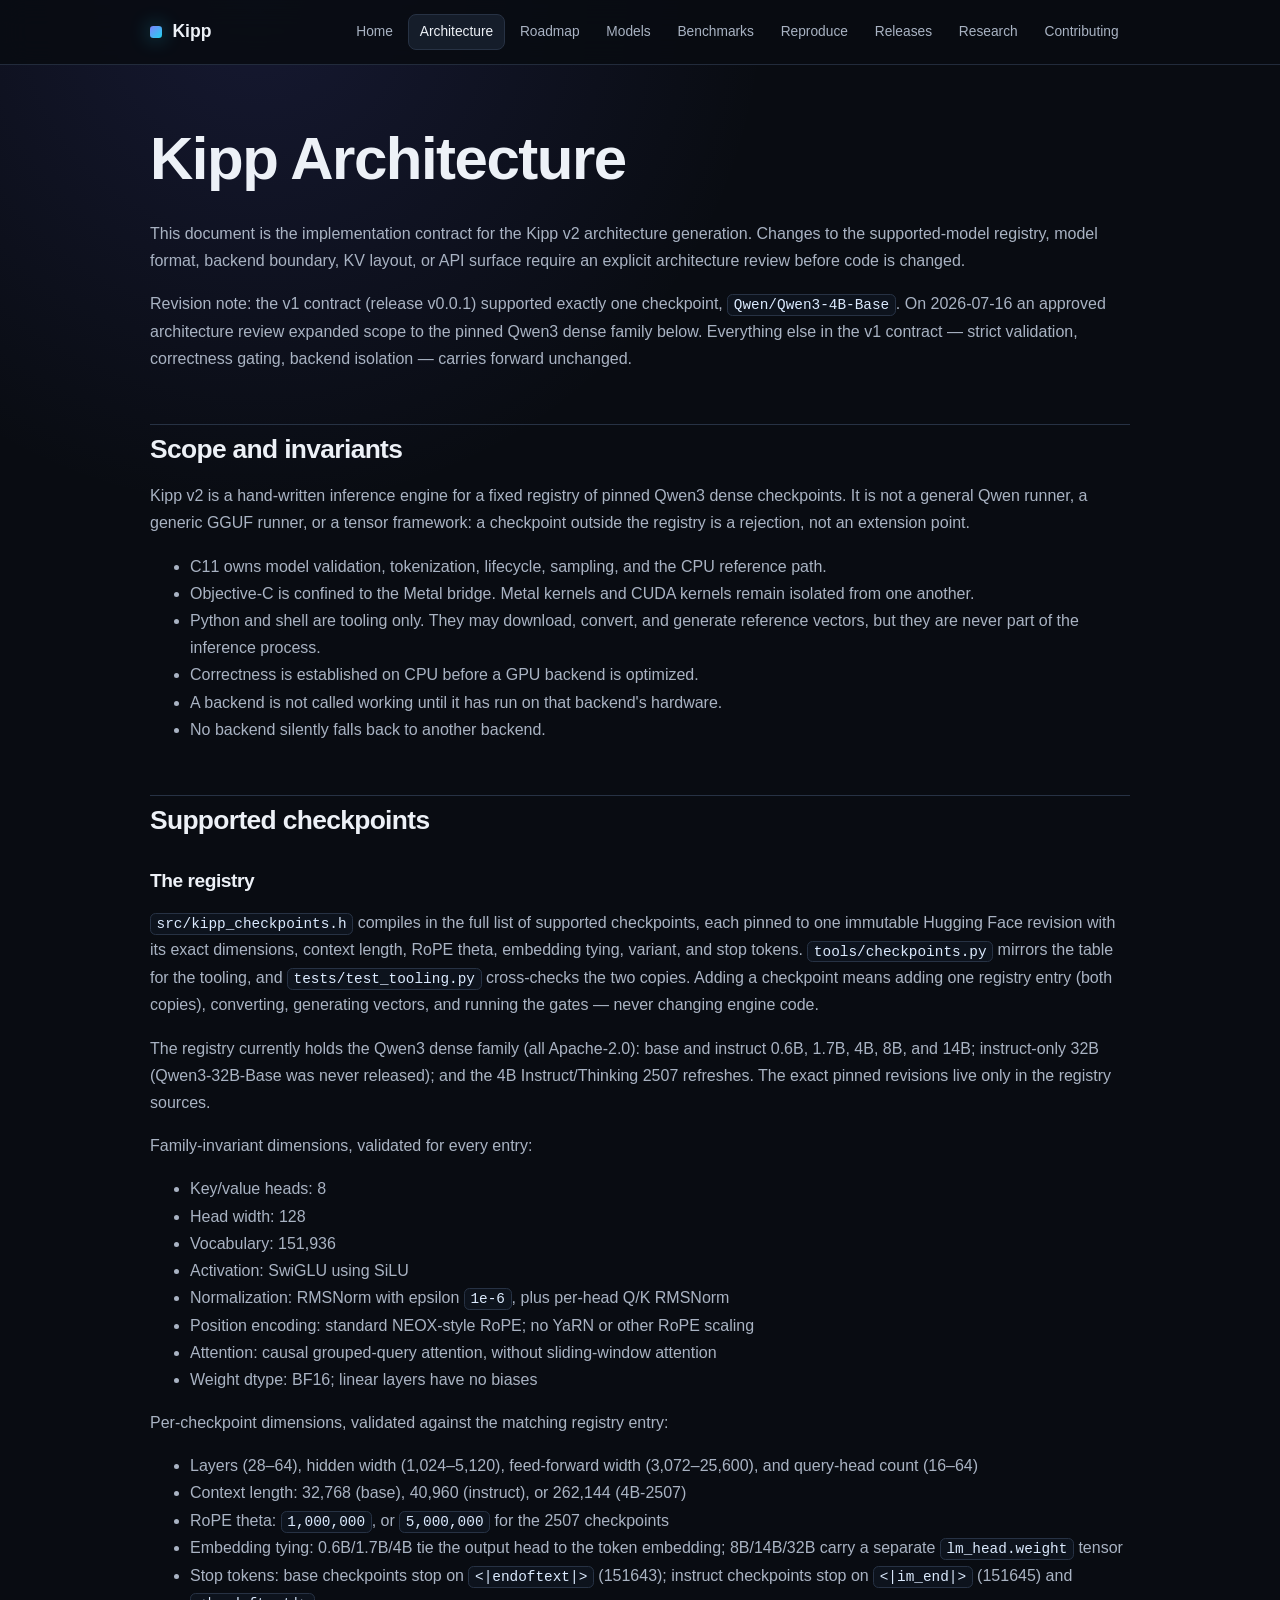
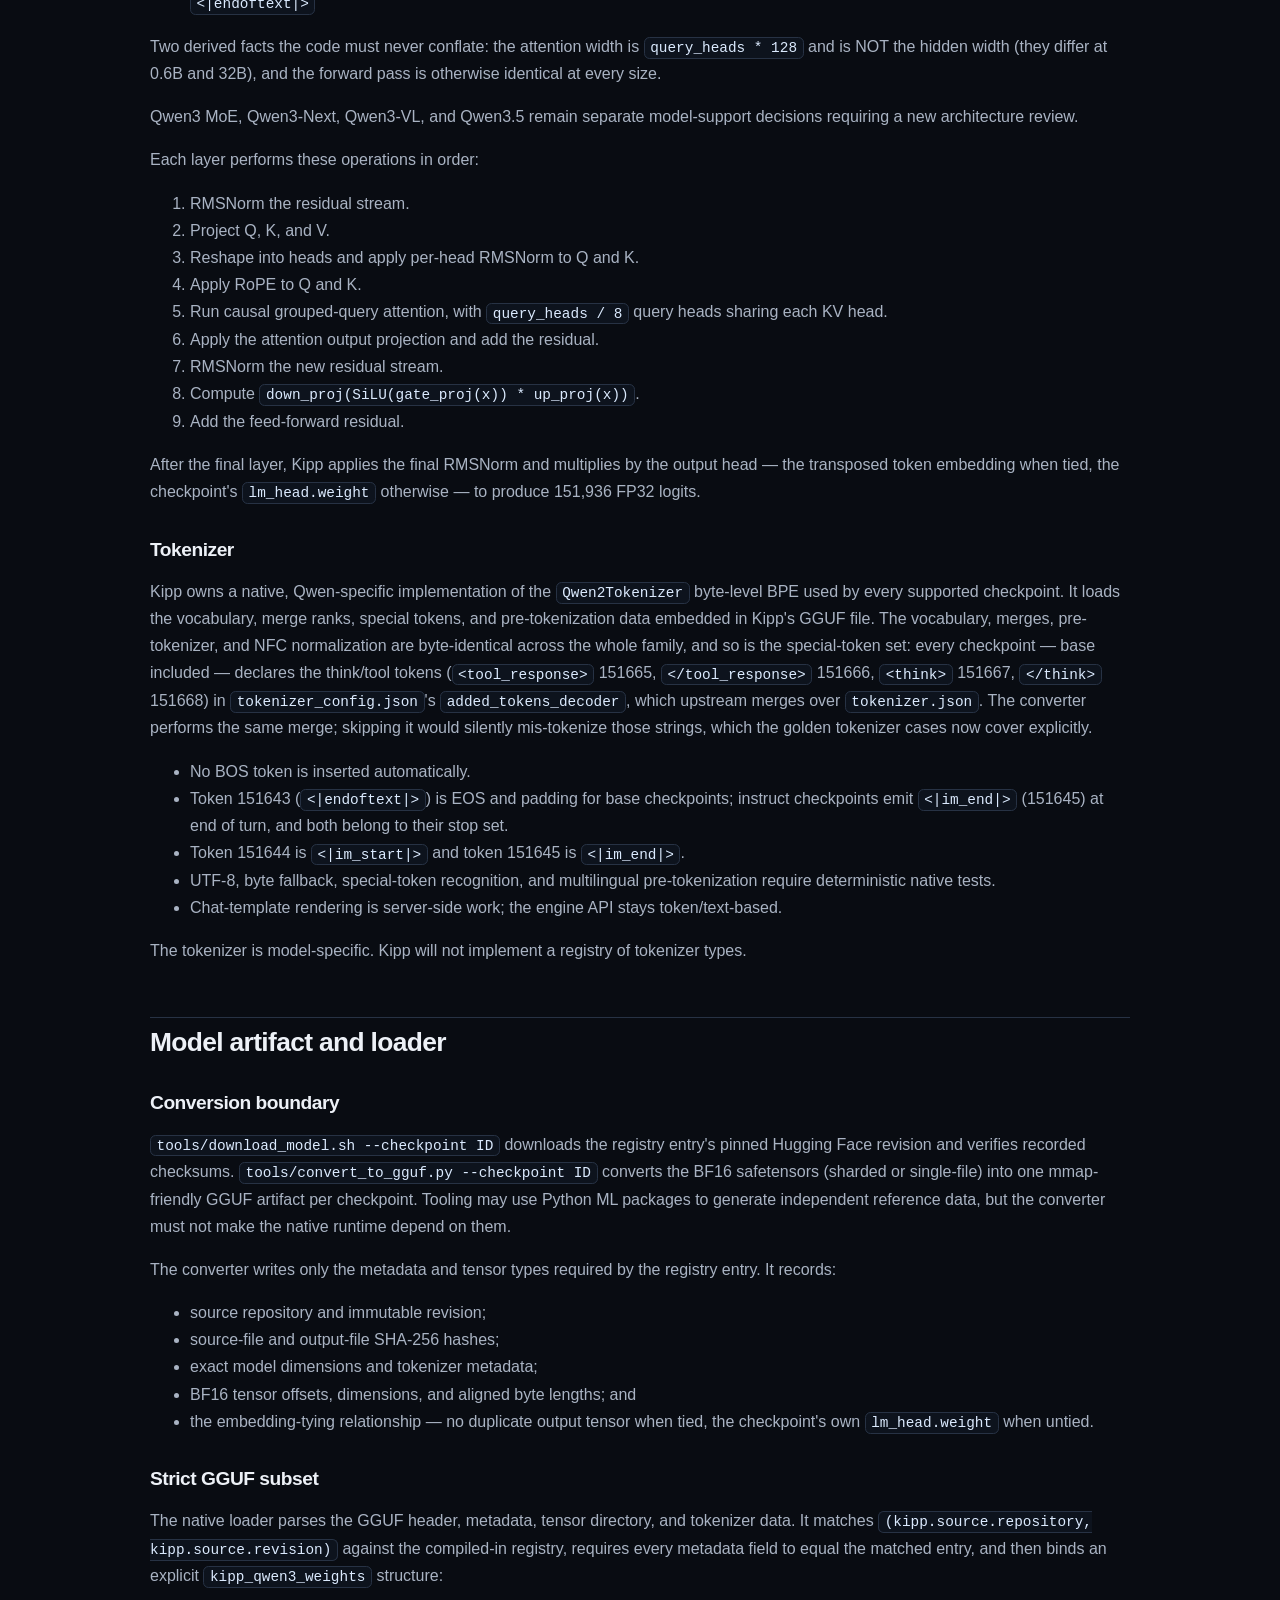
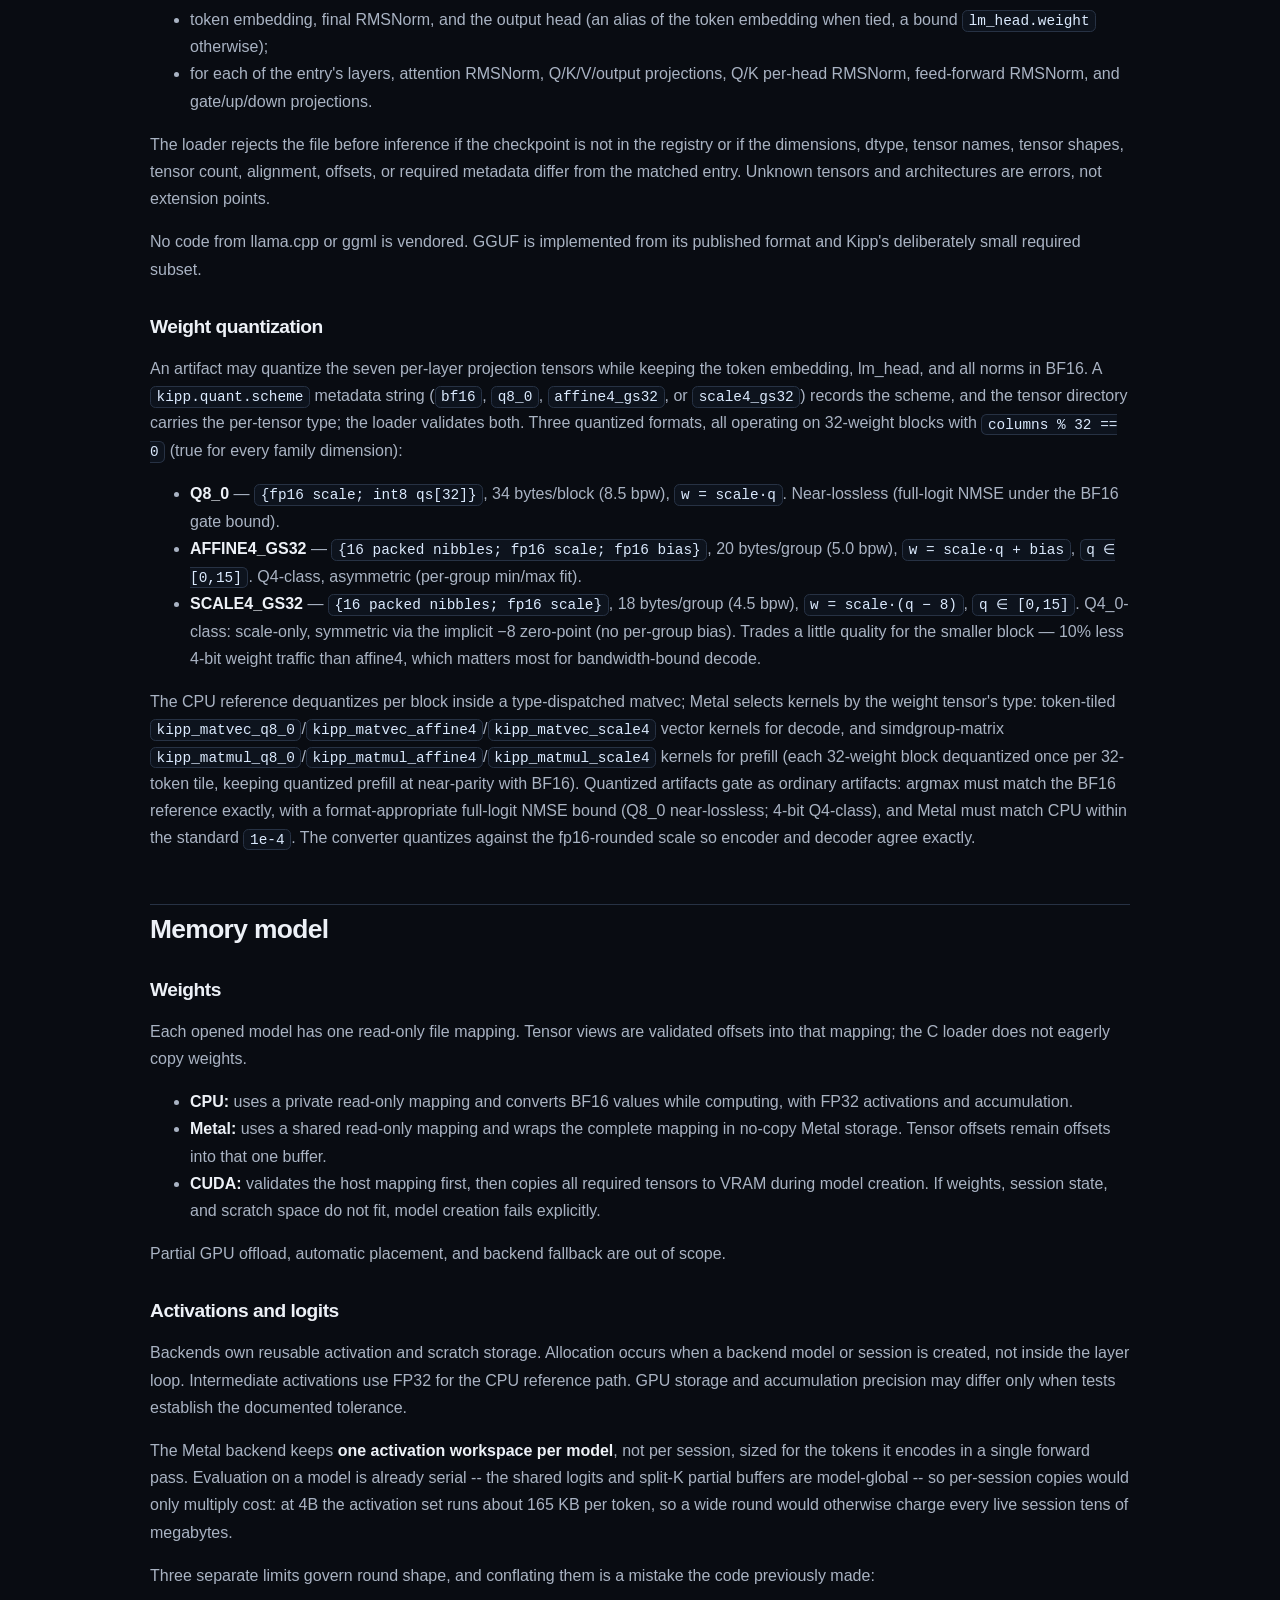
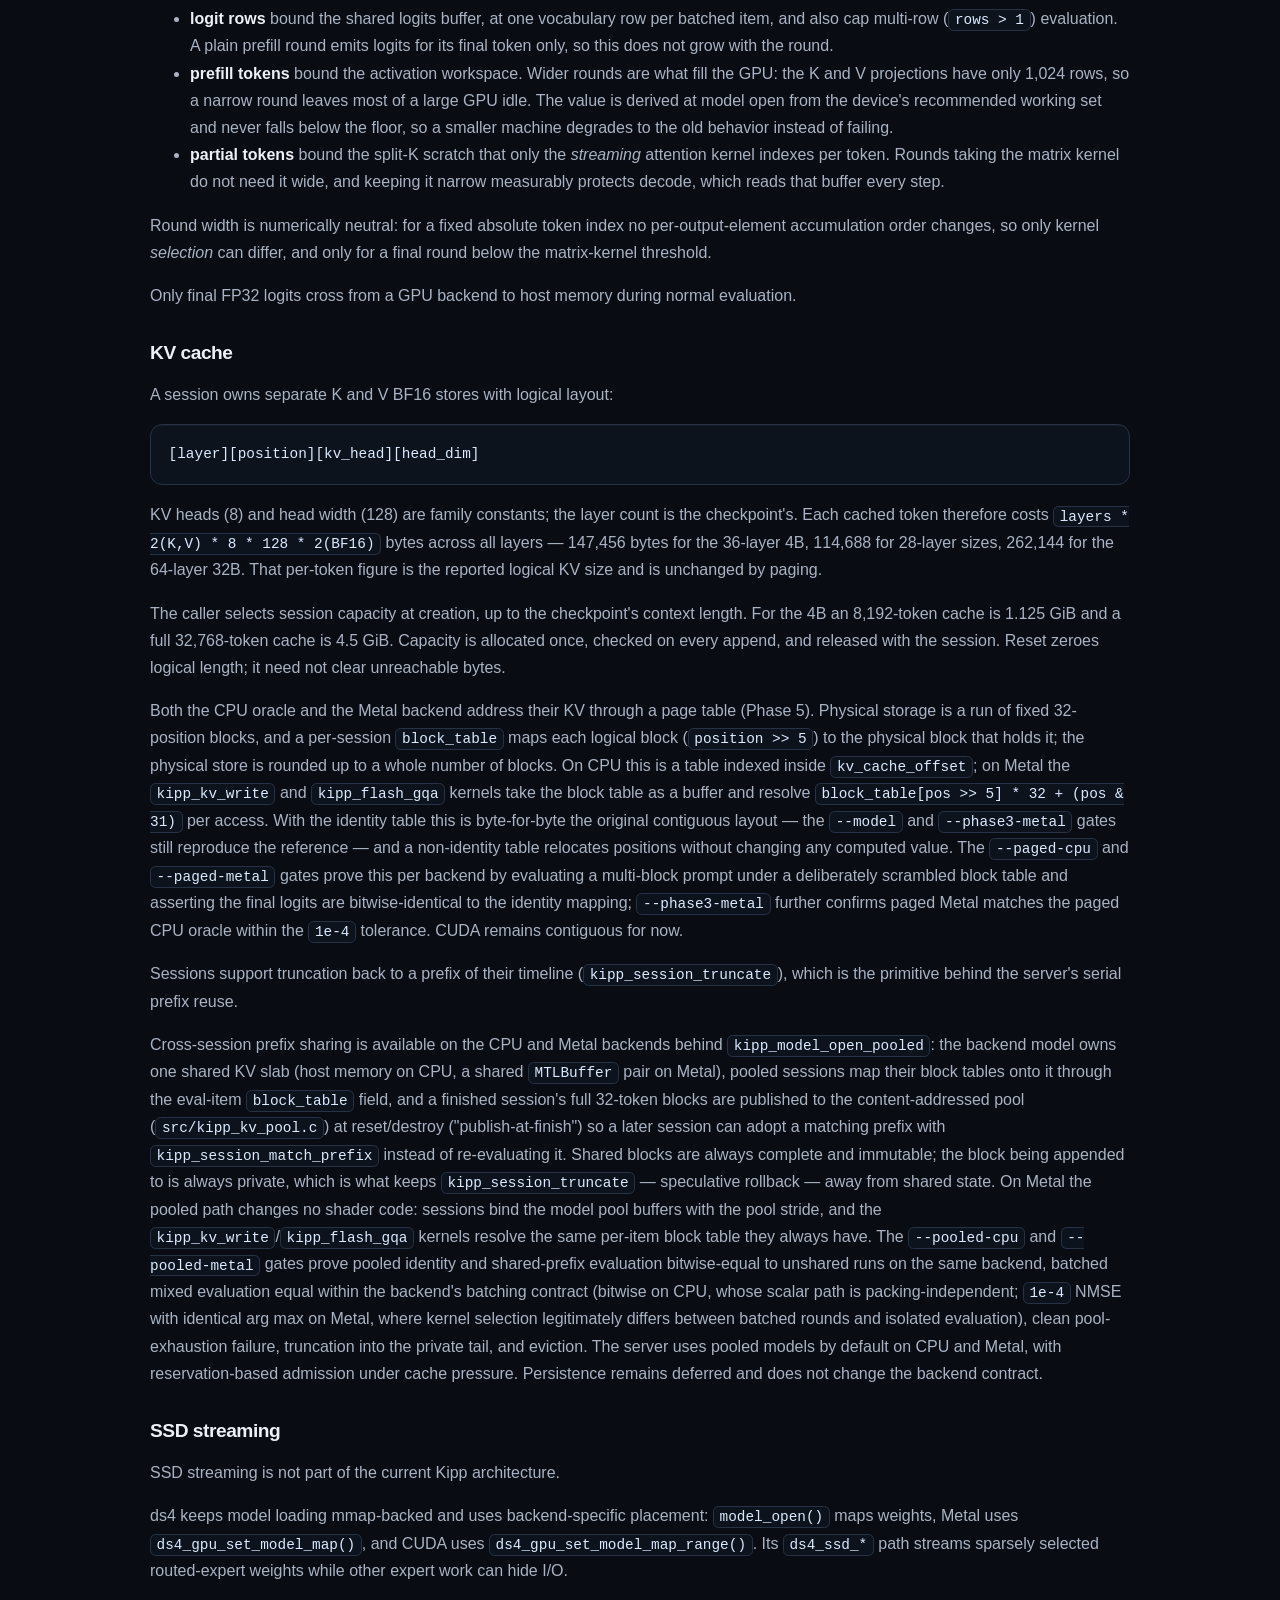
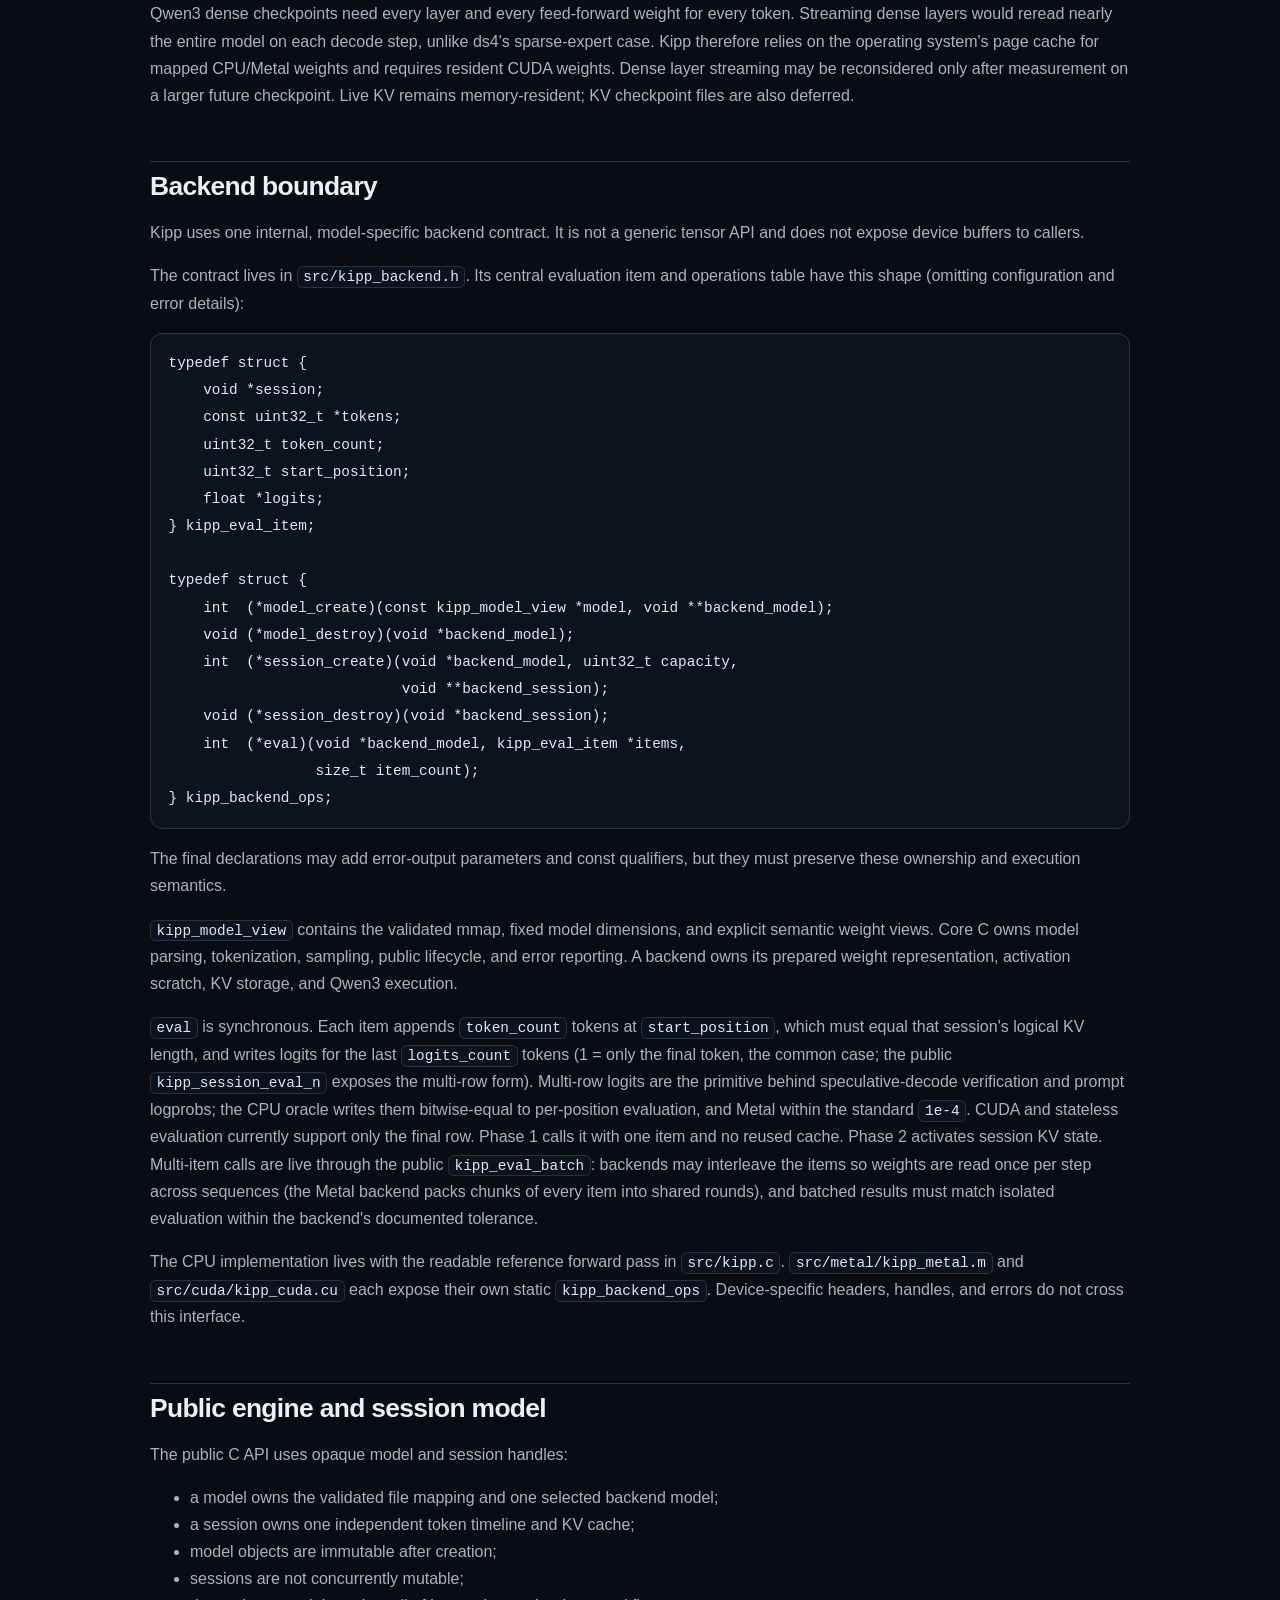
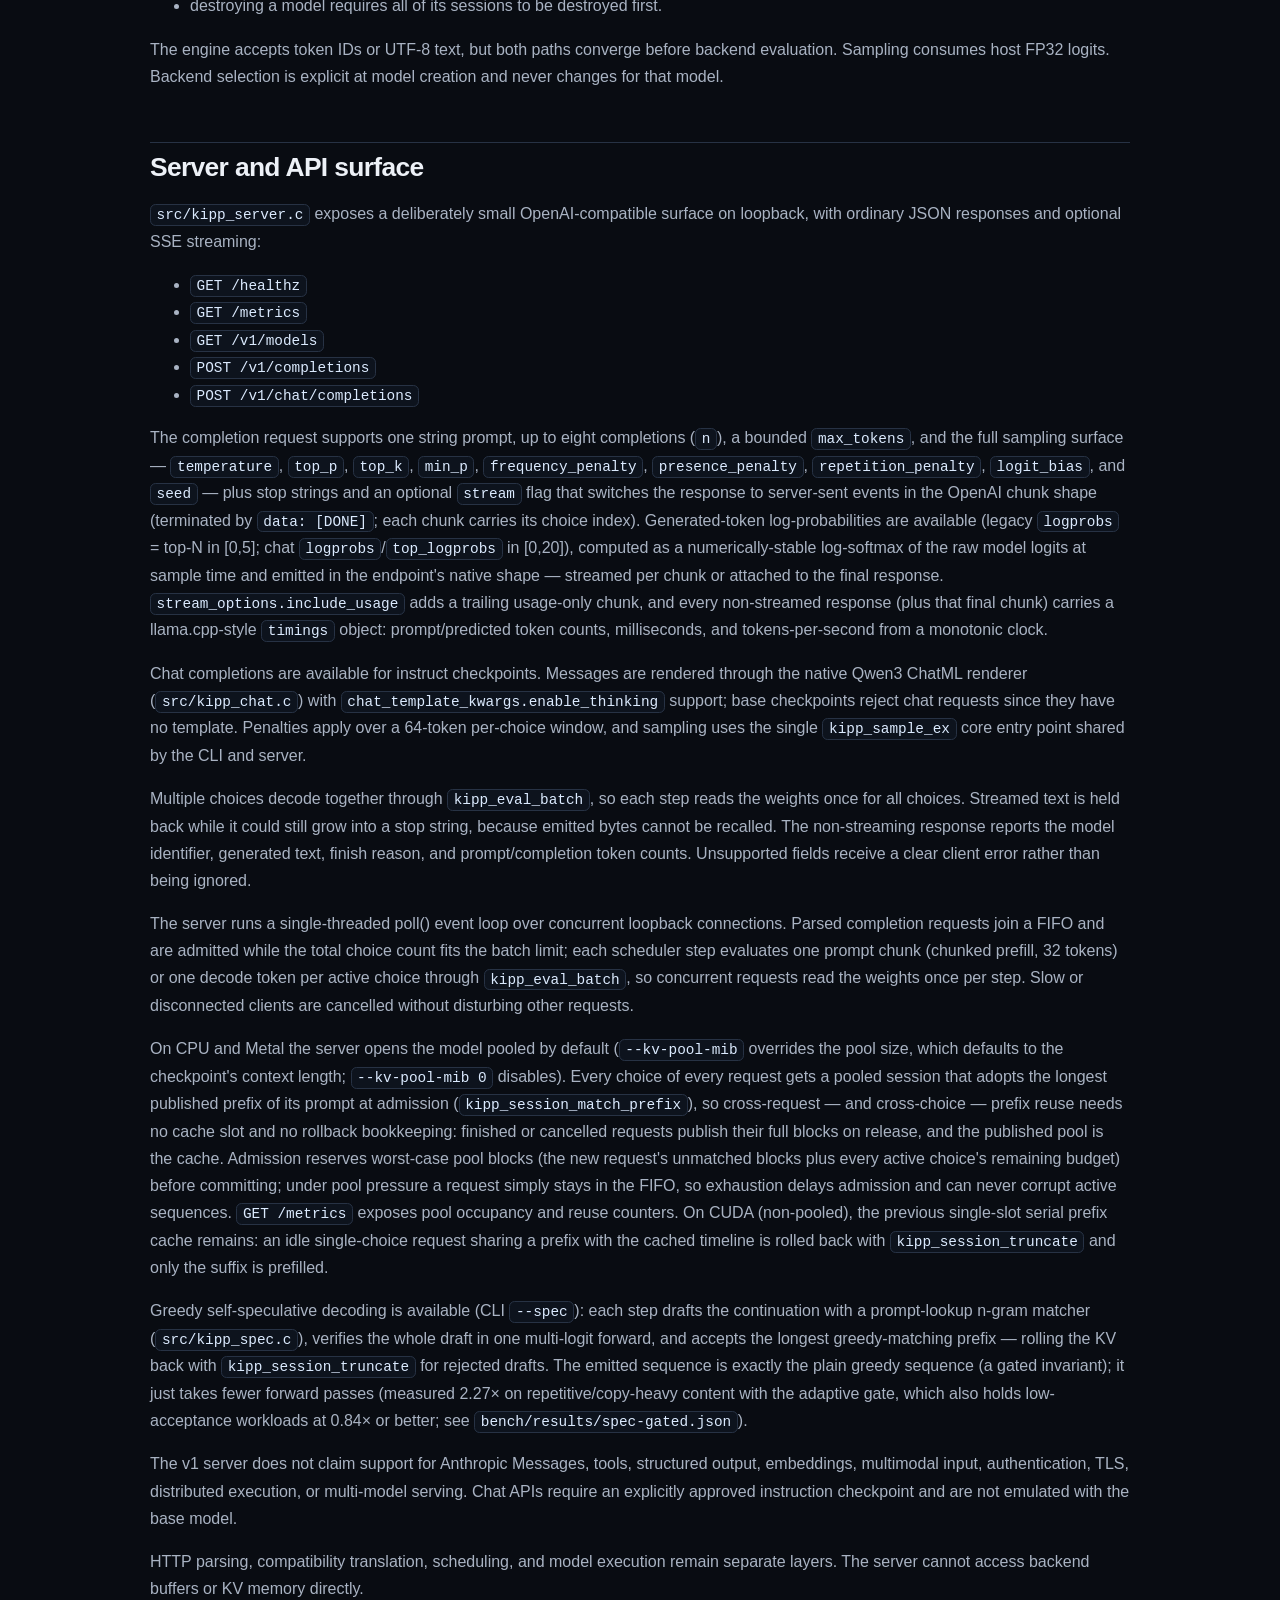
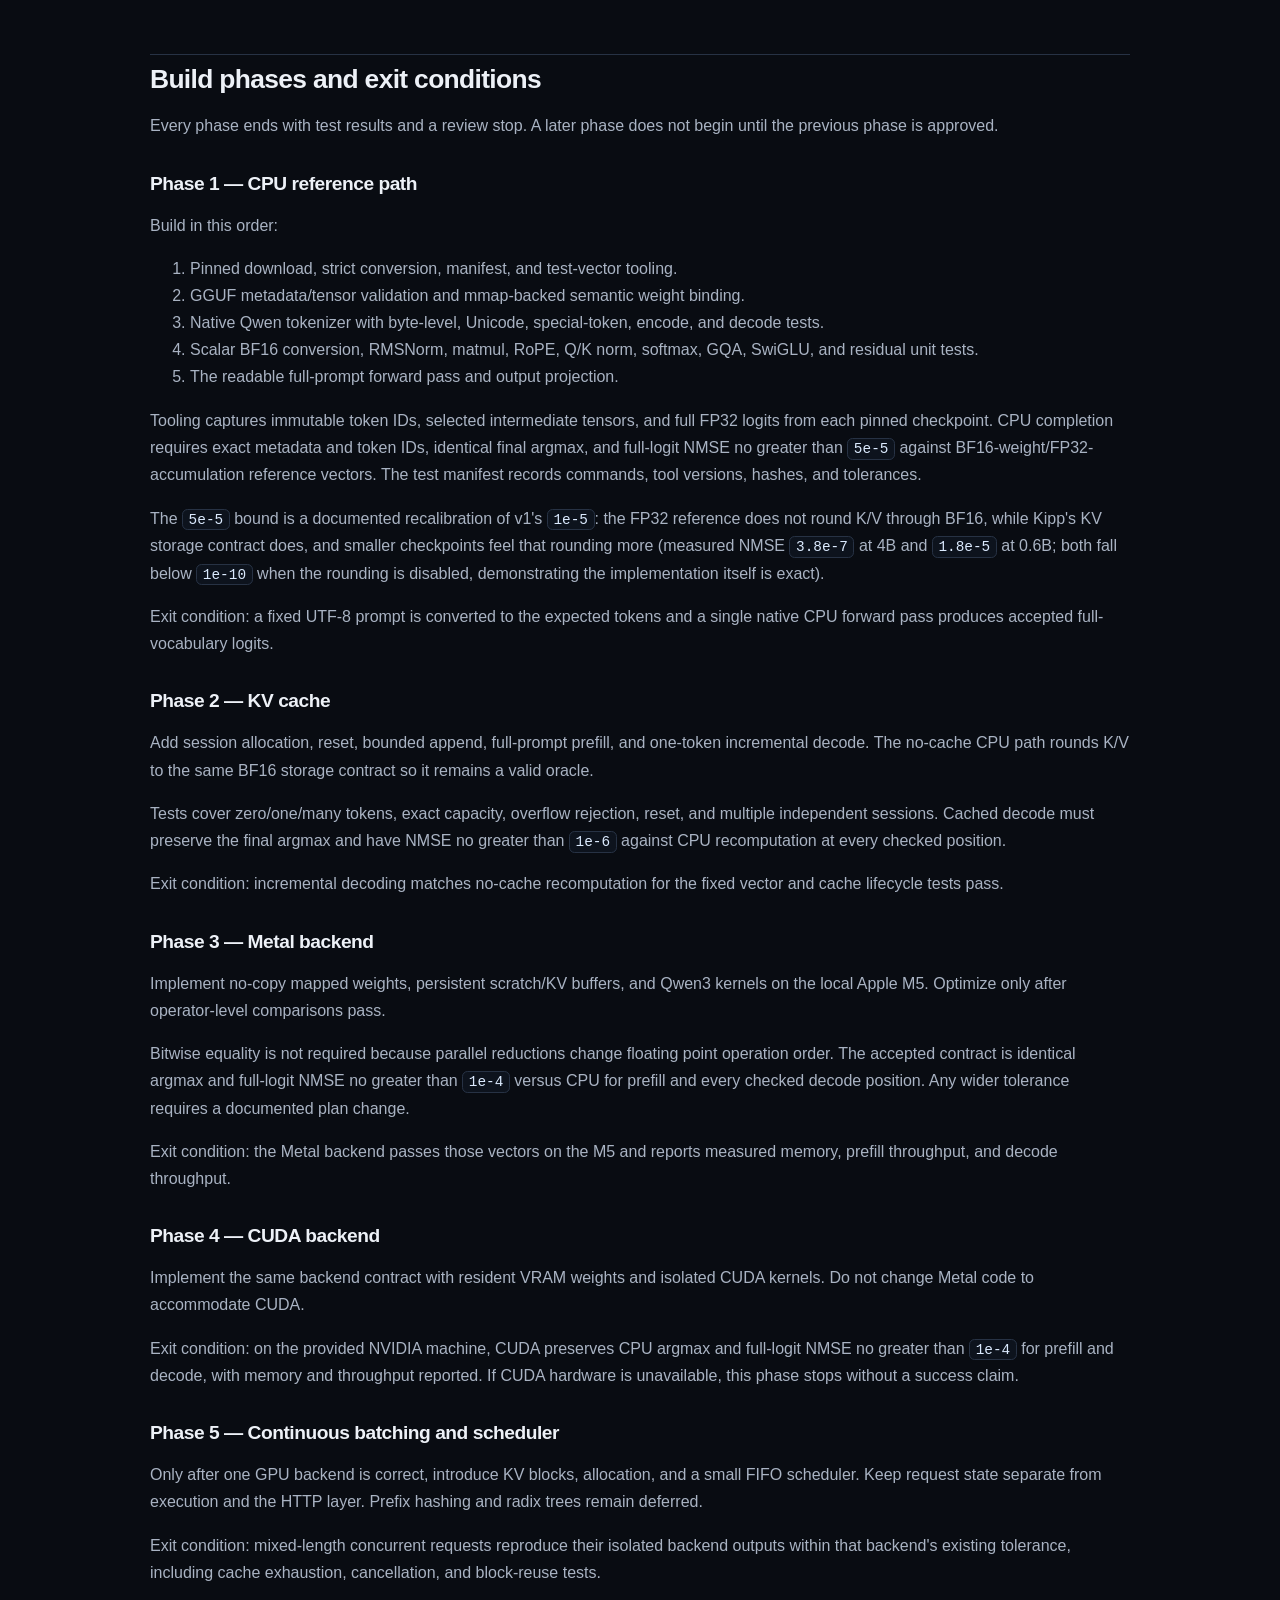
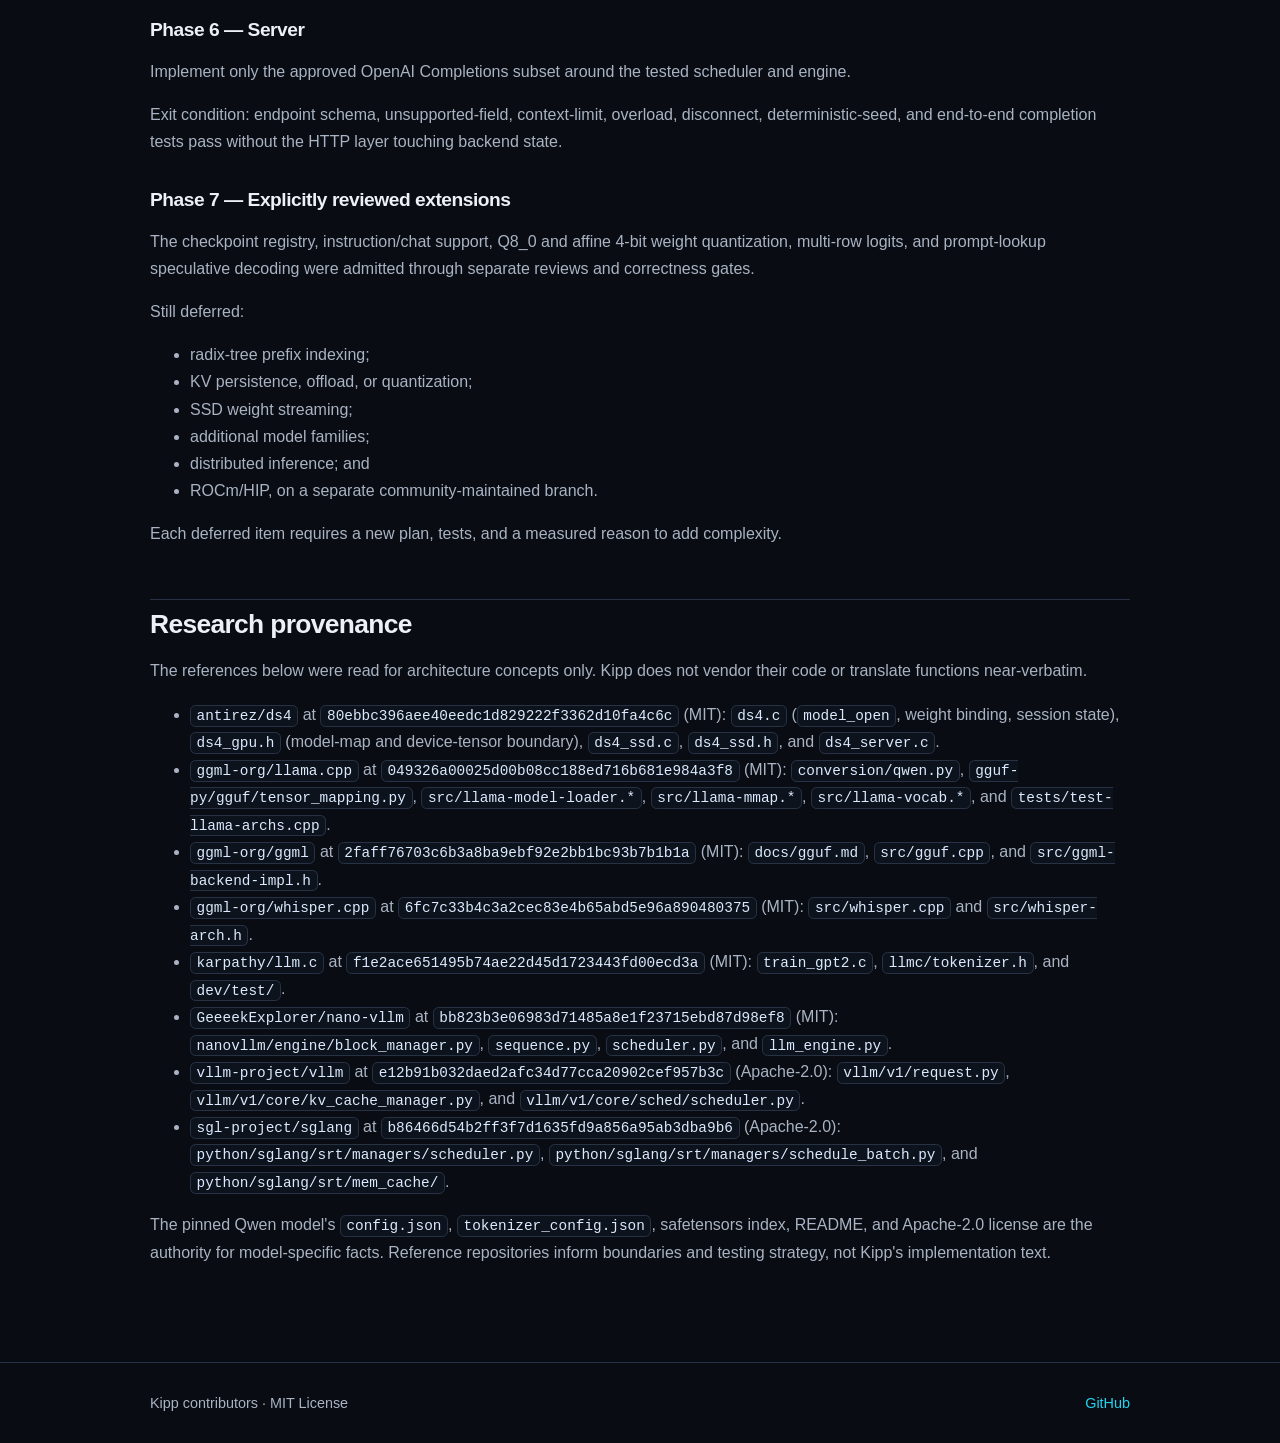
<file: docs/architecture.html>
<!doctype html>
<html lang="en">
<head>
  <meta charset="utf-8">
  <meta name="viewport" content="width=device-width, initial-scale=1">
  <title>Architecture — Kipp</title>
  <meta name="description" content="Model, memory, backend, serving, and correctness contracts.">
  <link rel="stylesheet" href="assets/site.css">
</head>
<body>
  <header class="site-header">
    <div class="wrap header-content">
      <a class="brand" href="index.html">
        <span class="brand-mark"></span>
        Kipp
      </a>
      <nav aria-label="Primary"><a href="index.html">Home</a>
        <a href="architecture.html" aria-current="page">Architecture</a>
        <a href="roadmap.html">Roadmap</a>
        <a href="model-support.html">Models</a>
        <a href="benchmarks.html">Benchmarks</a>
        <a href="reproducing.html">Reproduce</a>
        <a href="releasing.html">Releases</a>
        <a href="research/inspiration-notes.html">Research</a>
        <a href="contributing.html">Contributing</a></nav>
    </div>
  </header>
  <main class="wrap content">
<h1>Kipp Architecture</h1>
<p>This document is the implementation contract for the Kipp v2 architecture
generation. Changes to the supported-model registry, model format, backend
boundary, KV layout, or API surface require an explicit architecture review
before code is changed.</p>
<p>Revision note: the v1 contract (release v0.0.1) supported exactly one
checkpoint, <code>Qwen/Qwen3-4B-Base</code>. On 2026-07-16 an approved architecture
review expanded scope to the pinned Qwen3 dense family below. Everything
else in the v1 contract — strict validation, correctness gating, backend
isolation — carries forward unchanged.</p>
<h2>Scope and invariants</h2>
<p>Kipp v2 is a hand-written inference engine for a fixed registry of pinned
Qwen3 dense checkpoints. It is not a general Qwen runner, a generic GGUF
runner, or a tensor framework: a checkpoint outside the registry is a
rejection, not an extension point.</p>
<ul>
<li>C11 owns model validation, tokenization, lifecycle, sampling, and the CPU
reference path.</li>
<li>Objective-C is confined to the Metal bridge. Metal kernels and CUDA kernels
remain isolated from one another.</li>
<li>Python and shell are tooling only. They may download, convert, and generate
reference vectors, but they are never part of the inference process.</li>
<li>Correctness is established on CPU before a GPU backend is optimized.</li>
<li>A backend is not called working until it has run on that backend's hardware.</li>
<li>No backend silently falls back to another backend.</li>
</ul>
<h2>Supported checkpoints</h2>
<h3>The registry</h3>
<p><code>src/kipp_checkpoints.h</code> compiles in the full list of supported checkpoints,
each pinned to one immutable Hugging Face revision with its exact
dimensions, context length, RoPE theta, embedding tying, variant, and stop
tokens. <code>tools/checkpoints.py</code> mirrors the table for the tooling, and
<code>tests/test_tooling.py</code> cross-checks the two copies. Adding a checkpoint
means adding one registry entry (both copies), converting, generating
vectors, and running the gates — never changing engine code.</p>
<p>The registry currently holds the Qwen3 dense family (all Apache-2.0):
base and instruct 0.6B, 1.7B, 4B, 8B, and 14B; instruct-only 32B
(Qwen3-32B-Base was never released); and the 4B Instruct/Thinking 2507
refreshes. The exact pinned revisions live only in the registry sources.</p>
<p>Family-invariant dimensions, validated for every entry:</p>
<ul>
<li>Key/value heads: 8</li>
<li>Head width: 128</li>
<li>Vocabulary: 151,936</li>
<li>Activation: SwiGLU using SiLU</li>
<li>Normalization: RMSNorm with epsilon <code>1e-6</code>, plus per-head Q/K RMSNorm</li>
<li>Position encoding: standard NEOX-style RoPE; no YaRN or other RoPE scaling</li>
<li>Attention: causal grouped-query attention, without sliding-window attention</li>
<li>Weight dtype: BF16; linear layers have no biases</li>
</ul>
<p>Per-checkpoint dimensions, validated against the matching registry entry:</p>
<ul>
<li>Layers (28–64), hidden width (1,024–5,120), feed-forward width
(3,072–25,600), and query-head count (16–64)</li>
<li>Context length: 32,768 (base), 40,960 (instruct), or 262,144 (4B-2507)</li>
<li>RoPE theta: <code>1,000,000</code>, or <code>5,000,000</code> for the 2507 checkpoints</li>
<li>Embedding tying: 0.6B/1.7B/4B tie the output head to the token embedding;
8B/14B/32B carry a separate <code>lm_head.weight</code> tensor</li>
<li>Stop tokens: base checkpoints stop on <code>&lt;|endoftext|&gt;</code> (151643); instruct
checkpoints stop on <code>&lt;|im_end|&gt;</code> (151645) and <code>&lt;|endoftext|&gt;</code></li>
</ul>
<p>Two derived facts the code must never conflate: the attention width is
<code>query_heads * 128</code> and is NOT the hidden width (they differ at 0.6B and
32B), and the forward pass is otherwise identical at every size.</p>
<p>Qwen3 MoE, Qwen3-Next, Qwen3-VL, and Qwen3.5 remain separate model-support
decisions requiring a new architecture review.</p>
<p>Each layer performs these operations in order:</p>
<ol>
<li>RMSNorm the residual stream.</li>
<li>Project Q, K, and V.</li>
<li>Reshape into heads and apply per-head RMSNorm to Q and K.</li>
<li>Apply RoPE to Q and K.</li>
<li>Run causal grouped-query attention, with <code>query_heads / 8</code> query heads
sharing each KV head.</li>
<li>Apply the attention output projection and add the residual.</li>
<li>RMSNorm the new residual stream.</li>
<li>Compute <code>down_proj(SiLU(gate_proj(x)) * up_proj(x))</code>.</li>
<li>Add the feed-forward residual.</li>
</ol>
<p>After the final layer, Kipp applies the final RMSNorm and multiplies by the
output head — the transposed token embedding when tied, the checkpoint's
<code>lm_head.weight</code> otherwise — to produce 151,936 FP32 logits.</p>
<h3>Tokenizer</h3>
<p>Kipp owns a native, Qwen-specific implementation of the
<code>Qwen2Tokenizer</code> byte-level BPE used by every supported checkpoint. It loads
the vocabulary, merge ranks, special tokens, and pre-tokenization data
embedded in Kipp's GGUF file. The vocabulary, merges, pre-tokenizer, and
NFC normalization are byte-identical across the whole family, and so is the
special-token set: every checkpoint — base included — declares the
think/tool tokens (<code>&lt;tool_response&gt;</code> 151665, <code>&lt;/tool_response&gt;</code> 151666,
<code>&lt;think&gt;</code> 151667, <code>&lt;/think&gt;</code> 151668) in <code>tokenizer_config.json</code>'s
<code>added_tokens_decoder</code>, which upstream merges over <code>tokenizer.json</code>. The
converter performs the same merge; skipping it would silently mis-tokenize
those strings, which the golden tokenizer cases now cover explicitly.</p>
<ul>
<li>No BOS token is inserted automatically.</li>
<li>Token 151643 (<code>&lt;|endoftext|&gt;</code>) is EOS and padding for base checkpoints;
instruct checkpoints emit <code>&lt;|im_end|&gt;</code> (151645) at end of turn, and both
belong to their stop set.</li>
<li>Token 151644 is <code>&lt;|im_start|&gt;</code> and token 151645 is <code>&lt;|im_end|&gt;</code>.</li>
<li>UTF-8, byte fallback, special-token recognition, and multilingual
pre-tokenization require deterministic native tests.</li>
<li>Chat-template rendering is server-side work; the engine API stays
token/text-based.</li>
</ul>
<p>The tokenizer is model-specific. Kipp will not implement a registry of
tokenizer types.</p>
<h2>Model artifact and loader</h2>
<h3>Conversion boundary</h3>
<p><code>tools/download_model.sh --checkpoint ID</code> downloads the registry entry's
pinned Hugging Face revision and verifies recorded checksums.
<code>tools/convert_to_gguf.py --checkpoint ID</code> converts the BF16 safetensors
(sharded or single-file) into one mmap-friendly GGUF artifact per
checkpoint. Tooling may use Python ML packages to generate independent
reference data, but the converter must not make the native runtime depend on
them.</p>
<p>The converter writes only the metadata and tensor types required by the
registry entry. It records:</p>
<ul>
<li>source repository and immutable revision;</li>
<li>source-file and output-file SHA-256 hashes;</li>
<li>exact model dimensions and tokenizer metadata;</li>
<li>BF16 tensor offsets, dimensions, and aligned byte lengths; and</li>
<li>the embedding-tying relationship — no duplicate output tensor when tied,
the checkpoint's own <code>lm_head.weight</code> when untied.</li>
</ul>
<h3>Strict GGUF subset</h3>
<p>The native loader parses the GGUF header, metadata, tensor directory, and
tokenizer data. It matches <code>(kipp.source.repository, kipp.source.revision)</code>
against the compiled-in registry, requires every metadata field to equal the
matched entry, and then binds an explicit <code>kipp_qwen3_weights</code> structure:</p>
<ul>
<li>token embedding, final RMSNorm, and the output head (an alias of the
token embedding when tied, a bound <code>lm_head.weight</code> otherwise);</li>
<li>for each of the entry's layers, attention RMSNorm, Q/K/V/output
projections, Q/K per-head RMSNorm, feed-forward RMSNorm, and gate/up/down
projections.</li>
</ul>
<p>The loader rejects the file before inference if the checkpoint is not in the
registry or if the dimensions, dtype, tensor names, tensor shapes, tensor
count, alignment, offsets, or required metadata differ from the matched
entry. Unknown tensors and architectures are errors, not extension points.</p>
<p>No code from llama.cpp or ggml is vendored. GGUF is implemented from its
published format and Kipp's deliberately small required subset.</p>
<h3>Weight quantization</h3>
<p>An artifact may quantize the seven per-layer projection tensors while
keeping the token embedding, lm_head, and all norms in BF16. A
<code>kipp.quant.scheme</code> metadata string (<code>bf16</code>, <code>q8_0</code>, <code>affine4_gs32</code>, or
<code>scale4_gs32</code>) records the scheme, and the tensor directory carries the
per-tensor type; the loader validates both. Three quantized formats, all
operating on 32-weight blocks with <code>columns % 32 == 0</code> (true for every family
dimension):</p>
<ul>
<li><strong>Q8_0</strong> — <code>{fp16 scale; int8 qs[32]}</code>, 34 bytes/block (8.5 bpw),
<code>w = scale·q</code>. Near-lossless (full-logit NMSE under the BF16 gate bound).</li>
<li><strong>AFFINE4_GS32</strong> — <code>{16 packed nibbles; fp16 scale; fp16 bias}</code>, 20
bytes/group (5.0 bpw), <code>w = scale·q + bias</code>, <code>q ∈ [0,15]</code>. Q4-class,
asymmetric (per-group min/max fit).</li>
<li><strong>SCALE4_GS32</strong> — <code>{16 packed nibbles; fp16 scale}</code>, 18 bytes/group
(4.5 bpw), <code>w = scale·(q − 8)</code>, <code>q ∈ [0,15]</code>. Q4_0-class: scale-only,
symmetric via the implicit −8 zero-point (no per-group bias). Trades a
little quality for the smaller block — 10% less 4-bit weight traffic than
affine4, which matters most for bandwidth-bound decode.</li>
</ul>
<p>The CPU reference dequantizes per block inside a type-dispatched matvec;
Metal selects kernels by the weight tensor's type: token-tiled
<code>kipp_matvec_q8_0</code>/<code>kipp_matvec_affine4</code>/<code>kipp_matvec_scale4</code> vector kernels
for decode, and simdgroup-matrix
<code>kipp_matmul_q8_0</code>/<code>kipp_matmul_affine4</code>/<code>kipp_matmul_scale4</code> kernels for
prefill (each 32-weight block dequantized once per 32-token tile, keeping
quantized prefill at near-parity with BF16). Quantized artifacts
gate as ordinary artifacts: argmax must match the BF16 reference exactly,
with a format-appropriate full-logit NMSE bound (Q8_0 near-lossless; 4-bit
Q4-class), and Metal must match CPU within the standard <code>1e-4</code>. The
converter quantizes against the fp16-rounded scale so encoder and decoder
agree exactly.</p>
<h2>Memory model</h2>
<h3>Weights</h3>
<p>Each opened model has one read-only file mapping. Tensor views are validated
offsets into that mapping; the C loader does not eagerly copy weights.</p>
<ul>
<li><strong>CPU:</strong> uses a private read-only mapping and converts BF16 values while
computing, with FP32 activations and accumulation.</li>
<li><strong>Metal:</strong> uses a shared read-only mapping and wraps the complete mapping in
no-copy Metal storage. Tensor offsets remain offsets into that one buffer.</li>
<li><strong>CUDA:</strong> validates the host mapping first, then copies all required tensors
to VRAM during model creation. If weights, session state, and scratch space
do not fit, model creation fails explicitly.</li>
</ul>
<p>Partial GPU offload, automatic placement, and backend fallback are out of
scope.</p>
<h3>Activations and logits</h3>
<p>Backends own reusable activation and scratch storage. Allocation occurs when a
backend model or session is created, not inside the layer loop. Intermediate
activations use FP32 for the CPU reference path. GPU storage and accumulation
precision may differ only when tests establish the documented tolerance.</p>
<p>The Metal backend keeps <strong>one activation workspace per model</strong>, not per
session, sized for the tokens it encodes in a single forward pass. Evaluation on
a model is already serial -- the shared logits and split-K partial buffers are
model-global -- so per-session copies would only multiply cost: at 4B the
activation set runs about 165 KB per token, so a wide round would otherwise
charge every live session tens of megabytes.</p>
<p>Three separate limits govern round shape, and conflating them is a mistake the
code previously made:</p>
<ul>
<li><strong>logit rows</strong> bound the shared logits buffer, at one vocabulary row per
batched item, and also cap multi-row (<code>rows &gt; 1</code>) evaluation. A plain prefill
round emits logits for its final token only, so this does not grow with the
round.</li>
<li><strong>prefill tokens</strong> bound the activation workspace. Wider rounds are what fill
the GPU: the K and V projections have only 1,024 rows, so a narrow round
leaves most of a large GPU idle. The value is derived at model open from the
device's recommended working set and never falls below the floor, so a
smaller machine degrades to the old behavior instead of failing.</li>
<li><strong>partial tokens</strong> bound the split-K scratch that only the <em>streaming</em>
attention kernel indexes per token. Rounds taking the matrix kernel do not
need it wide, and keeping it narrow measurably protects decode, which reads
that buffer every step.</li>
</ul>
<p>Round width is numerically neutral: for a fixed absolute token index no
per-output-element accumulation order changes, so only kernel <em>selection</em> can
differ, and only for a final round below the matrix-kernel threshold.</p>
<p>Only final FP32 logits cross from a GPU backend to host memory during normal
evaluation.</p>
<h3>KV cache</h3>
<p>A session owns separate K and V BF16 stores with logical layout:</p>
<pre><code class="language-text">[layer][position][kv_head][head_dim]
</code></pre>
<p>KV heads (8) and head width (128) are family constants; the layer count is
the checkpoint's. Each cached token therefore costs
<code>layers * 2(K,V) * 8 * 128 * 2(BF16)</code> bytes across all layers — 147,456
bytes for the 36-layer 4B, 114,688 for 28-layer sizes, 262,144 for the
64-layer 32B. That per-token figure is the reported logical KV size and is
unchanged by paging.</p>
<p>The caller selects session capacity at creation, up to the checkpoint's
context length. For the 4B an 8,192-token cache is 1.125 GiB and a full
32,768-token cache is 4.5 GiB. Capacity is allocated once, checked on every
append, and released with the session. Reset zeroes logical length; it need
not clear unreachable bytes.</p>
<p>Both the CPU oracle and the Metal backend address their KV through a page
table (Phase 5). Physical storage is a run of fixed 32-position blocks, and
a per-session <code>block_table</code> maps each logical block (<code>position &gt;&gt; 5</code>) to the
physical block that holds it; the physical store is rounded up to a whole
number of blocks. On CPU this is a table indexed inside <code>kv_cache_offset</code>;
on Metal the <code>kipp_kv_write</code> and <code>kipp_flash_gqa</code> kernels take the block
table as a buffer and resolve <code>block_table[pos &gt;&gt; 5] * 32 + (pos &amp; 31)</code> per
access. With the identity table this is byte-for-byte the original
contiguous layout — the <code>--model</code> and <code>--phase3-metal</code> gates still reproduce
the reference — and a non-identity table relocates positions without
changing any computed value. The <code>--paged-cpu</code> and <code>--paged-metal</code> gates
prove this per backend by evaluating a multi-block prompt under a
deliberately scrambled block table and asserting the final logits are
bitwise-identical to the identity mapping; <code>--phase3-metal</code> further confirms
paged Metal matches the paged CPU oracle within the <code>1e-4</code> tolerance. CUDA
remains contiguous for now.</p>
<p>Sessions support truncation back to a prefix of their timeline
(<code>kipp_session_truncate</code>), which is the primitive behind the server's
serial prefix reuse.</p>
<p>Cross-session prefix sharing is available on the CPU and Metal backends
behind <code>kipp_model_open_pooled</code>: the backend model owns one shared KV slab
(host memory on CPU, a shared <code>MTLBuffer</code> pair on Metal), pooled sessions
map their block tables onto it through the eval-item <code>block_table</code> field,
and a finished session's full 32-token blocks are published to the
content-addressed pool (<code>src/kipp_kv_pool.c</code>) at reset/destroy
(&quot;publish-at-finish&quot;) so a later session can adopt a matching prefix with
<code>kipp_session_match_prefix</code> instead of re-evaluating it. Shared blocks are
always complete and immutable; the block being appended to is always
private, which is what keeps <code>kipp_session_truncate</code> — speculative rollback
— away from shared state. On Metal the pooled path changes no shader code:
sessions bind the model pool buffers with the pool stride, and the
<code>kipp_kv_write</code>/<code>kipp_flash_gqa</code> kernels resolve the same per-item block
table they always have. The <code>--pooled-cpu</code> and <code>--pooled-metal</code> gates prove
pooled identity and shared-prefix evaluation bitwise-equal to unshared
runs on the same backend, batched mixed evaluation equal within the
backend's batching contract (bitwise on CPU, whose scalar path is
packing-independent; <code>1e-4</code> NMSE with identical arg max on Metal, where
kernel selection legitimately differs between batched rounds and isolated
evaluation), clean pool-exhaustion failure,
truncation into the private tail, and eviction. The server uses pooled
models by default on CPU and Metal, with reservation-based admission under
cache pressure. Persistence remains deferred and does not change the backend
contract.</p>
<h3>SSD streaming</h3>
<p>SSD streaming is not part of the current Kipp architecture.</p>
<p>ds4 keeps model loading mmap-backed and uses backend-specific placement:
<code>model_open()</code> maps weights, Metal uses <code>ds4_gpu_set_model_map()</code>, and CUDA
uses <code>ds4_gpu_set_model_map_range()</code>. Its <code>ds4_ssd_*</code> path streams sparsely
selected routed-expert weights while other expert work can hide I/O.</p>
<p>Qwen3 dense checkpoints need every layer and every feed-forward weight for
every token. Streaming dense layers would reread nearly the entire model on
each decode step, unlike ds4's sparse-expert case. Kipp therefore relies on
the operating system's page cache for mapped CPU/Metal weights and requires
resident CUDA weights. Dense layer streaming may be reconsidered only after
measurement on a larger future checkpoint. Live KV remains memory-resident;
KV checkpoint files are also deferred.</p>
<h2>Backend boundary</h2>
<p>Kipp uses one internal, model-specific backend contract. It is not a generic
tensor API and does not expose device buffers to callers.</p>
<p>The contract lives in <code>src/kipp_backend.h</code>. Its central evaluation item and
operations table have this shape (omitting configuration and error details):</p>
<pre><code class="language-c">typedef struct {
    void *session;
    const uint32_t *tokens;
    uint32_t token_count;
    uint32_t start_position;
    float *logits;
} kipp_eval_item;

typedef struct {
    int  (*model_create)(const kipp_model_view *model, void **backend_model);
    void (*model_destroy)(void *backend_model);
    int  (*session_create)(void *backend_model, uint32_t capacity,
                           void **backend_session);
    void (*session_destroy)(void *backend_session);
    int  (*eval)(void *backend_model, kipp_eval_item *items,
                 size_t item_count);
} kipp_backend_ops;
</code></pre>
<p>The final declarations may add error-output parameters and const qualifiers,
but they must preserve these ownership and execution semantics.</p>
<p><code>kipp_model_view</code> contains the validated mmap, fixed model dimensions, and
explicit semantic weight views. Core C owns model parsing, tokenization,
sampling, public lifecycle, and error reporting. A backend owns its prepared
weight representation, activation scratch, KV storage, and Qwen3 execution.</p>
<p><code>eval</code> is synchronous. Each item appends <code>token_count</code> tokens at
<code>start_position</code>, which must equal that session's logical KV length, and
writes logits for the last <code>logits_count</code> tokens (1 = only the final token,
the common case; the public <code>kipp_session_eval_n</code> exposes the multi-row
form). Multi-row logits are the primitive behind speculative-decode
verification and prompt logprobs; the CPU oracle writes them bitwise-equal
to per-position evaluation, and Metal within the standard <code>1e-4</code>. CUDA and
stateless evaluation currently support only the final row. Phase 1 calls it with one
item and no reused cache. Phase 2 activates session KV state. Multi-item
calls are live through the public <code>kipp_eval_batch</code>: backends may interleave
the items so weights are read once per step across sequences (the Metal
backend packs chunks of every item into shared rounds), and batched results
must match isolated evaluation within the backend's documented tolerance.</p>
<p>The CPU implementation lives with the readable reference forward pass in
<code>src/kipp.c</code>. <code>src/metal/kipp_metal.m</code> and <code>src/cuda/kipp_cuda.cu</code> each expose
their own static <code>kipp_backend_ops</code>. Device-specific headers, handles, and
errors do not cross this interface.</p>
<h2>Public engine and session model</h2>
<p>The public C API uses opaque model and session handles:</p>
<ul>
<li>a model owns the validated file mapping and one selected backend model;</li>
<li>a session owns one independent token timeline and KV cache;</li>
<li>model objects are immutable after creation;</li>
<li>sessions are not concurrently mutable;</li>
<li>destroying a model requires all of its sessions to be destroyed first.</li>
</ul>
<p>The engine accepts token IDs or UTF-8 text, but both paths converge before
backend evaluation. Sampling consumes host FP32 logits. Backend selection is
explicit at model creation and never changes for that model.</p>
<h2>Server and API surface</h2>
<p><code>src/kipp_server.c</code> exposes a deliberately small OpenAI-compatible surface
on loopback, with ordinary JSON responses and optional SSE streaming:</p>
<ul>
<li><code>GET /healthz</code></li>
<li><code>GET /metrics</code></li>
<li><code>GET /v1/models</code></li>
<li><code>POST /v1/completions</code></li>
<li><code>POST /v1/chat/completions</code></li>
</ul>
<p>The completion request supports one string prompt, up to eight completions
(<code>n</code>), a bounded <code>max_tokens</code>, and the full sampling surface — <code>temperature</code>,
<code>top_p</code>, <code>top_k</code>, <code>min_p</code>, <code>frequency_penalty</code>, <code>presence_penalty</code>,
<code>repetition_penalty</code>, <code>logit_bias</code>, and <code>seed</code> — plus stop strings and an
optional <code>stream</code> flag that switches the response to server-sent events in
the OpenAI chunk shape (terminated by <code>data: [DONE]</code>; each chunk carries its
choice index). Generated-token log-probabilities are available (legacy
<code>logprobs</code> = top-N in [0,5]; chat <code>logprobs</code>/<code>top_logprobs</code> in [0,20]),
computed as a numerically-stable log-softmax of the raw model logits at
sample time and emitted in the endpoint's native shape — streamed per chunk
or attached to the final response. <code>stream_options.include_usage</code> adds a
trailing usage-only chunk, and every non-streamed response (plus that final
chunk) carries a llama.cpp-style <code>timings</code> object: prompt/predicted token
counts, milliseconds, and tokens-per-second from a monotonic clock.</p>
<p>Chat completions are available for instruct checkpoints. Messages are rendered
through the native Qwen3 ChatML renderer (<code>src/kipp_chat.c</code>) with
<code>chat_template_kwargs.enable_thinking</code> support; base checkpoints reject chat
requests since they have no template. Penalties apply over a 64-token
per-choice window, and sampling uses the single <code>kipp_sample_ex</code> core entry
point shared by the CLI and server.</p>
<p>Multiple choices decode together through <code>kipp_eval_batch</code>, so each step reads
the weights once for all choices. Streamed text is held back while it could
still grow into a stop string, because emitted bytes cannot be recalled. The
non-streaming response reports the model identifier, generated text, finish
reason, and prompt/completion token counts. Unsupported fields receive a clear
client error rather than being ignored.</p>
<p>The server runs a single-threaded poll() event loop over concurrent
loopback connections. Parsed completion requests join a FIFO and are
admitted while the total choice count fits the batch limit; each scheduler
step evaluates one prompt chunk (chunked prefill, 32 tokens) or one decode
token per active choice through <code>kipp_eval_batch</code>, so concurrent requests
read the weights once per step. Slow or disconnected clients are cancelled
without disturbing other requests.</p>
<p>On CPU and Metal the server opens the model pooled by default
(<code>--kv-pool-mib</code> overrides the pool size, which defaults to the
checkpoint's context length; <code>--kv-pool-mib 0</code> disables). Every choice of
every request gets a pooled session that adopts the longest published
prefix of its prompt at admission (<code>kipp_session_match_prefix</code>), so
cross-request — and cross-choice — prefix reuse needs no cache slot and no
rollback bookkeeping: finished or cancelled requests publish their full
blocks on release, and the published pool is the cache. Admission reserves
worst-case pool blocks (the new request's unmatched blocks plus every
active choice's remaining budget) before committing; under pool pressure a
request simply stays in the FIFO, so exhaustion delays admission and can
never corrupt active sequences. <code>GET /metrics</code> exposes pool occupancy and
reuse counters. On CUDA (non-pooled), the previous single-slot serial
prefix cache remains: an idle single-choice request sharing a prefix with
the cached timeline is rolled back with <code>kipp_session_truncate</code> and only
the suffix is prefilled.</p>
<p>Greedy self-speculative decoding is available (CLI <code>--spec</code>): each step
drafts the continuation with a prompt-lookup n-gram matcher
(<code>src/kipp_spec.c</code>), verifies the whole draft in one multi-logit forward,
and accepts the longest greedy-matching prefix — rolling the KV back with
<code>kipp_session_truncate</code> for rejected drafts. The emitted sequence is exactly
the plain greedy sequence (a gated invariant); it just takes fewer forward
passes (measured 2.27× on repetitive/copy-heavy content with the adaptive
gate, which also holds low-acceptance workloads at 0.84× or better; see
<code>bench/results/spec-gated.json</code>).</p>
<p>The v1 server does not claim support for Anthropic Messages, tools,
structured output, embeddings, multimodal input, authentication, TLS,
distributed execution, or multi-model serving. Chat APIs require an explicitly approved instruction
checkpoint and are not emulated with the base model.</p>
<p>HTTP parsing, compatibility translation, scheduling, and model execution
remain separate layers. The server cannot access backend buffers or KV memory
directly.</p>
<h2>Build phases and exit conditions</h2>
<p>Every phase ends with test results and a review stop. A later phase does not
begin until the previous phase is approved.</p>
<h3>Phase 1 — CPU reference path</h3>
<p>Build in this order:</p>
<ol>
<li>Pinned download, strict conversion, manifest, and test-vector tooling.</li>
<li>GGUF metadata/tensor validation and mmap-backed semantic weight binding.</li>
<li>Native Qwen tokenizer with byte-level, Unicode, special-token, encode, and
decode tests.</li>
<li>Scalar BF16 conversion, RMSNorm, matmul, RoPE, Q/K norm, softmax, GQA,
SwiGLU, and residual unit tests.</li>
<li>The readable full-prompt forward pass and output projection.</li>
</ol>
<p>Tooling captures immutable token IDs, selected intermediate tensors, and full
FP32 logits from each pinned checkpoint. CPU completion requires exact metadata
and token IDs, identical final argmax, and full-logit NMSE no greater than
<code>5e-5</code> against BF16-weight/FP32-accumulation reference vectors. The test
manifest records commands, tool versions, hashes, and tolerances.</p>
<p>The <code>5e-5</code> bound is a documented recalibration of v1's <code>1e-5</code>: the FP32
reference does not round K/V through BF16, while Kipp's KV storage contract
does, and smaller checkpoints feel that rounding more (measured NMSE
<code>3.8e-7</code> at 4B and <code>1.8e-5</code> at 0.6B; both fall below <code>1e-10</code> when the
rounding is disabled, demonstrating the implementation itself is exact).</p>
<p>Exit condition: a fixed UTF-8 prompt is converted to the expected tokens and a
single native CPU forward pass produces accepted full-vocabulary logits.</p>
<h3>Phase 2 — KV cache</h3>
<p>Add session allocation, reset, bounded append, full-prompt prefill, and
one-token incremental decode. The no-cache CPU path rounds K/V to the same BF16
storage contract so it remains a valid oracle.</p>
<p>Tests cover zero/one/many tokens, exact capacity, overflow rejection, reset,
and multiple independent sessions. Cached decode must preserve the final
argmax and have NMSE no greater than <code>1e-6</code> against CPU recomputation at every
checked position.</p>
<p>Exit condition: incremental decoding matches no-cache recomputation for the
fixed vector and cache lifecycle tests pass.</p>
<h3>Phase 3 — Metal backend</h3>
<p>Implement no-copy mapped weights, persistent scratch/KV buffers, and Qwen3
kernels on the local Apple M5. Optimize only after operator-level comparisons
pass.</p>
<p>Bitwise equality is not required because parallel reductions change floating
point operation order. The accepted contract is identical argmax and
full-logit NMSE no greater than <code>1e-4</code> versus CPU for prefill and every checked
decode position. Any wider tolerance requires a documented plan change.</p>
<p>Exit condition: the Metal backend passes those vectors on the M5 and reports
measured memory, prefill throughput, and decode throughput.</p>
<h3>Phase 4 — CUDA backend</h3>
<p>Implement the same backend contract with resident VRAM weights and isolated
CUDA kernels. Do not change Metal code to accommodate CUDA.</p>
<p>Exit condition: on the provided NVIDIA machine, CUDA preserves CPU argmax and
full-logit NMSE no greater than <code>1e-4</code> for prefill and decode, with memory and
throughput reported. If CUDA hardware is unavailable, this phase stops without
a success claim.</p>
<h3>Phase 5 — Continuous batching and scheduler</h3>
<p>Only after one GPU backend is correct, introduce KV blocks, allocation, and a
small FIFO scheduler. Keep request state separate from execution and the HTTP
layer. Prefix hashing and radix trees remain deferred.</p>
<p>Exit condition: mixed-length concurrent requests reproduce their isolated
backend outputs within that backend's existing tolerance, including cache
exhaustion, cancellation, and block-reuse tests.</p>
<h3>Phase 6 — Server</h3>
<p>Implement only the approved OpenAI Completions subset around the tested
scheduler and engine.</p>
<p>Exit condition: endpoint schema, unsupported-field, context-limit, overload,
disconnect, deterministic-seed, and end-to-end completion tests pass without
the HTTP layer touching backend state.</p>
<h3>Phase 7 — Explicitly reviewed extensions</h3>
<p>The checkpoint registry, instruction/chat support, Q8_0 and affine 4-bit
weight quantization, multi-row logits, and prompt-lookup speculative decoding
were admitted through separate reviews and correctness gates.</p>
<p>Still deferred:</p>
<ul>
<li>radix-tree prefix indexing;</li>
<li>KV persistence, offload, or quantization;</li>
<li>SSD weight streaming;</li>
<li>additional model families;</li>
<li>distributed inference; and</li>
<li>ROCm/HIP, on a separate community-maintained branch.</li>
</ul>
<p>Each deferred item requires a new plan, tests, and a measured reason to add
complexity.</p>
<h2>Research provenance</h2>
<p>The references below were read for architecture concepts only. Kipp does not
vendor their code or translate functions near-verbatim.</p>
<ul>
<li><code>antirez/ds4</code> at <code>80ebbc396aee40eedc1d829222f3362d10fa4c6c</code>
(MIT): <code>ds4.c</code> (<code>model_open</code>, weight binding, session state),
<code>ds4_gpu.h</code> (model-map and device-tensor boundary), <code>ds4_ssd.c</code>,
<code>ds4_ssd.h</code>, and <code>ds4_server.c</code>.</li>
<li><code>ggml-org/llama.cpp</code> at
<code>049326a00025d00b08cc188ed716b681e984a3f8</code> (MIT):
<code>conversion/qwen.py</code>, <code>gguf-py/gguf/tensor_mapping.py</code>,
<code>src/llama-model-loader.*</code>, <code>src/llama-mmap.*</code>, <code>src/llama-vocab.*</code>, and
<code>tests/test-llama-archs.cpp</code>.</li>
<li><code>ggml-org/ggml</code> at <code>2faff76703c6b3a8ba9ebf92e2bb1bc93b7b1b1a</code>
(MIT): <code>docs/gguf.md</code>, <code>src/gguf.cpp</code>, and
<code>src/ggml-backend-impl.h</code>.</li>
<li><code>ggml-org/whisper.cpp</code> at
<code>6fc7c33b4c3a2cec83e4b65abd5e96a890480375</code> (MIT):
<code>src/whisper.cpp</code> and <code>src/whisper-arch.h</code>.</li>
<li><code>karpathy/llm.c</code> at <code>f1e2ace651495b74ae22d45d1723443fd00ecd3a</code>
(MIT): <code>train_gpt2.c</code>, <code>llmc/tokenizer.h</code>, and <code>dev/test/</code>.</li>
<li><code>GeeeekExplorer/nano-vllm</code> at
<code>bb823b3e06983d71485a8e1f23715ebd87d98ef8</code> (MIT):
<code>nanovllm/engine/block_manager.py</code>, <code>sequence.py</code>, <code>scheduler.py</code>, and
<code>llm_engine.py</code>.</li>
<li><code>vllm-project/vllm</code> at
<code>e12b91b032daed2afc34d77cca20902cef957b3c</code> (Apache-2.0):
<code>vllm/v1/request.py</code>, <code>vllm/v1/core/kv_cache_manager.py</code>, and
<code>vllm/v1/core/sched/scheduler.py</code>.</li>
<li><code>sgl-project/sglang</code> at
<code>b86466d54b2ff3f7d1635fd9a856a95ab3dba9b6</code> (Apache-2.0):
<code>python/sglang/srt/managers/scheduler.py</code>,
<code>python/sglang/srt/managers/schedule_batch.py</code>, and
<code>python/sglang/srt/mem_cache/</code>.</li>
</ul>
<p>The pinned Qwen model's <code>config.json</code>, <code>tokenizer_config.json</code>, safetensors
index, README, and Apache-2.0 license are the authority for model-specific
facts. Reference repositories inform boundaries and testing strategy, not
Kipp's implementation text.</p>
  </main>
  <footer class="site-footer">
    <div class="wrap footer-content">
      <span>Kipp contributors · MIT License</span>
      <a href="https://github.com/Polished-Snow/Kipp">GitHub</a>
    </div>
  </footer>
</body>
</html>
</file>
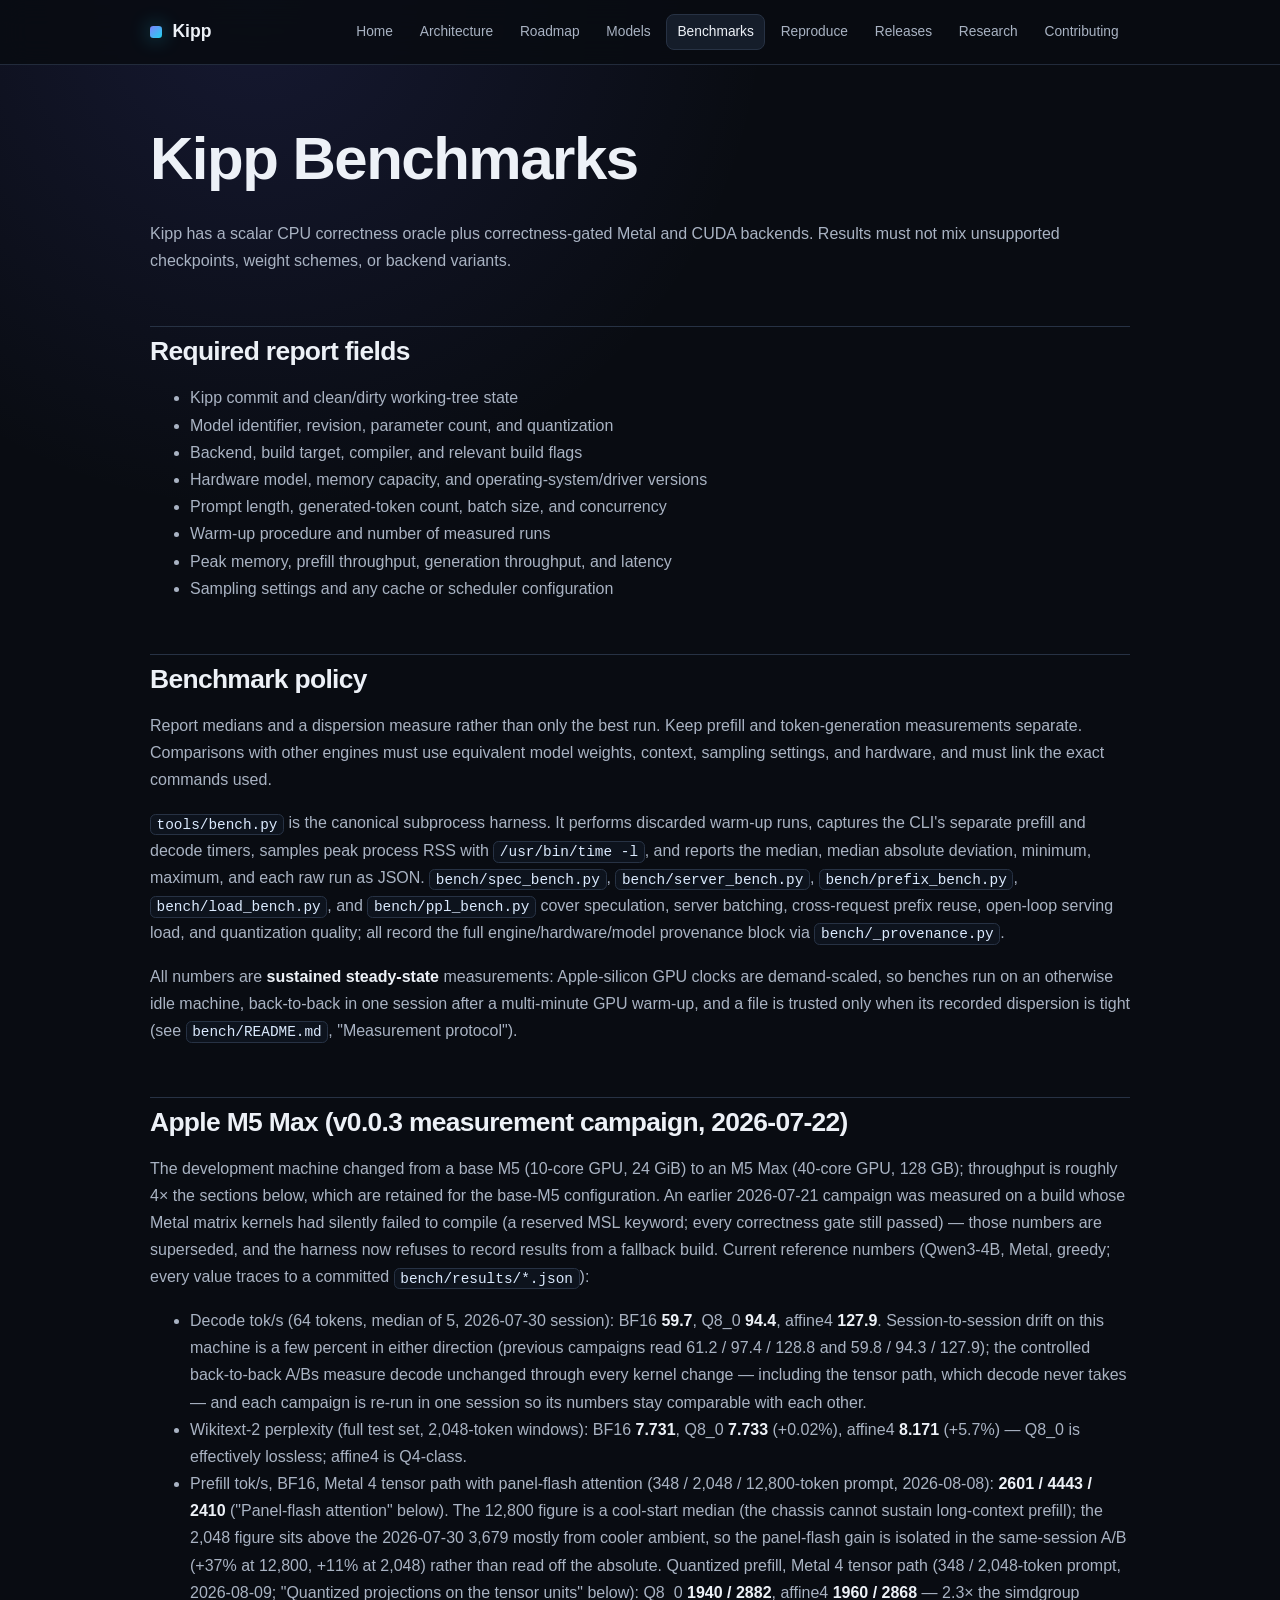
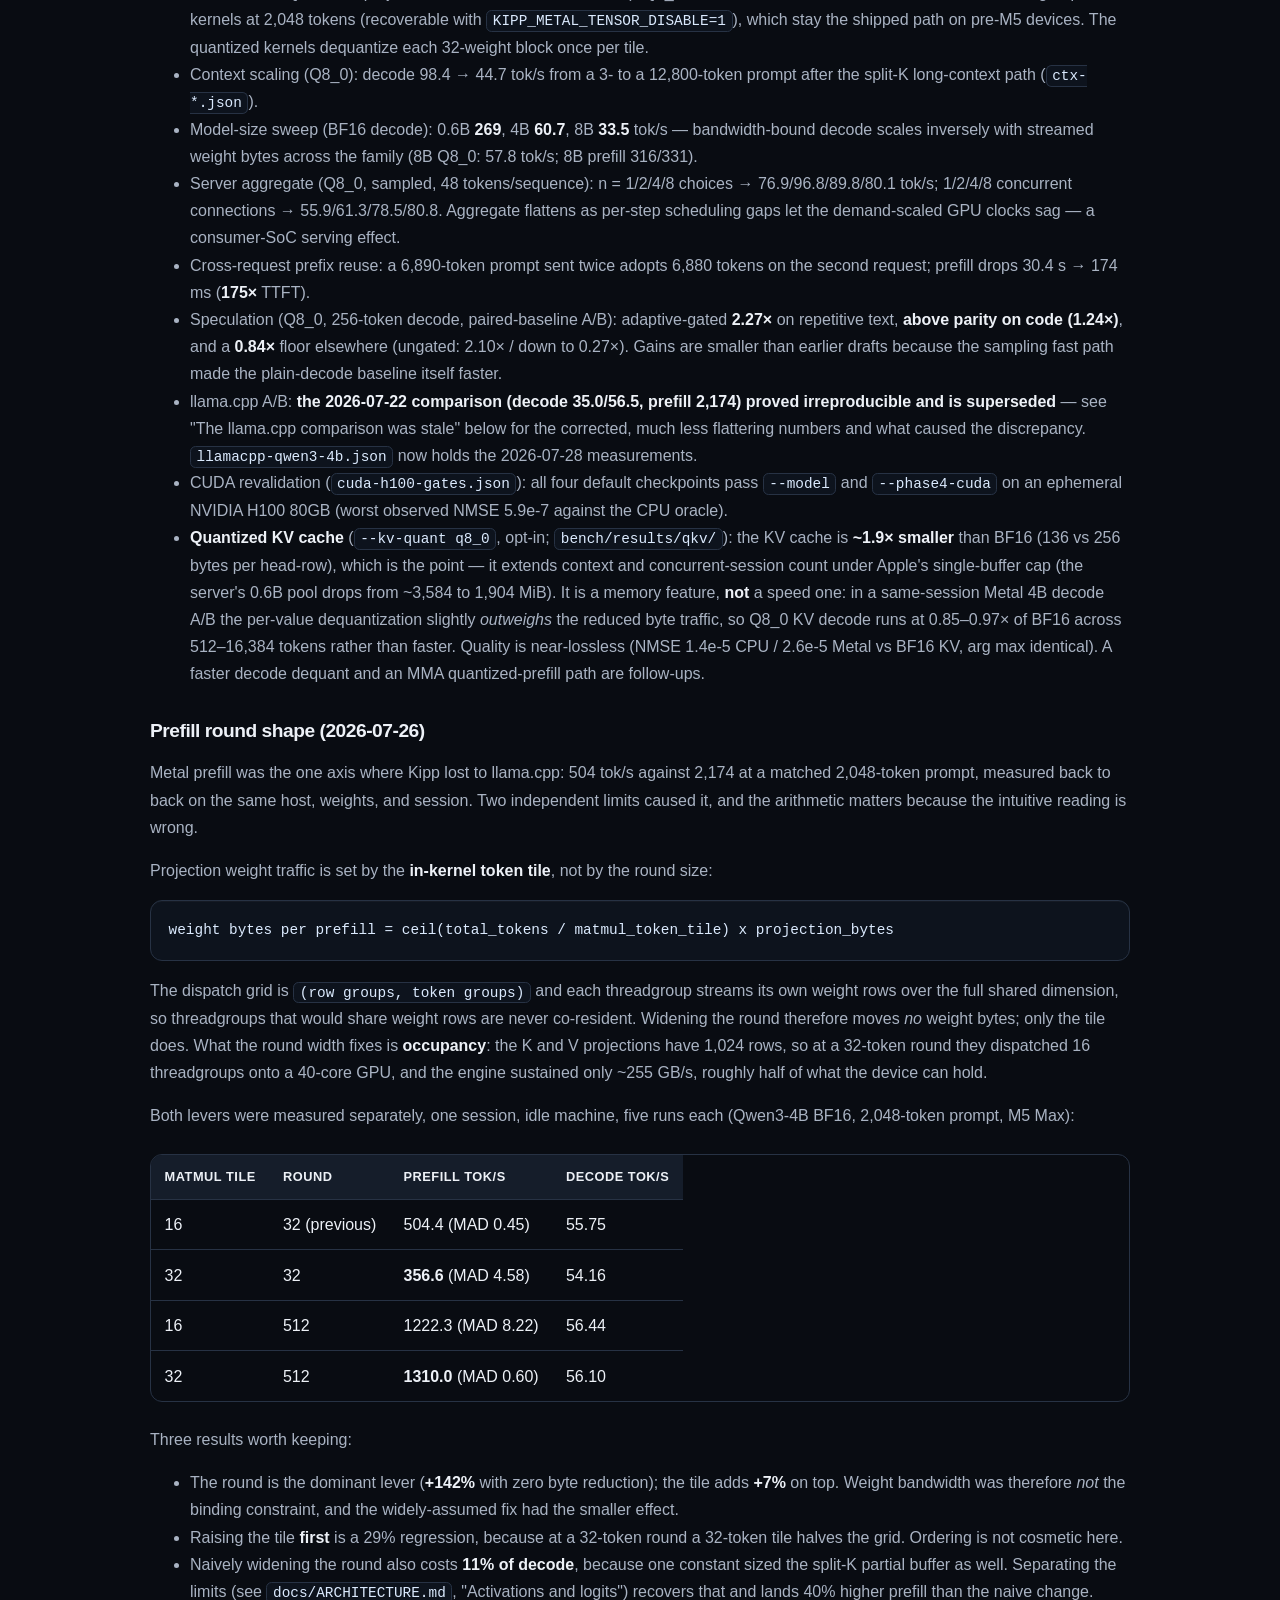
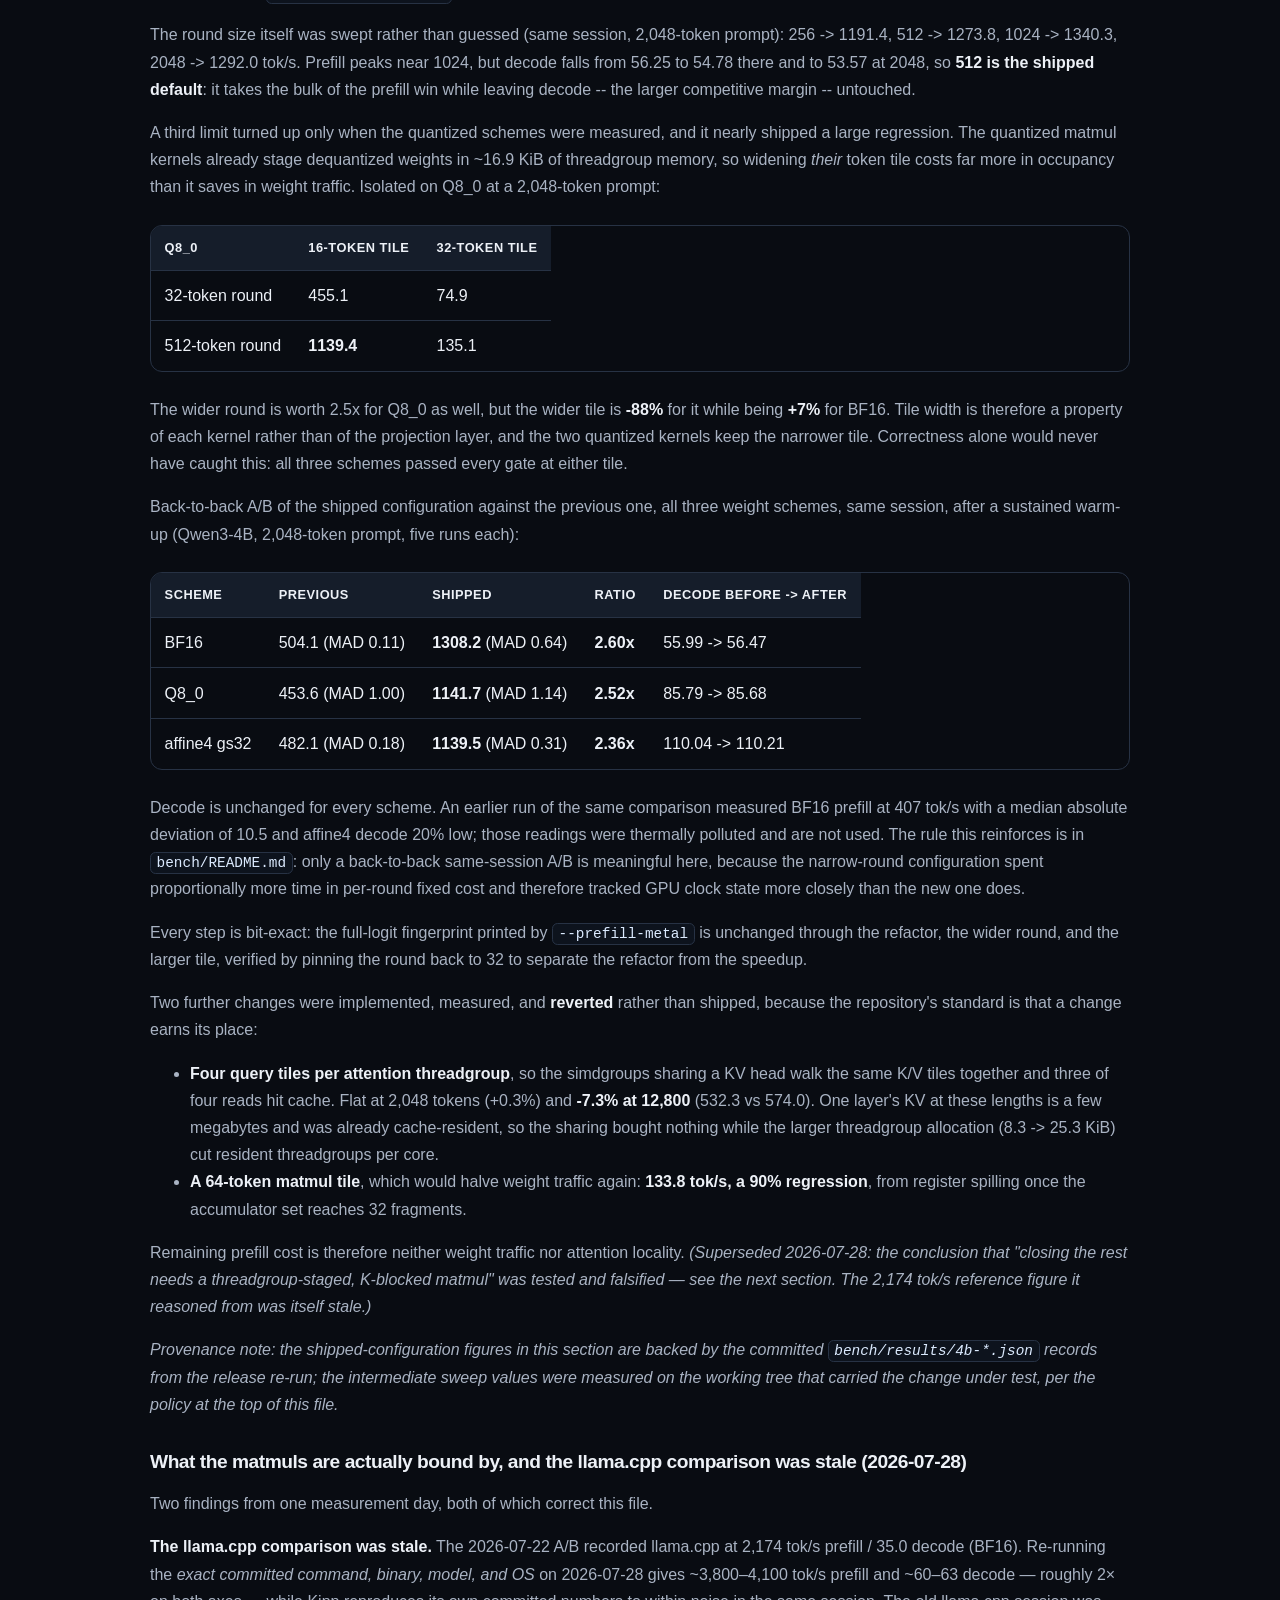
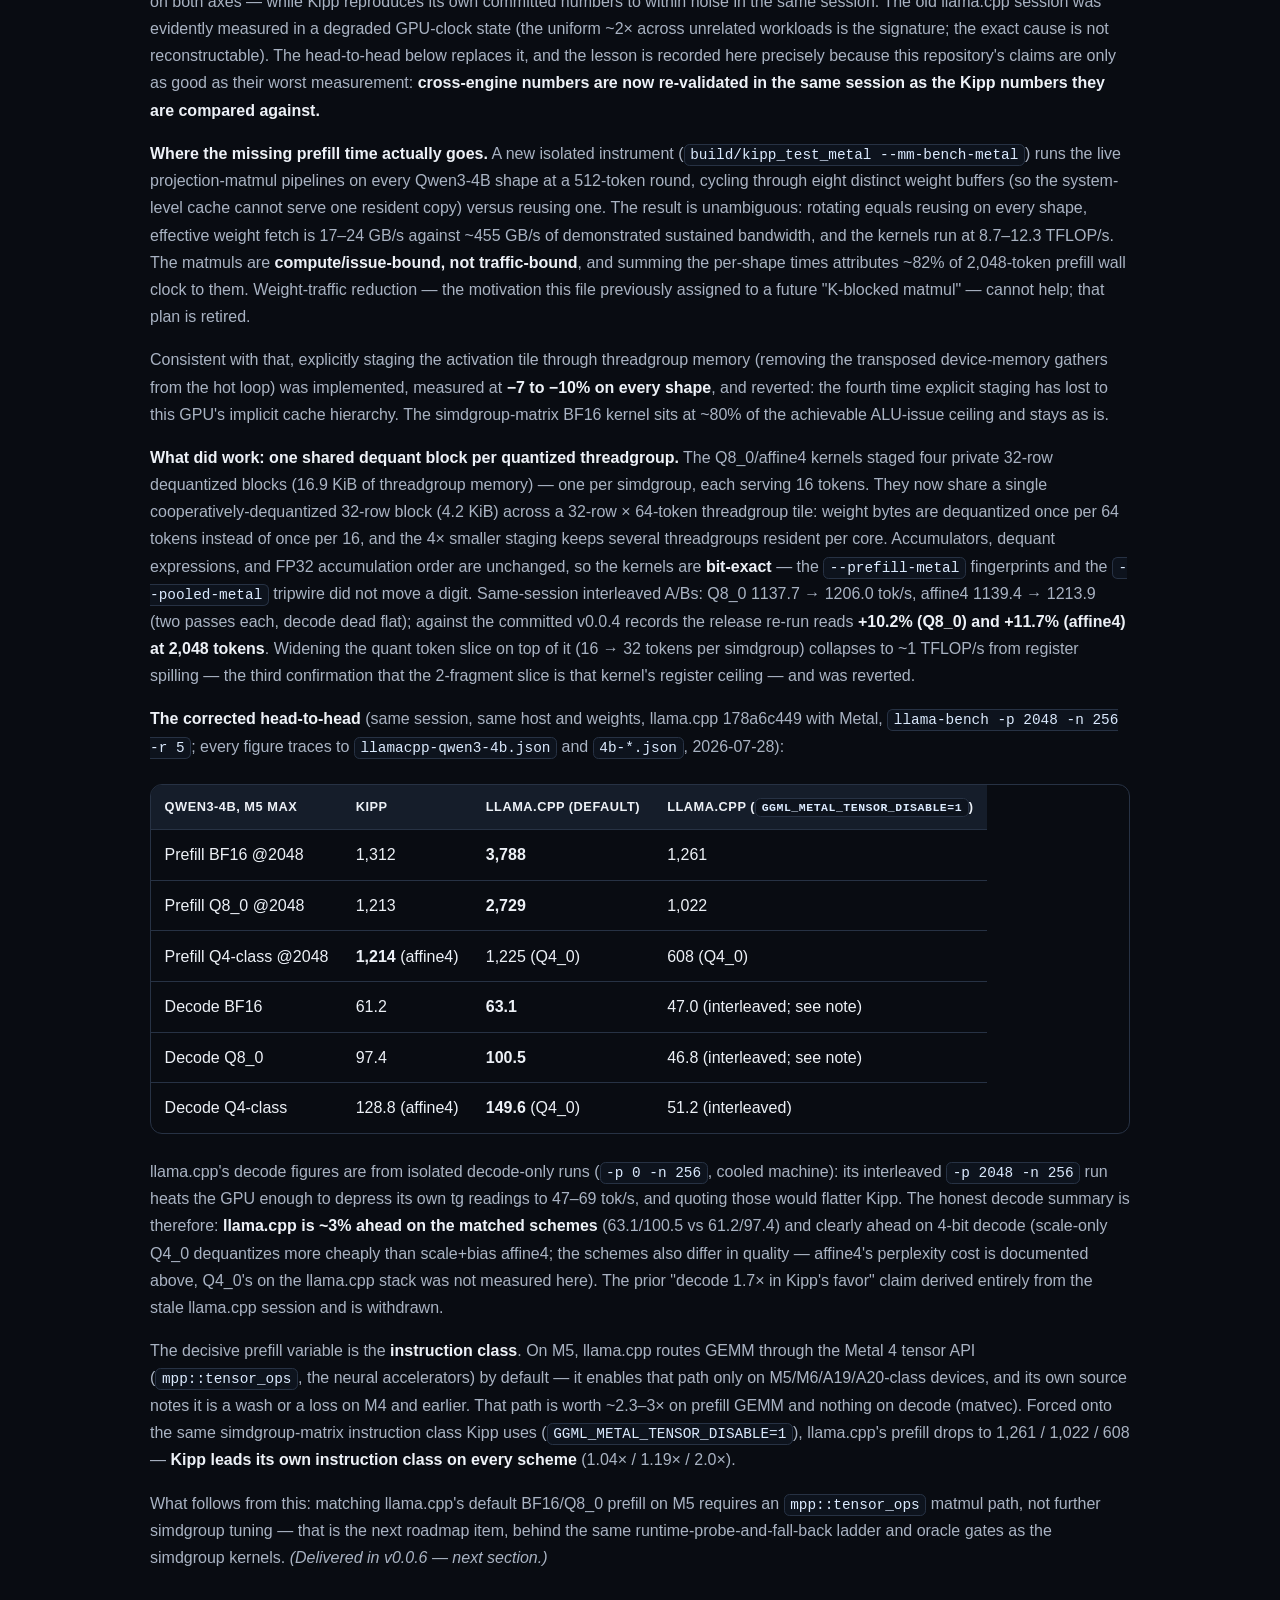
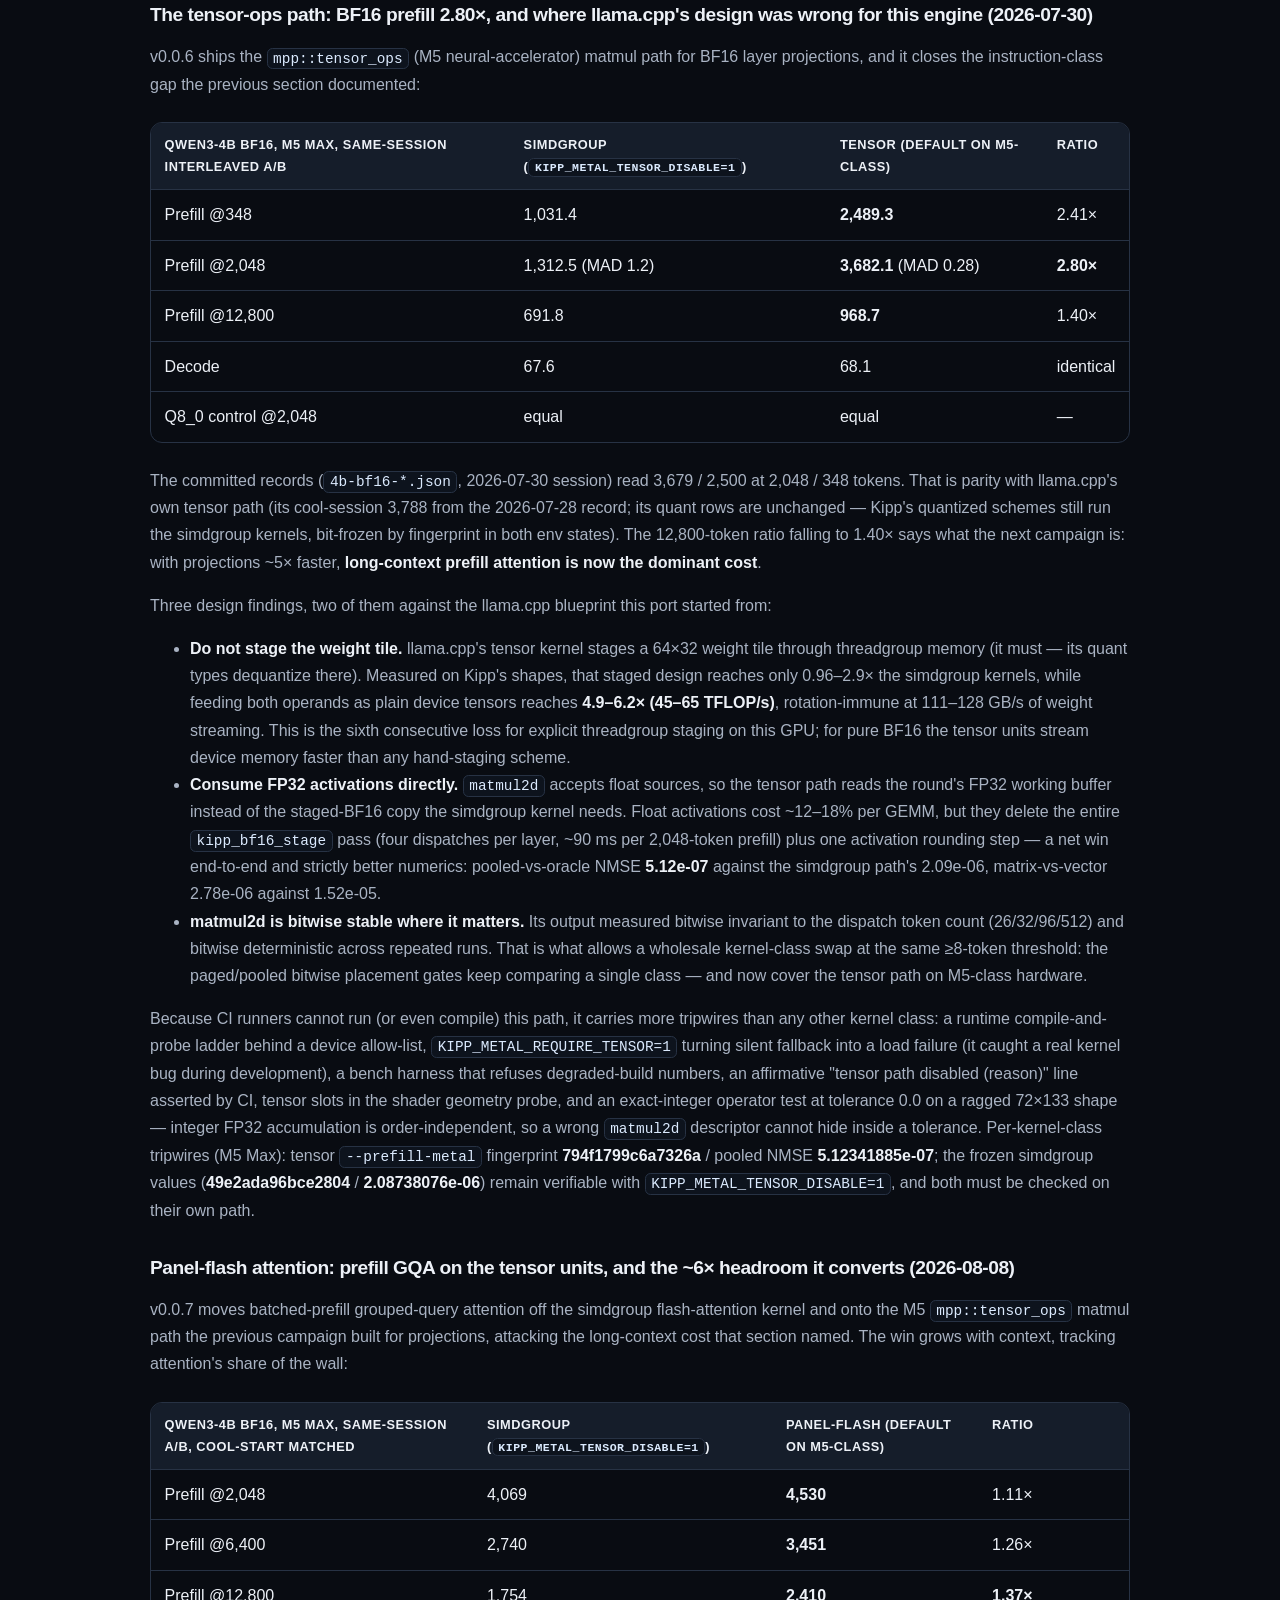
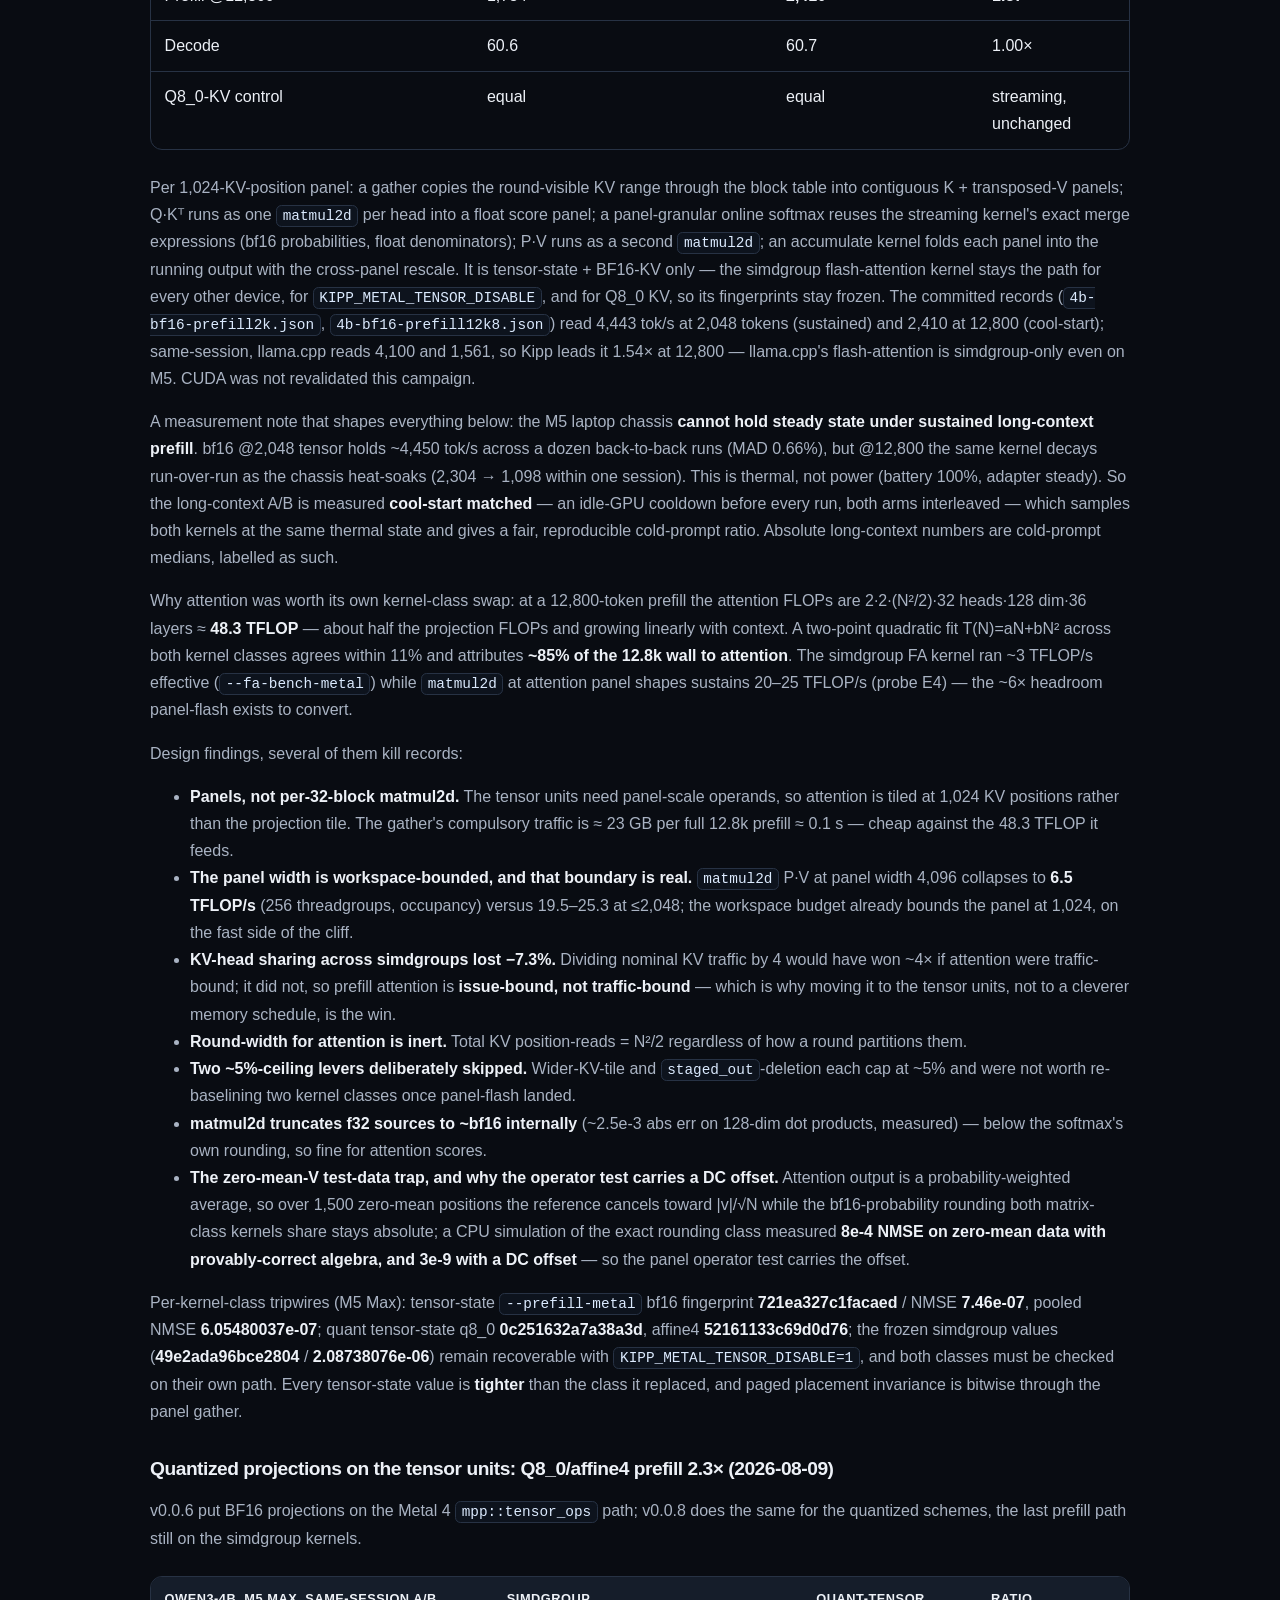
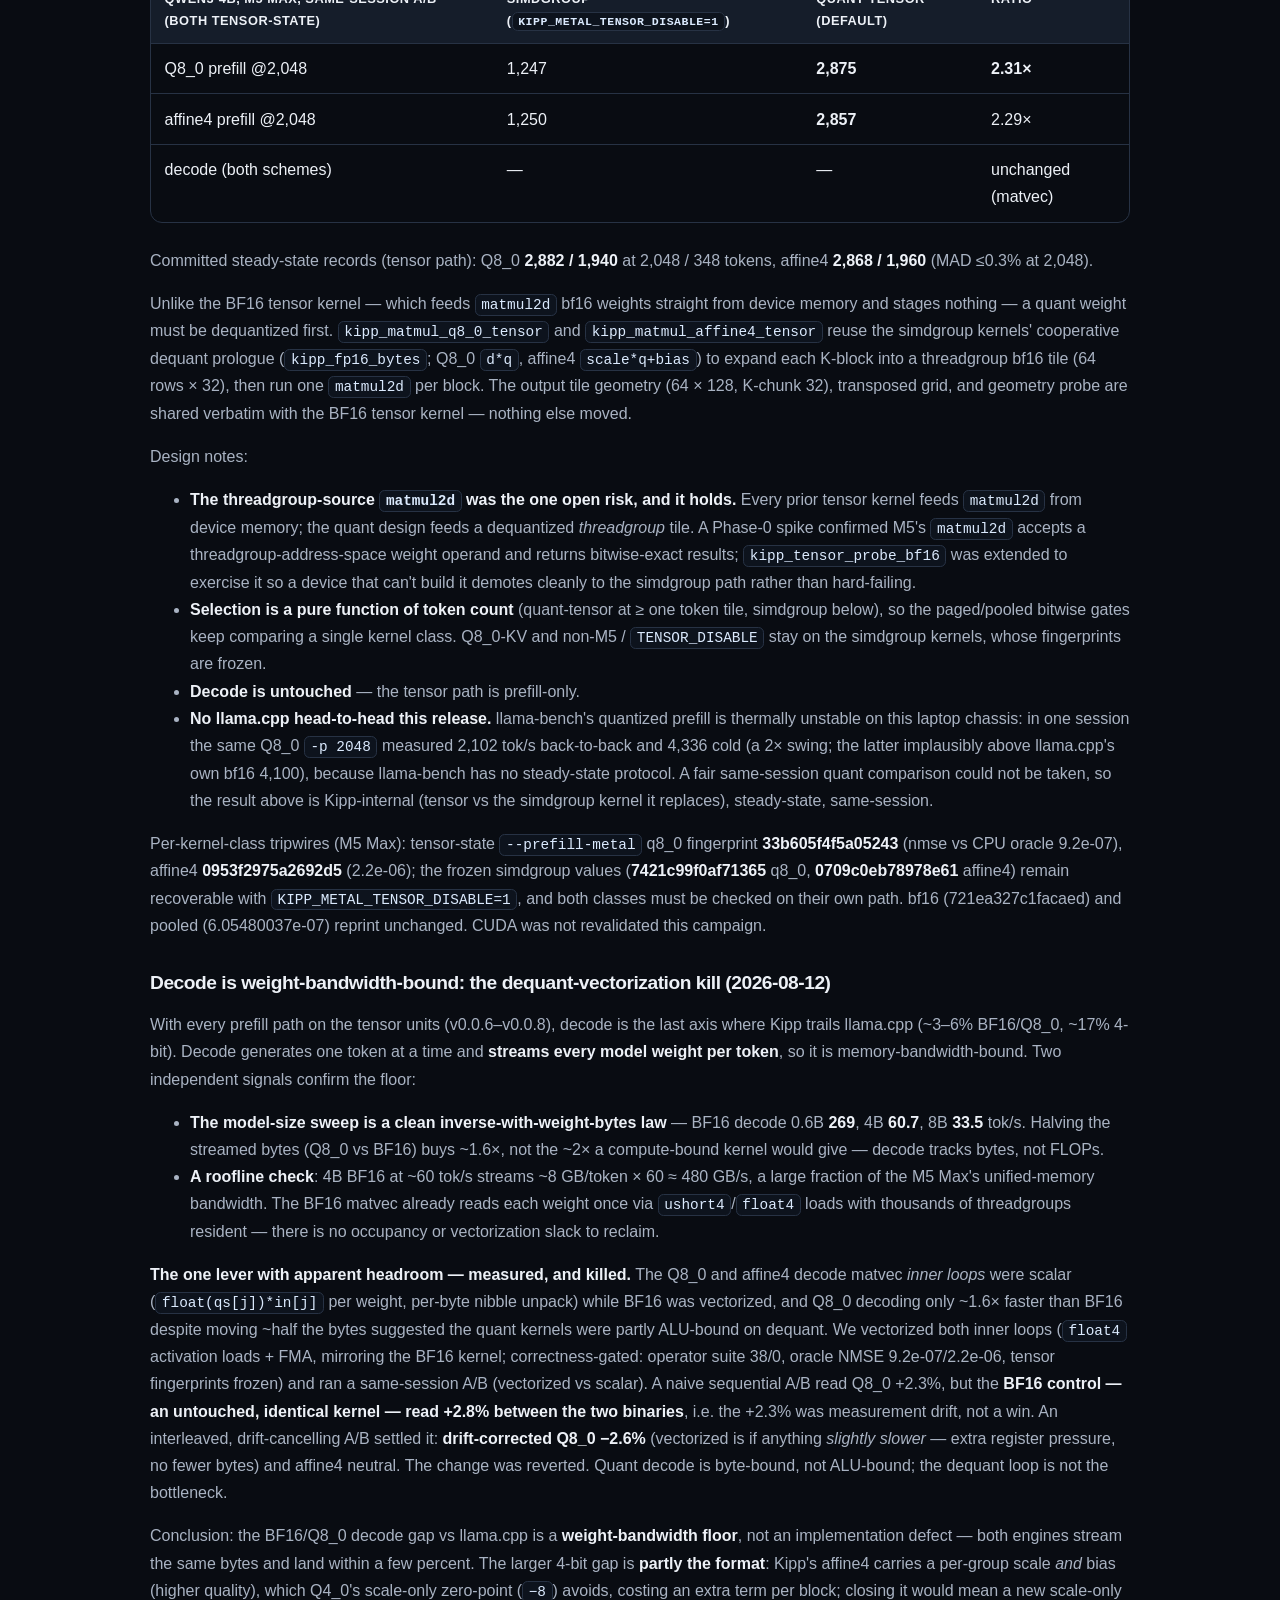
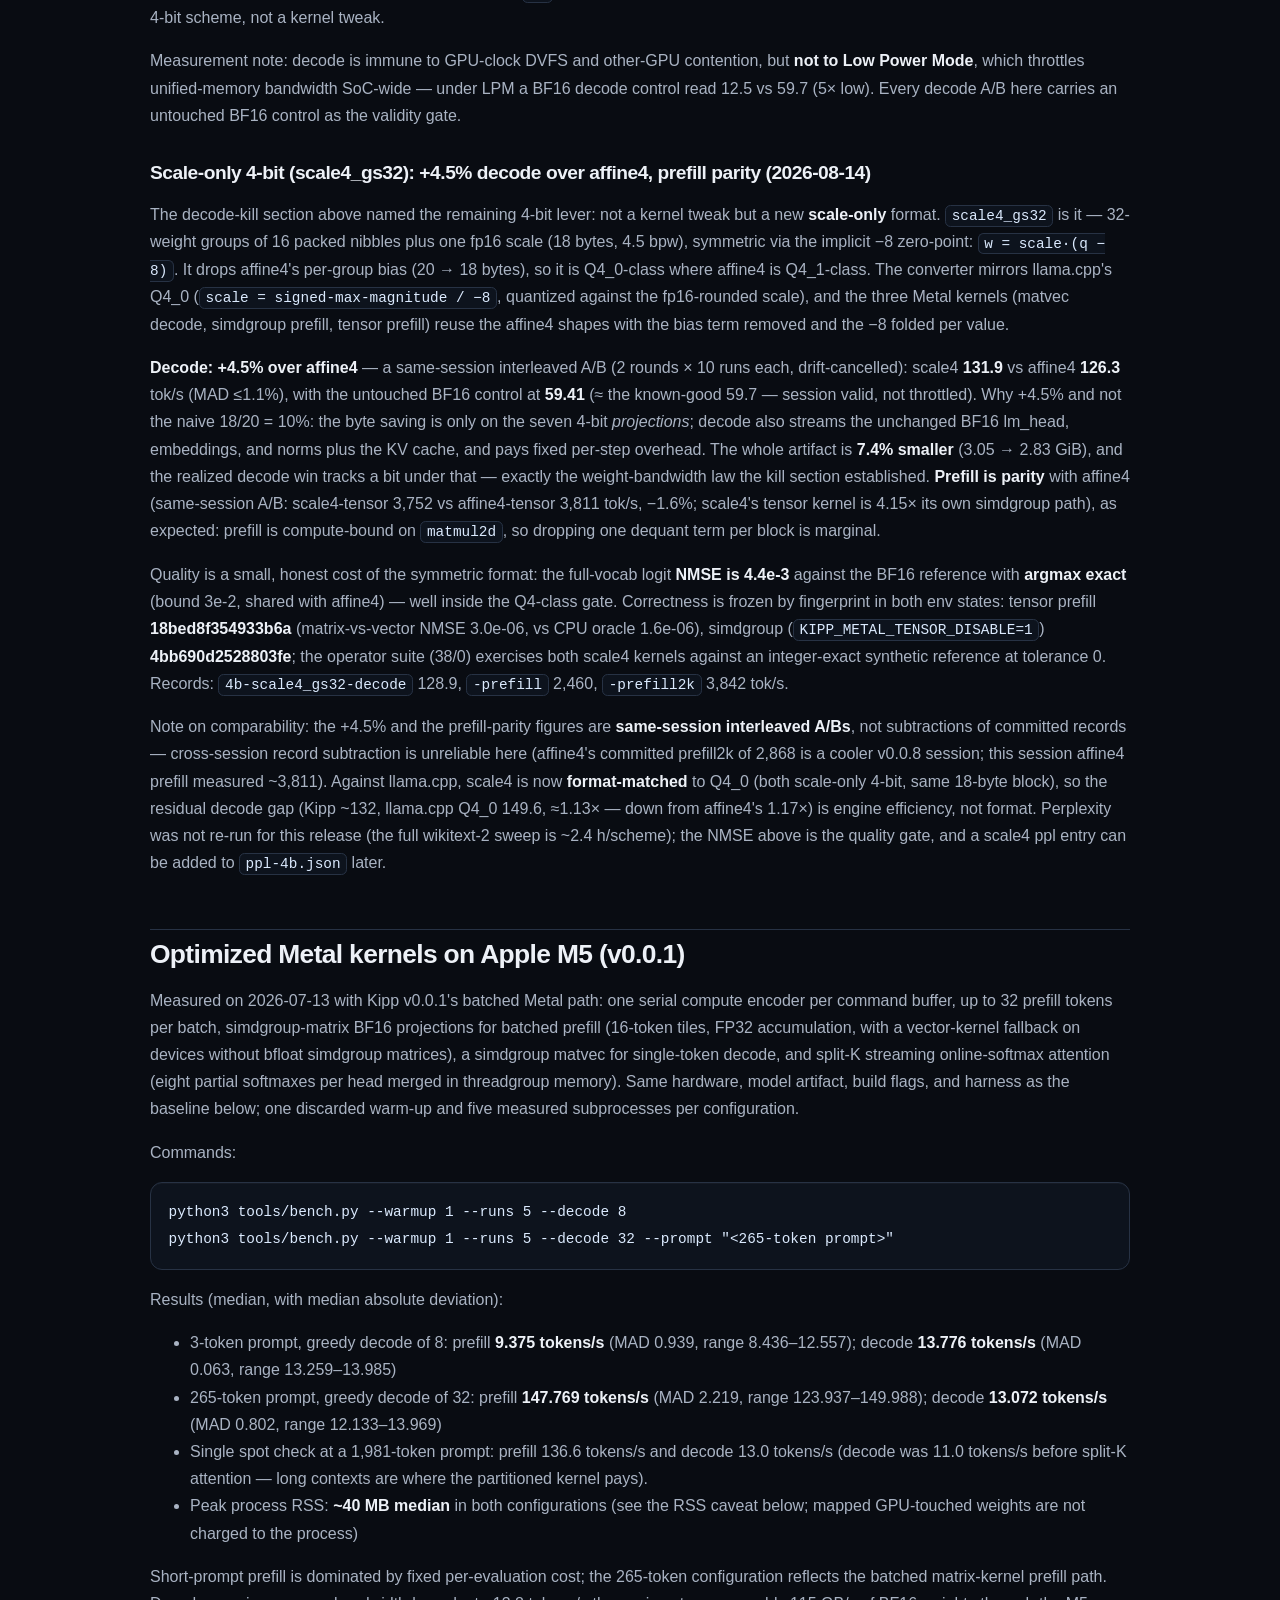
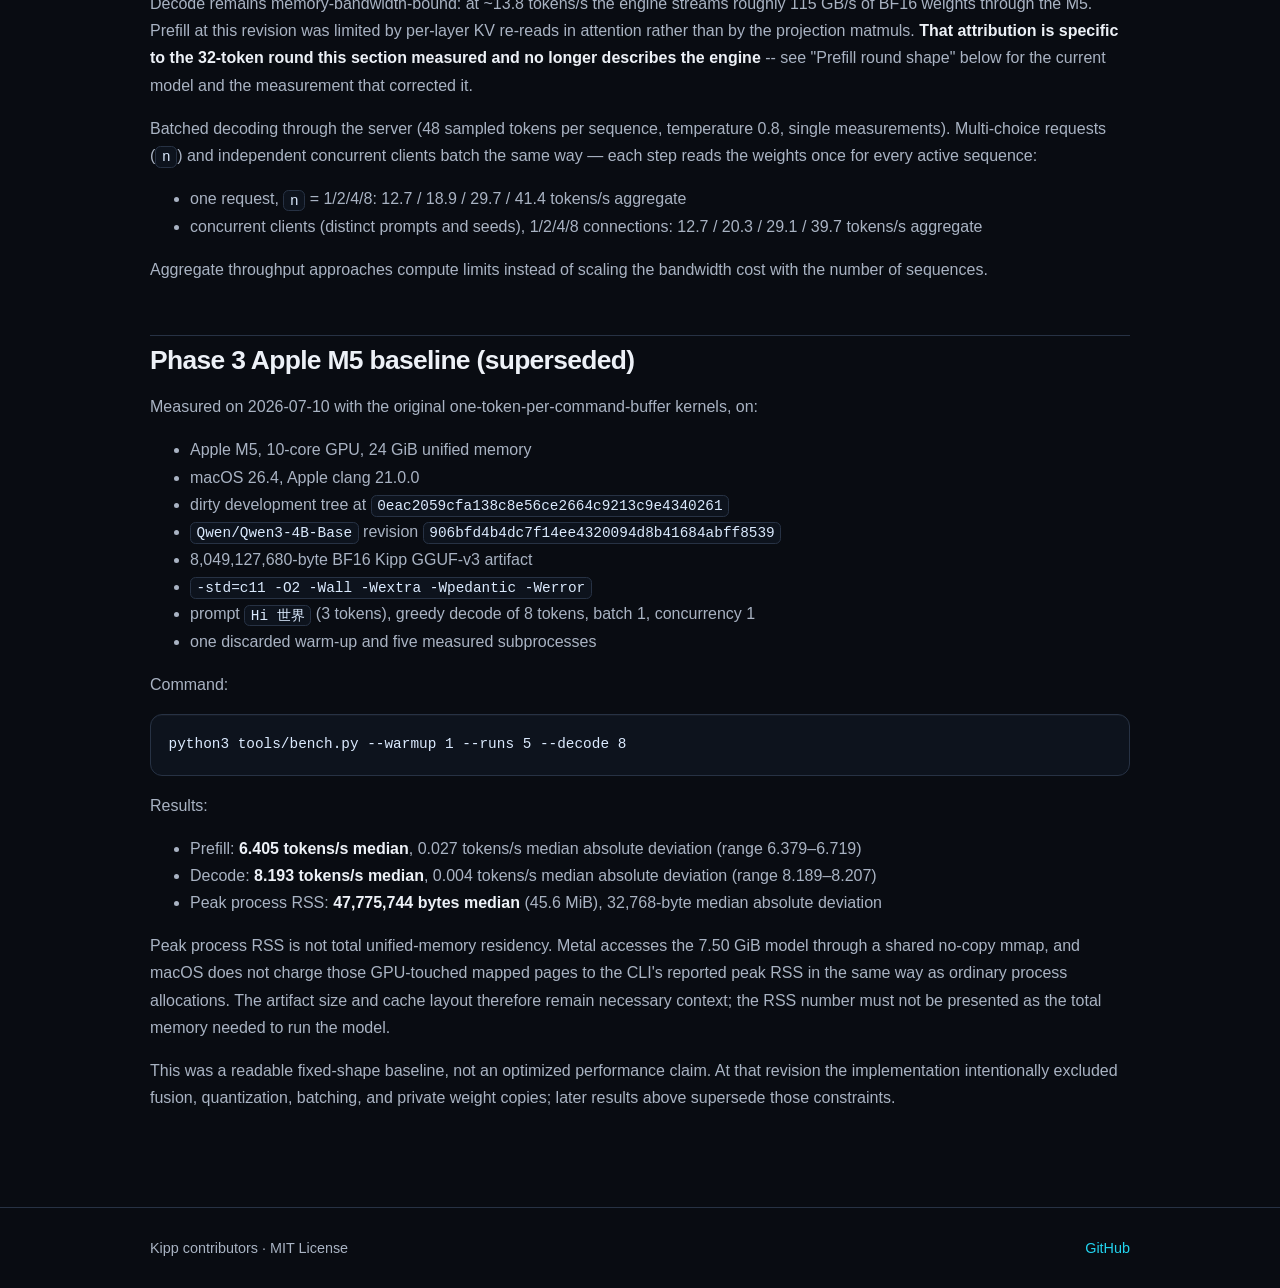
<file: docs/benchmarks.html>
<!doctype html>
<html lang="en">
<head>
  <meta charset="utf-8">
  <meta name="viewport" content="width=device-width, initial-scale=1">
  <title>Benchmarks — Kipp</title>
  <meta name="description" content="Reproducible benchmark policy and measured results.">
  <link rel="stylesheet" href="assets/site.css">
</head>
<body>
  <header class="site-header">
    <div class="wrap header-content">
      <a class="brand" href="index.html">
        <span class="brand-mark"></span>
        Kipp
      </a>
      <nav aria-label="Primary"><a href="index.html">Home</a>
        <a href="architecture.html">Architecture</a>
        <a href="roadmap.html">Roadmap</a>
        <a href="model-support.html">Models</a>
        <a href="benchmarks.html" aria-current="page">Benchmarks</a>
        <a href="reproducing.html">Reproduce</a>
        <a href="releasing.html">Releases</a>
        <a href="research/inspiration-notes.html">Research</a>
        <a href="contributing.html">Contributing</a></nav>
    </div>
  </header>
  <main class="wrap content">
<h1>Kipp Benchmarks</h1>
<p>Kipp has a scalar CPU correctness oracle plus correctness-gated Metal and CUDA
backends. Results must not mix unsupported checkpoints, weight schemes, or
backend variants.</p>
<h2>Required report fields</h2>
<ul>
<li>Kipp commit and clean/dirty working-tree state</li>
<li>Model identifier, revision, parameter count, and quantization</li>
<li>Backend, build target, compiler, and relevant build flags</li>
<li>Hardware model, memory capacity, and operating-system/driver versions</li>
<li>Prompt length, generated-token count, batch size, and concurrency</li>
<li>Warm-up procedure and number of measured runs</li>
<li>Peak memory, prefill throughput, generation throughput, and latency</li>
<li>Sampling settings and any cache or scheduler configuration</li>
</ul>
<h2>Benchmark policy</h2>
<p>Report medians and a dispersion measure rather than only the best run. Keep
prefill and token-generation measurements separate. Comparisons with other
engines must use equivalent model weights, context, sampling settings, and
hardware, and must link the exact commands used.</p>
<p><code>tools/bench.py</code> is the canonical subprocess harness. It performs discarded
warm-up runs, captures the CLI's separate prefill and decode timers, samples
peak process RSS with <code>/usr/bin/time -l</code>, and reports the median, median
absolute deviation, minimum, maximum, and each raw run as JSON.
<code>bench/spec_bench.py</code>, <code>bench/server_bench.py</code>, <code>bench/prefix_bench.py</code>,
<code>bench/load_bench.py</code>, and <code>bench/ppl_bench.py</code> cover speculation, server
batching, cross-request prefix reuse, open-loop serving load, and
quantization quality; all record the full engine/hardware/model provenance
block via <code>bench/_provenance.py</code>.</p>
<p>All numbers are <strong>sustained steady-state</strong> measurements: Apple-silicon GPU
clocks are demand-scaled, so benches run on an otherwise idle machine,
back-to-back in one session after a multi-minute GPU warm-up, and a file is
trusted only when its recorded dispersion is tight (see <code>bench/README.md</code>,
&quot;Measurement protocol&quot;).</p>
<h2>Apple M5 Max (v0.0.3 measurement campaign, 2026-07-22)</h2>
<p>The development machine changed from a base M5 (10-core GPU, 24 GiB) to an
M5 Max (40-core GPU, 128 GB); throughput is roughly 4× the sections below,
which are retained for the base-M5 configuration. An earlier 2026-07-21
campaign was measured on a build whose Metal matrix kernels had silently
failed to compile (a reserved MSL keyword; every correctness gate still
passed) — those numbers are superseded, and the harness now refuses to
record results from a fallback build. Current reference numbers
(Qwen3-4B, Metal, greedy; every value traces to a committed
<code>bench/results/*.json</code>):</p>
<ul>
<li>Decode tok/s (64 tokens, median of 5, 2026-07-30 session): BF16 <strong>59.7</strong>,
Q8_0 <strong>94.4</strong>, affine4 <strong>127.9</strong>. Session-to-session drift on this machine
is a few percent in either direction (previous campaigns read 61.2 / 97.4 /
128.8 and 59.8 / 94.3 / 127.9); the controlled back-to-back A/Bs measure
decode unchanged through every kernel change — including the tensor path,
which decode never takes — and each campaign is re-run in one session so
its numbers stay comparable with each other.</li>
<li>Wikitext-2 perplexity (full test set, 2,048-token windows): BF16
<strong>7.731</strong>, Q8_0 <strong>7.733</strong> (+0.02%), affine4 <strong>8.171</strong> (+5.7%) — Q8_0 is
effectively lossless; affine4 is Q4-class.</li>
<li>Prefill tok/s, BF16, Metal 4 tensor path with panel-flash attention
(348 / 2,048 / 12,800-token prompt, 2026-08-08): <strong>2601 / 4443 / 2410</strong>
(&quot;Panel-flash attention&quot; below). The 12,800 figure is a cool-start
median (the chassis cannot sustain long-context prefill); the 2,048
figure sits above the 2026-07-30 3,679 mostly from cooler ambient, so
the panel-flash gain is isolated in the same-session A/B (+37% at 12,800,
+11% at 2,048) rather than read off the absolute. Quantized prefill,
Metal 4 tensor path (348 / 2,048-token prompt, 2026-08-09; &quot;Quantized
projections on the tensor units&quot; below): Q8_0 <strong>1940 / 2882</strong>, affine4
<strong>1960 / 2868</strong> — 2.3× the simdgroup kernels at 2,048 tokens (recoverable
with <code>KIPP_METAL_TENSOR_DISABLE=1</code>), which stay the shipped path on pre-M5
devices. The quantized kernels dequantize each 32-weight block once per
tile.</li>
<li>Context scaling (Q8_0): decode 98.4 → 44.7 tok/s from a 3- to a
12,800-token prompt after the split-K long-context path (<code>ctx-*.json</code>).</li>
<li>Model-size sweep (BF16 decode): 0.6B <strong>269</strong>, 4B <strong>60.7</strong>, 8B <strong>33.5</strong>
tok/s — bandwidth-bound decode scales inversely with streamed weight
bytes across the family (8B Q8_0: 57.8 tok/s; 8B prefill 316/331).</li>
<li>Server aggregate (Q8_0, sampled, 48 tokens/sequence): n = 1/2/4/8
choices → 76.9/96.8/89.8/80.1 tok/s; 1/2/4/8 concurrent connections →
55.9/61.3/78.5/80.8. Aggregate flattens as per-step scheduling gaps let
the demand-scaled GPU clocks sag — a consumer-SoC serving effect.</li>
<li>Cross-request prefix reuse: a 6,890-token prompt sent twice adopts 6,880
tokens on the second request; prefill drops 30.4 s → 174 ms (<strong>175×</strong>
TTFT).</li>
<li>Speculation (Q8_0, 256-token decode, paired-baseline A/B): adaptive-gated
<strong>2.27×</strong> on repetitive text, <strong>above parity on code (1.24×)</strong>, and a
<strong>0.84×</strong> floor elsewhere (ungated: 2.10× / down to 0.27×). Gains are
smaller than earlier drafts because the sampling fast path made the
plain-decode baseline itself faster.</li>
<li>llama.cpp A/B: <strong>the 2026-07-22 comparison (decode 35.0/56.5, prefill
2,174) proved irreproducible and is superseded</strong> — see &quot;The llama.cpp
comparison was stale&quot; below for the corrected, much less flattering
numbers and what caused the discrepancy. <code>llamacpp-qwen3-4b.json</code> now
holds the 2026-07-28 measurements.</li>
<li>CUDA revalidation (<code>cuda-h100-gates.json</code>): all four default checkpoints
pass <code>--model</code> and <code>--phase4-cuda</code> on an ephemeral NVIDIA H100 80GB
(worst observed NMSE 5.9e-7 against the CPU oracle).</li>
<li><strong>Quantized KV cache</strong> (<code>--kv-quant q8_0</code>, opt-in; <code>bench/results/qkv/</code>):
the KV cache is <strong>~1.9× smaller</strong> than BF16 (136 vs 256 bytes per
head-row), which is the point — it extends context and concurrent-session
count under Apple's single-buffer cap (the server's 0.6B pool drops from
~3,584 to 1,904 MiB). It is a memory feature, <strong>not</strong> a speed one: in a
same-session Metal 4B decode A/B the per-value dequantization slightly
<em>outweighs</em> the reduced byte traffic, so Q8_0 KV decode runs at 0.85–0.97×
of BF16 across 512–16,384 tokens rather than faster. Quality is
near-lossless (NMSE 1.4e-5 CPU / 2.6e-5 Metal vs BF16 KV, arg max
identical). A faster decode dequant and an MMA quantized-prefill path are
follow-ups.</li>
</ul>
<h3>Prefill round shape (2026-07-26)</h3>
<p>Metal prefill was the one axis where Kipp lost to llama.cpp: 504 tok/s against
2,174 at a matched 2,048-token prompt, measured back to back on the same host,
weights, and session. Two independent limits caused it, and the arithmetic
matters because the intuitive reading is wrong.</p>
<p>Projection weight traffic is set by the <strong>in-kernel token tile</strong>, not by the
round size:</p>
<pre><code>weight bytes per prefill = ceil(total_tokens / matmul_token_tile) x projection_bytes
</code></pre>
<p>The dispatch grid is <code>(row groups, token groups)</code> and each threadgroup streams
its own weight rows over the full shared dimension, so threadgroups that would
share weight rows are never co-resident. Widening the round therefore moves <em>no</em>
weight bytes; only the tile does. What the round width fixes is <strong>occupancy</strong>:
the K and V projections have 1,024 rows, so at a 32-token round they dispatched
16 threadgroups onto a 40-core GPU, and the engine sustained only ~255 GB/s,
roughly half of what the device can hold.</p>
<p>Both levers were measured separately, one session, idle machine, five runs each
(Qwen3-4B BF16, 2,048-token prompt, M5 Max):</p>
<table>
<thead>
<tr>
<th>matmul tile</th>
<th>round</th>
<th>prefill tok/s</th>
<th>decode tok/s</th>
</tr>
</thead>
<tbody>
<tr>
<td>16</td>
<td>32 (previous)</td>
<td>504.4 (MAD 0.45)</td>
<td>55.75</td>
</tr>
<tr>
<td>32</td>
<td>32</td>
<td><strong>356.6</strong> (MAD 4.58)</td>
<td>54.16</td>
</tr>
<tr>
<td>16</td>
<td>512</td>
<td>1222.3 (MAD 8.22)</td>
<td>56.44</td>
</tr>
<tr>
<td>32</td>
<td>512</td>
<td><strong>1310.0</strong> (MAD 0.60)</td>
<td>56.10</td>
</tr>
</tbody>
</table>
<p>Three results worth keeping:</p>
<ul>
<li>The round is the dominant lever (<strong>+142%</strong> with zero byte reduction); the tile
adds <strong>+7%</strong> on top. Weight bandwidth was therefore <em>not</em> the binding
constraint, and the widely-assumed fix had the smaller effect.</li>
<li>Raising the tile <strong>first</strong> is a 29% regression, because at a 32-token round a
32-token tile halves the grid. Ordering is not cosmetic here.</li>
<li>Naively widening the round also costs <strong>11% of decode</strong>, because one constant
sized the split-K partial buffer as well. Separating the limits (see
<code>docs/ARCHITECTURE.md</code>, &quot;Activations and logits&quot;) recovers that and lands 40%
higher prefill than the naive change.</li>
</ul>
<p>The round size itself was swept rather than guessed (same session, 2,048-token
prompt): 256 -&gt; 1191.4, 512 -&gt; 1273.8, 1024 -&gt; 1340.3, 2048 -&gt; 1292.0 tok/s.
Prefill peaks near 1024, but decode falls from 56.25 to 54.78 there and to 53.57
at 2048, so <strong>512 is the shipped default</strong>: it takes the bulk of the prefill win
while leaving decode -- the larger competitive margin -- untouched.</p>
<p>A third limit turned up only when the quantized schemes were measured, and it
nearly shipped a large regression. The quantized matmul kernels already stage
dequantized weights in ~16.9 KiB of threadgroup memory, so widening <em>their</em>
token tile costs far more in occupancy than it saves in weight traffic. Isolated
on Q8_0 at a 2,048-token prompt:</p>
<table>
<thead>
<tr>
<th>Q8_0</th>
<th>16-token tile</th>
<th>32-token tile</th>
</tr>
</thead>
<tbody>
<tr>
<td>32-token round</td>
<td>455.1</td>
<td>74.9</td>
</tr>
<tr>
<td>512-token round</td>
<td><strong>1139.4</strong></td>
<td>135.1</td>
</tr>
</tbody>
</table>
<p>The wider round is worth 2.5x for Q8_0 as well, but the wider tile is <strong>-88%</strong>
for it while being <strong>+7%</strong> for BF16. Tile width is therefore a property of each
kernel rather than of the projection layer, and the two quantized kernels keep
the narrower tile. Correctness alone would never have caught this: all three
schemes passed every gate at either tile.</p>
<p>Back-to-back A/B of the shipped configuration against the previous one, all
three weight schemes, same session, after a sustained warm-up (Qwen3-4B,
2,048-token prompt, five runs each):</p>
<table>
<thead>
<tr>
<th>scheme</th>
<th>previous</th>
<th>shipped</th>
<th>ratio</th>
<th>decode before -&gt; after</th>
</tr>
</thead>
<tbody>
<tr>
<td>BF16</td>
<td>504.1 (MAD 0.11)</td>
<td><strong>1308.2</strong> (MAD 0.64)</td>
<td><strong>2.60x</strong></td>
<td>55.99 -&gt; 56.47</td>
</tr>
<tr>
<td>Q8_0</td>
<td>453.6 (MAD 1.00)</td>
<td><strong>1141.7</strong> (MAD 1.14)</td>
<td><strong>2.52x</strong></td>
<td>85.79 -&gt; 85.68</td>
</tr>
<tr>
<td>affine4 gs32</td>
<td>482.1 (MAD 0.18)</td>
<td><strong>1139.5</strong> (MAD 0.31)</td>
<td><strong>2.36x</strong></td>
<td>110.04 -&gt; 110.21</td>
</tr>
</tbody>
</table>
<p>Decode is unchanged for every scheme. An earlier run of the same comparison
measured BF16 prefill at 407 tok/s with a median absolute deviation of 10.5 and
affine4 decode 20% low; those readings were thermally polluted and are not used.
The rule this reinforces is in <code>bench/README.md</code>: only a back-to-back
same-session A/B is meaningful here, because the narrow-round configuration
spent proportionally more time in per-round fixed cost and therefore tracked GPU
clock state more closely than the new one does.</p>
<p>Every step is bit-exact: the full-logit fingerprint printed by
<code>--prefill-metal</code> is unchanged through the refactor, the wider round, and the
larger tile, verified by pinning the round back to 32 to separate the refactor
from the speedup.</p>
<p>Two further changes were implemented, measured, and <strong>reverted</strong> rather than
shipped, because the repository's standard is that a change earns its place:</p>
<ul>
<li><strong>Four query tiles per attention threadgroup</strong>, so the simdgroups sharing a KV
head walk the same K/V tiles together and three of four reads hit cache. Flat
at 2,048 tokens (+0.3%) and <strong>-7.3% at 12,800</strong> (532.3 vs 574.0). One layer's
KV at these lengths is a few megabytes and was already cache-resident, so the
sharing bought nothing while the larger threadgroup allocation (8.3 -&gt; 25.3
KiB) cut resident threadgroups per core.</li>
<li><strong>A 64-token matmul tile</strong>, which would halve weight traffic again: <strong>133.8
tok/s, a 90% regression</strong>, from register spilling once the accumulator set
reaches 32 fragments.</li>
</ul>
<p>Remaining prefill cost is therefore neither weight traffic nor attention
locality. <em>(Superseded 2026-07-28: the conclusion that &quot;closing the rest needs
a threadgroup-staged, K-blocked matmul&quot; was tested and falsified — see the next
section. The 2,174 tok/s reference figure it reasoned from was itself stale.)</em></p>
<p><em>Provenance note: the shipped-configuration figures in this section are backed
by the committed <code>bench/results/4b-*.json</code> records from the release re-run; the
intermediate sweep values were measured on the working tree that carried the
change under test, per the policy at the top of this file.</em></p>
<h3>What the matmuls are actually bound by, and the llama.cpp comparison was stale (2026-07-28)</h3>
<p>Two findings from one measurement day, both of which correct this file.</p>
<p><strong>The llama.cpp comparison was stale.</strong> The 2026-07-22 A/B recorded llama.cpp
at 2,174 tok/s prefill / 35.0 decode (BF16). Re-running the <em>exact committed
command, binary, model, and OS</em> on 2026-07-28 gives ~3,800–4,100 tok/s prefill
and ~60–63 decode — roughly 2× on both axes — while Kipp reproduces its own
committed numbers to within noise in the same session. The old llama.cpp
session was evidently measured in a degraded GPU-clock state (the uniform ~2×
across unrelated workloads is the signature; the exact cause is not
reconstructable). The head-to-head below replaces it, and the lesson is
recorded here precisely because this repository's claims are only as good as
their worst measurement: <strong>cross-engine numbers are now re-validated in the
same session as the Kipp numbers they are compared against.</strong></p>
<p><strong>Where the missing prefill time actually goes.</strong> A new isolated instrument
(<code>build/kipp_test_metal --mm-bench-metal</code>) runs the live projection-matmul
pipelines on every Qwen3-4B shape at a 512-token round, cycling through eight
distinct weight buffers (so the system-level cache cannot serve one resident
copy) versus reusing one. The result is unambiguous: rotating equals reusing
on every shape, effective weight fetch is 17–24 GB/s against ~455 GB/s of
demonstrated sustained bandwidth, and the kernels run at 8.7–12.3 TFLOP/s.
The matmuls are <strong>compute/issue-bound, not traffic-bound</strong>, and summing the
per-shape times attributes ~82% of 2,048-token prefill wall clock to them.
Weight-traffic reduction — the motivation this file previously assigned to a
future &quot;K-blocked matmul&quot; — cannot help; that plan is retired.</p>
<p>Consistent with that, explicitly staging the activation tile through
threadgroup memory (removing the transposed device-memory gathers from the hot
loop) was implemented, measured at <strong>−7 to −10% on every shape</strong>, and
reverted: the fourth time explicit staging has lost to this GPU's implicit
cache hierarchy. The simdgroup-matrix BF16 kernel sits at ~80% of the
achievable ALU-issue ceiling and stays as is.</p>
<p><strong>What did work: one shared dequant block per quantized threadgroup.</strong> The
Q8_0/affine4 kernels staged four private 32-row dequantized blocks (16.9 KiB
of threadgroup memory) — one per simdgroup, each serving 16 tokens. They now
share a single cooperatively-dequantized 32-row block (4.2 KiB) across a
32-row × 64-token threadgroup tile: weight bytes are dequantized once per 64
tokens instead of once per 16, and the 4× smaller staging keeps several
threadgroups resident per core. Accumulators, dequant expressions, and FP32
accumulation order are unchanged, so the kernels are <strong>bit-exact</strong> — the
<code>--prefill-metal</code> fingerprints and the <code>--pooled-metal</code> tripwire did not move
a digit. Same-session interleaved A/Bs: Q8_0 1137.7 → 1206.0 tok/s, affine4
1139.4 → 1213.9 (two passes each, decode dead flat); against the committed
v0.0.4 records the release re-run reads <strong>+10.2% (Q8_0) and +11.7% (affine4)
at 2,048 tokens</strong>. Widening the quant token slice on top of it (16 → 32
tokens per simdgroup) collapses to ~1 TFLOP/s from register spilling — the
third confirmation that the 2-fragment slice is that kernel's register
ceiling — and was reverted.</p>
<p><strong>The corrected head-to-head</strong> (same session, same host and weights, llama.cpp
178a6c449 with Metal, <code>llama-bench -p 2048 -n 256 -r 5</code>; every figure traces
to <code>llamacpp-qwen3-4b.json</code> and <code>4b-*.json</code>, 2026-07-28):</p>
<table>
<thead>
<tr>
<th>Qwen3-4B, M5 Max</th>
<th>Kipp</th>
<th>llama.cpp (default)</th>
<th>llama.cpp (<code>GGML_METAL_TENSOR_DISABLE=1</code>)</th>
</tr>
</thead>
<tbody>
<tr>
<td>Prefill BF16 @2048</td>
<td>1,312</td>
<td><strong>3,788</strong></td>
<td>1,261</td>
</tr>
<tr>
<td>Prefill Q8_0 @2048</td>
<td>1,213</td>
<td><strong>2,729</strong></td>
<td>1,022</td>
</tr>
<tr>
<td>Prefill Q4-class @2048</td>
<td><strong>1,214</strong> (affine4)</td>
<td>1,225 (Q4_0)</td>
<td>608 (Q4_0)</td>
</tr>
<tr>
<td>Decode BF16</td>
<td>61.2</td>
<td><strong>63.1</strong></td>
<td>47.0 (interleaved; see note)</td>
</tr>
<tr>
<td>Decode Q8_0</td>
<td>97.4</td>
<td><strong>100.5</strong></td>
<td>46.8 (interleaved; see note)</td>
</tr>
<tr>
<td>Decode Q4-class</td>
<td>128.8 (affine4)</td>
<td><strong>149.6</strong> (Q4_0)</td>
<td>51.2 (interleaved)</td>
</tr>
</tbody>
</table>
<p>llama.cpp's decode figures are from isolated decode-only runs (<code>-p 0 -n 256</code>,
cooled machine): its interleaved <code>-p 2048 -n 256</code> run heats the GPU enough to
depress its own tg readings to 47–69 tok/s, and quoting those would flatter
Kipp. The honest decode summary is therefore: <strong>llama.cpp is ~3% ahead on the
matched schemes</strong> (63.1/100.5 vs 61.2/97.4) and clearly ahead on 4-bit decode
(scale-only Q4_0 dequantizes more cheaply than scale+bias affine4; the schemes
also differ in quality — affine4's perplexity cost is documented above, Q4_0's
on the llama.cpp stack was not measured here). The prior &quot;decode 1.7× in
Kipp's favor&quot; claim derived entirely from the stale llama.cpp session and is
withdrawn.</p>
<p>The decisive prefill variable is the <strong>instruction class</strong>. On M5, llama.cpp
routes GEMM through the Metal 4 tensor API (<code>mpp::tensor_ops</code>, the neural
accelerators) by default — it enables that path only on M5/M6/A19/A20-class
devices, and its own source notes it is a wash or a loss on M4 and earlier.
That path is worth ~2.3–3× on prefill GEMM and nothing on decode (matvec).
Forced onto the same simdgroup-matrix instruction class Kipp uses
(<code>GGML_METAL_TENSOR_DISABLE=1</code>), llama.cpp's prefill drops to 1,261 / 1,022 /
608 — <strong>Kipp leads its own instruction class on every scheme</strong> (1.04× /
1.19× / 2.0×).</p>
<p>What follows from this: matching llama.cpp's default BF16/Q8_0 prefill on M5
requires an <code>mpp::tensor_ops</code> matmul path, not further simdgroup tuning —
that is the next roadmap item, behind the same runtime-probe-and-fall-back
ladder and oracle gates as the simdgroup kernels. <em>(Delivered in v0.0.6 —
next section.)</em></p>
<h3>The tensor-ops path: BF16 prefill 2.80×, and where llama.cpp's design was wrong for this engine (2026-07-30)</h3>
<p>v0.0.6 ships the <code>mpp::tensor_ops</code> (M5 neural-accelerator) matmul path for
BF16 layer projections, and it closes the instruction-class gap the previous
section documented:</p>
<table>
<thead>
<tr>
<th>Qwen3-4B BF16, M5 Max, same-session interleaved A/B</th>
<th>simdgroup (<code>KIPP_METAL_TENSOR_DISABLE=1</code>)</th>
<th>tensor (default on M5-class)</th>
<th>ratio</th>
</tr>
</thead>
<tbody>
<tr>
<td>Prefill @348</td>
<td>1,031.4</td>
<td><strong>2,489.3</strong></td>
<td>2.41×</td>
</tr>
<tr>
<td>Prefill @2,048</td>
<td>1,312.5 (MAD 1.2)</td>
<td><strong>3,682.1</strong> (MAD 0.28)</td>
<td><strong>2.80×</strong></td>
</tr>
<tr>
<td>Prefill @12,800</td>
<td>691.8</td>
<td><strong>968.7</strong></td>
<td>1.40×</td>
</tr>
<tr>
<td>Decode</td>
<td>67.6</td>
<td>68.1</td>
<td>identical</td>
</tr>
<tr>
<td>Q8_0 control @2,048</td>
<td>equal</td>
<td>equal</td>
<td>—</td>
</tr>
</tbody>
</table>
<p>The committed records (<code>4b-bf16-*.json</code>, 2026-07-30 session) read
3,679 / 2,500 at 2,048 / 348 tokens. That is parity with llama.cpp's own
tensor path (its cool-session 3,788 from the 2026-07-28 record; its quant
rows are unchanged — Kipp's quantized schemes still run the simdgroup
kernels, bit-frozen by fingerprint in both env states). The 12,800-token
ratio falling to 1.40× says what the next campaign is: with projections
~5× faster, <strong>long-context prefill attention is now the dominant cost</strong>.</p>
<p>Three design findings, two of them against the llama.cpp blueprint this
port started from:</p>
<ul>
<li><strong>Do not stage the weight tile.</strong> llama.cpp's tensor kernel stages a
64×32 weight tile through threadgroup memory (it must — its quant types
dequantize there). Measured on Kipp's shapes, that staged design reaches
only 0.96–2.9× the simdgroup kernels, while feeding both operands as
plain device tensors reaches <strong>4.9–6.2× (45–65 TFLOP/s)</strong>, rotation-immune
at 111–128 GB/s of weight streaming. This is the sixth consecutive loss
for explicit threadgroup staging on this GPU; for pure BF16 the tensor
units stream device memory faster than any hand-staging scheme.</li>
<li><strong>Consume FP32 activations directly.</strong> <code>matmul2d</code> accepts float sources,
so the tensor path reads the round's FP32 working buffer instead of the
staged-BF16 copy the simdgroup kernel needs. Float activations cost
~12–18% per GEMM, but they delete the entire <code>kipp_bf16_stage</code> pass
(four dispatches per layer, ~90 ms per 2,048-token prefill) plus one
activation rounding step — a net win end-to-end and strictly better
numerics: pooled-vs-oracle NMSE <strong>5.12e-07</strong> against the simdgroup path's
2.09e-06, matrix-vs-vector 2.78e-06 against 1.52e-05.</li>
<li><strong>matmul2d is bitwise stable where it matters.</strong> Its output measured
bitwise invariant to the dispatch token count (26/32/96/512) and bitwise
deterministic across repeated runs. That is what allows a wholesale
kernel-class swap at the same ≥8-token threshold: the paged/pooled
bitwise placement gates keep comparing a single class — and now cover the
tensor path on M5-class hardware.</li>
</ul>
<p>Because CI runners cannot run (or even compile) this path, it carries more
tripwires than any other kernel class: a runtime compile-and-probe ladder
behind a device allow-list, <code>KIPP_METAL_REQUIRE_TENSOR=1</code> turning silent
fallback into a load failure (it caught a real kernel bug during
development), a bench harness that refuses degraded-build numbers, an
affirmative &quot;tensor path disabled (reason)&quot; line asserted by CI, tensor
slots in the shader geometry probe, and an exact-integer operator test at
tolerance 0.0 on a ragged 72×133 shape — integer FP32 accumulation is
order-independent, so a wrong <code>matmul2d</code> descriptor cannot hide inside a
tolerance. Per-kernel-class tripwires (M5 Max): tensor <code>--prefill-metal</code>
fingerprint <strong>794f1799c6a7326a</strong> / pooled NMSE <strong>5.12341885e-07</strong>; the
frozen simdgroup values (<strong>49e2ada96bce2804</strong> / <strong>2.08738076e-06</strong>) remain
verifiable with <code>KIPP_METAL_TENSOR_DISABLE=1</code>, and both must be checked on
their own path.</p>
<h3>Panel-flash attention: prefill GQA on the tensor units, and the ~6× headroom it converts (2026-08-08)</h3>
<p>v0.0.7 moves batched-prefill grouped-query attention off the simdgroup
flash-attention kernel and onto the M5 <code>mpp::tensor_ops</code> matmul path the
previous campaign built for projections, attacking the long-context cost
that section named. The win grows with context, tracking attention's share
of the wall:</p>
<table>
<thead>
<tr>
<th>Qwen3-4B BF16, M5 Max, same-session A/B, cool-start matched</th>
<th>simdgroup (<code>KIPP_METAL_TENSOR_DISABLE=1</code>)</th>
<th>panel-flash (default on M5-class)</th>
<th>ratio</th>
</tr>
</thead>
<tbody>
<tr>
<td>Prefill @2,048</td>
<td>4,069</td>
<td><strong>4,530</strong></td>
<td>1.11×</td>
</tr>
<tr>
<td>Prefill @6,400</td>
<td>2,740</td>
<td><strong>3,451</strong></td>
<td>1.26×</td>
</tr>
<tr>
<td>Prefill @12,800</td>
<td>1,754</td>
<td><strong>2,410</strong></td>
<td><strong>1.37×</strong></td>
</tr>
<tr>
<td>Decode</td>
<td>60.6</td>
<td>60.7</td>
<td>1.00×</td>
</tr>
<tr>
<td>Q8_0-KV control</td>
<td>equal</td>
<td>equal</td>
<td>streaming, unchanged</td>
</tr>
</tbody>
</table>
<p>Per 1,024-KV-position panel: a gather copies the round-visible KV range
through the block table into contiguous K + transposed-V panels; Q·Kᵀ runs
as one <code>matmul2d</code> per head into a float score panel; a panel-granular
online softmax reuses the streaming kernel's exact merge expressions (bf16
probabilities, float denominators); P·V runs as a second <code>matmul2d</code>; an
accumulate kernel folds each panel into the running output with the
cross-panel rescale. It is tensor-state + BF16-KV only — the simdgroup
flash-attention kernel stays the path for every other device, for
<code>KIPP_METAL_TENSOR_DISABLE</code>, and for Q8_0 KV, so its fingerprints stay
frozen. The committed records (<code>4b-bf16-prefill2k.json</code>,
<code>4b-bf16-prefill12k8.json</code>) read 4,443 tok/s at 2,048 tokens (sustained)
and 2,410 at 12,800 (cool-start); same-session, llama.cpp reads 4,100 and
1,561, so Kipp leads it 1.54× at 12,800 — llama.cpp's flash-attention is
simdgroup-only even on M5. CUDA was not revalidated this campaign.</p>
<p>A measurement note that shapes everything below: the M5 laptop chassis
<strong>cannot hold steady state under sustained long-context prefill</strong>. bf16
@2,048 tensor holds ~4,450 tok/s across a dozen back-to-back runs (MAD
0.66%), but @12,800 the same kernel decays run-over-run as the chassis
heat-soaks (2,304 → 1,098 within one session). This is thermal, not power
(battery 100%, adapter steady). So the long-context A/B is measured
<strong>cool-start matched</strong> — an idle-GPU cooldown before every run, both arms
interleaved — which samples both kernels at the same thermal state and
gives a fair, reproducible cold-prompt ratio. Absolute long-context
numbers are cold-prompt medians, labelled as such.</p>
<p>Why attention was worth its own kernel-class swap: at a 12,800-token
prefill the attention FLOPs are 2·2·(N²/2)·32 heads·128 dim·36 layers ≈
<strong>48.3 TFLOP</strong> — about half the projection FLOPs and growing linearly with
context. A two-point quadratic fit T(N)=aN+bN² across both kernel classes
agrees within 11% and attributes <strong>~85% of the 12.8k wall to attention</strong>.
The simdgroup FA kernel ran ~3 TFLOP/s effective (<code>--fa-bench-metal</code>) while
<code>matmul2d</code> at attention panel shapes sustains 20–25 TFLOP/s (probe E4) —
the ~6× headroom panel-flash exists to convert.</p>
<p>Design findings, several of them kill records:</p>
<ul>
<li><strong>Panels, not per-32-block matmul2d.</strong> The tensor units need
panel-scale operands, so attention is tiled at 1,024 KV positions rather
than the projection tile. The gather's compulsory traffic is ≈ 23 GB per
full 12.8k prefill ≈ 0.1 s — cheap against the 48.3 TFLOP it feeds.</li>
<li><strong>The panel width is workspace-bounded, and that boundary is real.</strong>
<code>matmul2d</code> P·V at panel width 4,096 collapses to <strong>6.5 TFLOP/s</strong> (256
threadgroups, occupancy) versus 19.5–25.3 at ≤2,048; the workspace budget
already bounds the panel at 1,024, on the fast side of the cliff.</li>
<li><strong>KV-head sharing across simdgroups lost −7.3%.</strong> Dividing nominal KV
traffic by 4 would have won ~4× if attention were traffic-bound; it did
not, so prefill attention is <strong>issue-bound, not traffic-bound</strong> — which
is why moving it to the tensor units, not to a cleverer memory schedule,
is the win.</li>
<li><strong>Round-width for attention is inert.</strong> Total KV position-reads = N²/2
regardless of how a round partitions them.</li>
<li><strong>Two ~5%-ceiling levers deliberately skipped.</strong> Wider-KV-tile and
<code>staged_out</code>-deletion each cap at ~5% and were not worth re-baselining
two kernel classes once panel-flash landed.</li>
<li><strong>matmul2d truncates f32 sources to ~bf16 internally</strong> (~2.5e-3 abs err
on 128-dim dot products, measured) — below the softmax's own rounding, so
fine for attention scores.</li>
<li><strong>The zero-mean-V test-data trap, and why the operator test carries a DC
offset.</strong> Attention output is a probability-weighted average, so over
1,500 zero-mean positions the reference cancels toward |v|/√N while the
bf16-probability rounding both matrix-class kernels share stays absolute;
a CPU simulation of the exact rounding class measured <strong>8e-4 NMSE on
zero-mean data with provably-correct algebra, and 3e-9 with a DC
offset</strong> — so the panel operator test carries the offset.</li>
</ul>
<p>Per-kernel-class tripwires (M5 Max): tensor-state <code>--prefill-metal</code> bf16
fingerprint <strong>721ea327c1facaed</strong> / NMSE <strong>7.46e-07</strong>, pooled NMSE
<strong>6.05480037e-07</strong>; quant tensor-state q8_0 <strong>0c251632a7a38a3d</strong>, affine4
<strong>52161133c69d0d76</strong>; the frozen simdgroup values
(<strong>49e2ada96bce2804</strong> / <strong>2.08738076e-06</strong>) remain recoverable with
<code>KIPP_METAL_TENSOR_DISABLE=1</code>, and both classes must be checked on their
own path. Every tensor-state value is <strong>tighter</strong> than the class it
replaced, and paged placement invariance is bitwise through the panel
gather.</p>
<h3>Quantized projections on the tensor units: Q8_0/affine4 prefill 2.3× (2026-08-09)</h3>
<p>v0.0.6 put BF16 projections on the Metal 4 <code>mpp::tensor_ops</code> path; v0.0.8
does the same for the quantized schemes, the last prefill path still on the
simdgroup kernels.</p>
<table>
<thead>
<tr>
<th>Qwen3-4B, M5 Max, same-session A/B (both tensor-state)</th>
<th>simdgroup (<code>KIPP_METAL_TENSOR_DISABLE=1</code>)</th>
<th>quant-tensor (default)</th>
<th>ratio</th>
</tr>
</thead>
<tbody>
<tr>
<td>Q8_0 prefill @2,048</td>
<td>1,247</td>
<td><strong>2,875</strong></td>
<td><strong>2.31×</strong></td>
</tr>
<tr>
<td>affine4 prefill @2,048</td>
<td>1,250</td>
<td><strong>2,857</strong></td>
<td>2.29×</td>
</tr>
<tr>
<td>decode (both schemes)</td>
<td>—</td>
<td>—</td>
<td>unchanged (matvec)</td>
</tr>
</tbody>
</table>
<p>Committed steady-state records (tensor path): Q8_0 <strong>2,882 / 1,940</strong> at
2,048 / 348 tokens, affine4 <strong>2,868 / 1,960</strong> (MAD ≤0.3% at 2,048).</p>
<p>Unlike the BF16 tensor kernel — which feeds <code>matmul2d</code> bf16 weights straight
from device memory and stages nothing — a quant weight must be dequantized
first. <code>kipp_matmul_q8_0_tensor</code> and <code>kipp_matmul_affine4_tensor</code> reuse the
simdgroup kernels' cooperative dequant prologue (<code>kipp_fp16_bytes</code>; Q8_0
<code>d*q</code>, affine4 <code>scale*q+bias</code>) to expand each K-block into a threadgroup
bf16 tile (64 rows × 32), then run one <code>matmul2d</code> per block. The output tile
geometry (64 × 128, K-chunk 32), transposed grid, and geometry probe are
shared verbatim with the BF16 tensor kernel — nothing else moved.</p>
<p>Design notes:</p>
<ul>
<li><strong>The threadgroup-source <code>matmul2d</code> was the one open risk, and it holds.</strong>
Every prior tensor kernel feeds <code>matmul2d</code> from device memory; the quant
design feeds a dequantized <em>threadgroup</em> tile. A Phase-0 spike confirmed
M5's <code>matmul2d</code> accepts a threadgroup-address-space weight operand and
returns bitwise-exact results; <code>kipp_tensor_probe_bf16</code> was extended to
exercise it so a device that can't build it demotes cleanly to the
simdgroup path rather than hard-failing.</li>
<li><strong>Selection is a pure function of token count</strong> (quant-tensor at ≥ one
token tile, simdgroup below), so the paged/pooled bitwise gates keep
comparing a single kernel class. Q8_0-KV and non-M5 / <code>TENSOR_DISABLE</code>
stay on the simdgroup kernels, whose fingerprints are frozen.</li>
<li><strong>Decode is untouched</strong> — the tensor path is prefill-only.</li>
<li><strong>No llama.cpp head-to-head this release.</strong> llama-bench's quantized
prefill is thermally unstable on this laptop chassis: in one session the
same Q8_0 <code>-p 2048</code> measured 2,102 tok/s back-to-back and 4,336 cold (a
2× swing; the latter implausibly above llama.cpp's own bf16 4,100),
because llama-bench has no steady-state protocol. A fair same-session
quant comparison could not be taken, so the result above is Kipp-internal
(tensor vs the simdgroup kernel it replaces), steady-state, same-session.</li>
</ul>
<p>Per-kernel-class tripwires (M5 Max): tensor-state <code>--prefill-metal</code> q8_0
fingerprint <strong>33b605f4f5a05243</strong> (nmse vs CPU oracle 9.2e-07), affine4
<strong>0953f2975a2692d5</strong> (2.2e-06); the frozen simdgroup values
(<strong>7421c99f0af71365</strong> q8_0, <strong>0709c0eb78978e61</strong> affine4) remain recoverable
with <code>KIPP_METAL_TENSOR_DISABLE=1</code>, and both classes must be checked on their
own path. bf16 (721ea327c1facaed) and pooled (6.05480037e-07) reprint
unchanged. CUDA was not revalidated this campaign.</p>
<h3>Decode is weight-bandwidth-bound: the dequant-vectorization kill (2026-08-12)</h3>
<p>With every prefill path on the tensor units (v0.0.6–v0.0.8), decode is the
last axis where Kipp trails llama.cpp (~3–6% BF16/Q8_0, ~17% 4-bit). Decode
generates one token at a time and <strong>streams every model weight per token</strong>, so
it is memory-bandwidth-bound. Two independent signals confirm the floor:</p>
<ul>
<li><strong>The model-size sweep is a clean inverse-with-weight-bytes law</strong> — BF16
decode 0.6B <strong>269</strong>, 4B <strong>60.7</strong>, 8B <strong>33.5</strong> tok/s. Halving the streamed
bytes (Q8_0 vs BF16) buys ~1.6×, not the ~2× a compute-bound kernel would
give — decode tracks bytes, not FLOPs.</li>
<li><strong>A roofline check</strong>: 4B BF16 at ~60 tok/s streams ~8 GB/token × 60 ≈
480 GB/s, a large fraction of the M5 Max's unified-memory bandwidth. The
BF16 matvec already reads each weight once via <code>ushort4</code>/<code>float4</code> loads with
thousands of threadgroups resident — there is no occupancy or vectorization
slack to reclaim.</li>
</ul>
<p><strong>The one lever with apparent headroom — measured, and killed.</strong> The Q8_0 and
affine4 decode matvec <em>inner loops</em> were scalar (<code>float(qs[j])*in[j]</code> per
weight, per-byte nibble unpack) while BF16 was vectorized, and Q8_0 decoding
only ~1.6× faster than BF16 despite moving ~half the bytes suggested the quant
kernels were partly ALU-bound on dequant. We vectorized both inner loops
(<code>float4</code> activation loads + FMA, mirroring the BF16 kernel; correctness-gated:
operator suite 38/0, oracle NMSE 9.2e-07/2.2e-06, tensor fingerprints frozen)
and ran a same-session A/B (vectorized vs scalar). A naive sequential A/B read
Q8_0 +2.3%, but the <strong>BF16 control — an untouched, identical kernel — read
+2.8% between the two binaries</strong>, i.e. the +2.3% was measurement drift, not a
win. An interleaved, drift-cancelling A/B settled it: <strong>drift-corrected Q8_0
−2.6%</strong> (vectorized is if anything <em>slightly slower</em> — extra register pressure,
no fewer bytes) and affine4 neutral. The change was reverted. Quant decode is
byte-bound, not ALU-bound; the dequant loop is not the bottleneck.</p>
<p>Conclusion: the BF16/Q8_0 decode gap vs llama.cpp is a <strong>weight-bandwidth
floor</strong>, not an implementation defect — both engines stream the same bytes and
land within a few percent. The larger 4-bit gap is <strong>partly the format</strong>:
Kipp's affine4 carries a per-group scale <em>and</em> bias (higher quality), which
Q4_0's scale-only zero-point (<code>−8</code>) avoids, costing an extra term per block;
closing it would mean a new scale-only 4-bit scheme, not a kernel tweak.</p>
<p>Measurement note: decode is immune to GPU-clock DVFS and other-GPU
contention, but <strong>not to Low Power Mode</strong>, which throttles unified-memory
bandwidth SoC-wide — under LPM a BF16 decode control read 12.5 vs 59.7 (5×
low). Every decode A/B here carries an untouched BF16 control as the
validity gate.</p>
<h3>Scale-only 4-bit (scale4_gs32): +4.5% decode over affine4, prefill parity (2026-08-14)</h3>
<p>The decode-kill section above named the remaining 4-bit lever: not a kernel
tweak but a new <strong>scale-only</strong> format. <code>scale4_gs32</code> is it — 32-weight groups
of 16 packed nibbles plus one fp16 scale (18 bytes, 4.5 bpw), symmetric via
the implicit −8 zero-point: <code>w = scale·(q − 8)</code>. It drops affine4's per-group
bias (20 → 18 bytes), so it is Q4_0-class where affine4 is Q4_1-class. The
converter mirrors llama.cpp's Q4_0 (<code>scale = signed-max-magnitude / −8</code>,
quantized against the fp16-rounded scale), and the three Metal kernels
(matvec decode, simdgroup prefill, tensor prefill) reuse the affine4 shapes
with the bias term removed and the −8 folded per value.</p>
<p><strong>Decode: +4.5% over affine4</strong> — a same-session interleaved A/B (2 rounds ×
10 runs each, drift-cancelled): scale4 <strong>131.9</strong> vs affine4 <strong>126.3</strong> tok/s
(MAD ≤1.1%), with the untouched BF16 control at <strong>59.41</strong> (≈ the known-good
59.7 — session valid, not throttled). Why +4.5% and not the naive 18/20 = 10%:
the byte saving is only on the seven 4-bit <em>projections</em>; decode also streams
the unchanged BF16 lm_head, embeddings, and norms plus the KV cache, and pays
fixed per-step overhead. The whole artifact is <strong>7.4% smaller</strong> (3.05 → 2.83
GiB), and the realized decode win tracks a bit under that — exactly the
weight-bandwidth law the kill section established. <strong>Prefill is parity</strong> with
affine4 (same-session A/B: scale4-tensor 3,752 vs affine4-tensor 3,811 tok/s,
−1.6%; scale4's tensor kernel is 4.15× its own simdgroup path), as expected:
prefill is compute-bound on <code>matmul2d</code>, so dropping one dequant term per block
is marginal.</p>
<p>Quality is a small, honest cost of the symmetric format: the full-vocab logit
<strong>NMSE is 4.4e-3</strong> against the BF16 reference with <strong>argmax exact</strong> (bound
3e-2, shared with affine4) — well inside the Q4-class gate. Correctness is
frozen by fingerprint in both env states: tensor prefill
<strong>18bed8f354933b6a</strong> (matrix-vs-vector NMSE 3.0e-06, vs CPU oracle 1.6e-06),
simdgroup (<code>KIPP_METAL_TENSOR_DISABLE=1</code>) <strong>4bb690d2528803fe</strong>; the operator
suite (38/0) exercises both scale4 kernels against an integer-exact synthetic
reference at tolerance 0. Records:
<a href="https://github.com/Polished-Snow/Kipp/blob/main/bench/results/4b-scale4_gs32-decode.json"><code>4b-scale4_gs32-decode</code></a> 128.9,
<a href="https://github.com/Polished-Snow/Kipp/blob/main/bench/results/4b-scale4_gs32-prefill.json"><code>-prefill</code></a> 2,460,
<a href="https://github.com/Polished-Snow/Kipp/blob/main/bench/results/4b-scale4_gs32-prefill2k.json"><code>-prefill2k</code></a> 3,842 tok/s.</p>
<p>Note on comparability: the +4.5% and the prefill-parity figures are
<strong>same-session interleaved A/Bs</strong>, not subtractions of committed records —
cross-session record subtraction is unreliable here (affine4's committed
prefill2k of 2,868 is a cooler v0.0.8 session; this session affine4 prefill
measured ~3,811). Against llama.cpp, scale4 is now <strong>format-matched</strong> to Q4_0
(both scale-only 4-bit, same 18-byte block), so the residual decode gap
(Kipp ~132, llama.cpp Q4_0 149.6, ≈1.13× — down from affine4's 1.17×) is
engine efficiency, not format. Perplexity was not re-run for this release
(the full wikitext-2 sweep is ~2.4 h/scheme); the NMSE above is the quality
gate, and a scale4 ppl entry can be added to <code>ppl-4b.json</code> later.</p>
<h2>Optimized Metal kernels on Apple M5 (v0.0.1)</h2>
<p>Measured on 2026-07-13 with Kipp v0.0.1's batched Metal path: one serial compute
encoder per command buffer, up to 32 prefill tokens per batch,
simdgroup-matrix BF16 projections for batched prefill (16-token tiles, FP32
accumulation, with a vector-kernel fallback on devices without bfloat
simdgroup matrices), a simdgroup matvec for single-token decode, and split-K
streaming online-softmax attention (eight partial softmaxes per head merged
in threadgroup memory). Same hardware, model artifact, build flags, and
harness as the baseline below; one discarded warm-up and five measured
subprocesses per configuration.</p>
<p>Commands:</p>
<pre><code class="language-bash">python3 tools/bench.py --warmup 1 --runs 5 --decode 8
python3 tools/bench.py --warmup 1 --runs 5 --decode 32 --prompt &quot;&lt;265-token prompt&gt;&quot;
</code></pre>
<p>Results (median, with median absolute deviation):</p>
<ul>
<li>3-token prompt, greedy decode of 8:
prefill <strong>9.375 tokens/s</strong> (MAD 0.939, range 8.436–12.557);
decode <strong>13.776 tokens/s</strong> (MAD 0.063, range 13.259–13.985)</li>
<li>265-token prompt, greedy decode of 32:
prefill <strong>147.769 tokens/s</strong> (MAD 2.219, range 123.937–149.988);
decode <strong>13.072 tokens/s</strong> (MAD 0.802, range 12.133–13.969)</li>
<li>Single spot check at a 1,981-token prompt: prefill 136.6 tokens/s and
decode 13.0 tokens/s (decode was 11.0 tokens/s before split-K
attention — long contexts are where the partitioned kernel pays).</li>
<li>Peak process RSS: <strong>~40 MB median</strong> in both configurations (see the RSS
caveat below; mapped GPU-touched weights are not charged to the process)</li>
</ul>
<p>Short-prompt prefill is dominated by fixed per-evaluation cost; the
265-token configuration reflects the batched matrix-kernel prefill path.
Decode remains memory-bandwidth-bound: at ~13.8 tokens/s the engine streams
roughly 115 GB/s of BF16 weights through the M5. Prefill at this revision was
limited by per-layer KV re-reads in attention rather than by the projection
matmuls. <strong>That attribution is specific to the 32-token round this section
measured and no longer describes the engine</strong> -- see &quot;Prefill round shape&quot;
below for the current model and the measurement that corrected it.</p>
<p>Batched decoding through the server (48 sampled tokens per sequence,
temperature 0.8, single measurements). Multi-choice requests (<code>n</code>) and
independent concurrent clients batch the same way — each step reads the
weights once for every active sequence:</p>
<ul>
<li>one request, <code>n</code> = 1/2/4/8: 12.7 / 18.9 / 29.7 / 41.4 tokens/s aggregate</li>
<li>concurrent clients (distinct prompts and seeds), 1/2/4/8 connections:
12.7 / 20.3 / 29.1 / 39.7 tokens/s aggregate</li>
</ul>
<p>Aggregate throughput approaches compute limits instead of scaling the
bandwidth cost with the number of sequences.</p>
<h2>Phase 3 Apple M5 baseline (superseded)</h2>
<p>Measured on 2026-07-10 with the original one-token-per-command-buffer
kernels, on:</p>
<ul>
<li>Apple M5, 10-core GPU, 24 GiB unified memory</li>
<li>macOS 26.4, Apple clang 21.0.0</li>
<li>dirty development tree at <code>0eac2059cfa138c8e56ce2664c9213c9e4340261</code></li>
<li><code>Qwen/Qwen3-4B-Base</code> revision
<code>906bfd4b4dc7f14ee4320094d8b41684abff8539</code></li>
<li>8,049,127,680-byte BF16 Kipp GGUF-v3 artifact</li>
<li><code>-std=c11 -O2 -Wall -Wextra -Wpedantic -Werror</code></li>
<li>prompt <code>Hi 世界</code> (3 tokens), greedy decode of 8 tokens, batch 1,
concurrency 1</li>
<li>one discarded warm-up and five measured subprocesses</li>
</ul>
<p>Command:</p>
<pre><code class="language-bash">python3 tools/bench.py --warmup 1 --runs 5 --decode 8
</code></pre>
<p>Results:</p>
<ul>
<li>Prefill: <strong>6.405 tokens/s median</strong>, 0.027 tokens/s median absolute
deviation (range 6.379–6.719)</li>
<li>Decode: <strong>8.193 tokens/s median</strong>, 0.004 tokens/s median absolute
deviation (range 8.189–8.207)</li>
<li>Peak process RSS: <strong>47,775,744 bytes median</strong> (45.6 MiB), 32,768-byte
median absolute deviation</li>
</ul>
<p>Peak process RSS is not total unified-memory residency. Metal accesses the
7.50 GiB model through a shared no-copy mmap, and macOS does not charge those
GPU-touched mapped pages to the CLI's reported peak RSS in the same way as
ordinary process allocations. The artifact size and cache layout therefore
remain necessary context; the RSS number must not be presented as the total
memory needed to run the model.</p>
<p>This was a readable fixed-shape baseline, not an optimized performance claim.
At that revision the implementation intentionally excluded fusion,
quantization, batching, and private weight copies; later results above
supersede those constraints.</p>
  </main>
  <footer class="site-footer">
    <div class="wrap footer-content">
      <span>Kipp contributors · MIT License</span>
      <a href="https://github.com/Polished-Snow/Kipp">GitHub</a>
    </div>
  </footer>
</body>
</html>
</file>
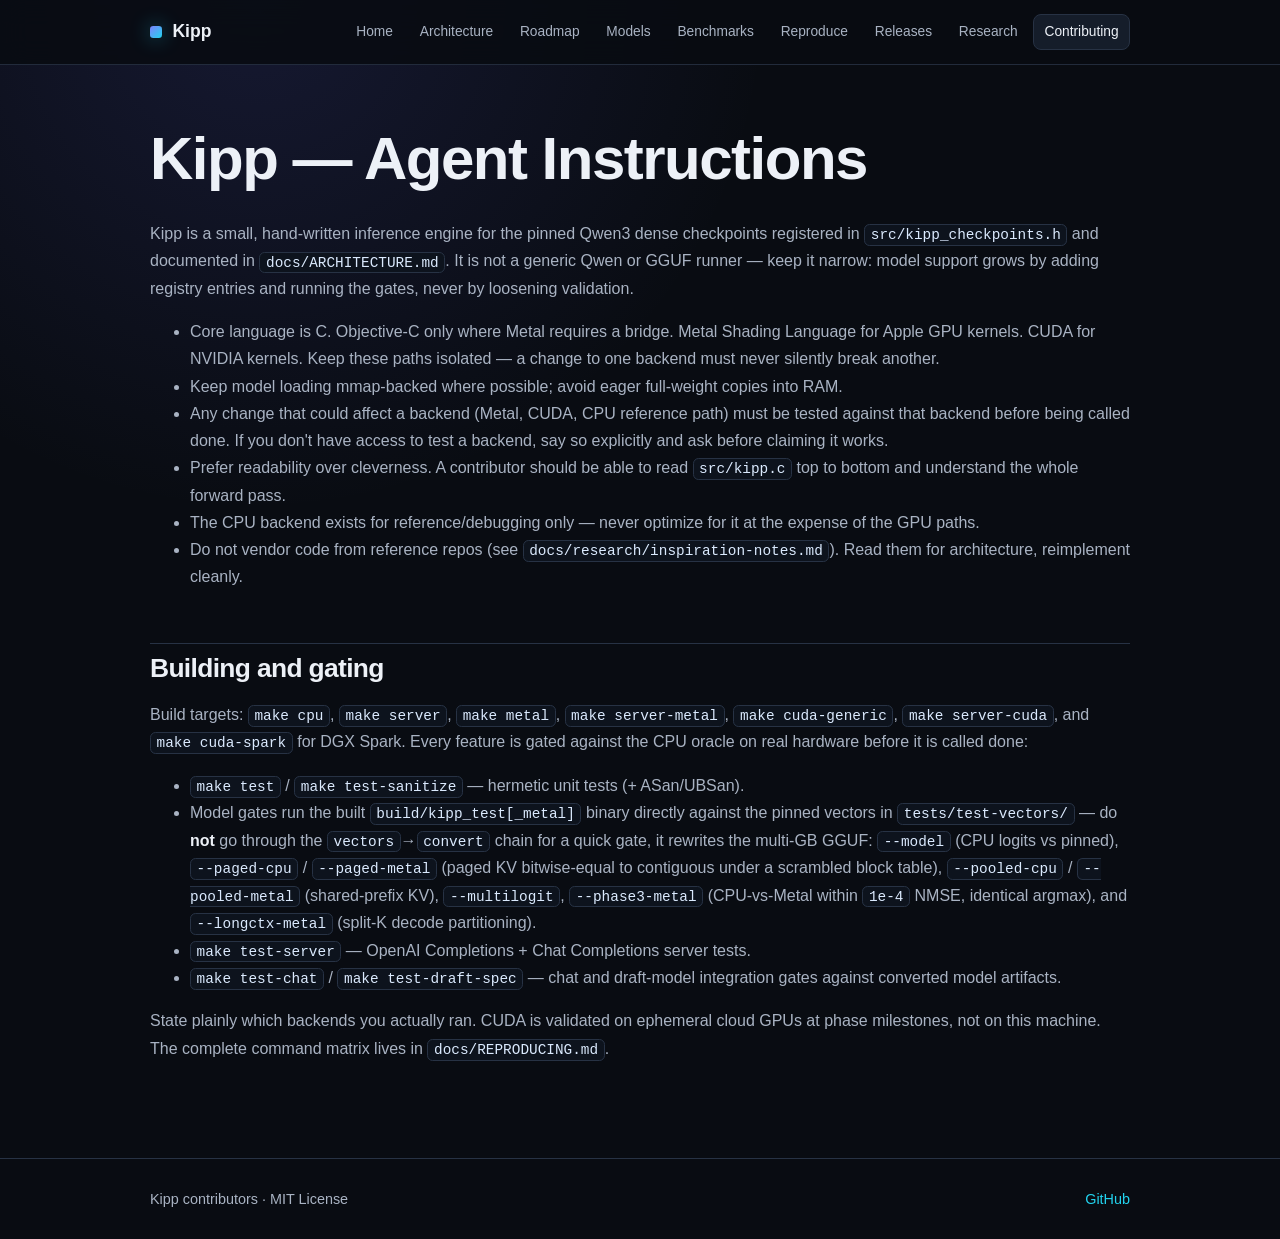
<file: docs/contributing.html>
<!doctype html>
<html lang="en">
<head>
  <meta charset="utf-8">
  <meta name="viewport" content="width=device-width, initial-scale=1">
  <title>Contributing — Kipp</title>
  <meta name="description" content="Engineering constraints for human and AI contributors.">
  <link rel="stylesheet" href="assets/site.css">
</head>
<body>
  <header class="site-header">
    <div class="wrap header-content">
      <a class="brand" href="index.html">
        <span class="brand-mark"></span>
        Kipp
      </a>
      <nav aria-label="Primary"><a href="index.html">Home</a>
        <a href="architecture.html">Architecture</a>
        <a href="roadmap.html">Roadmap</a>
        <a href="model-support.html">Models</a>
        <a href="benchmarks.html">Benchmarks</a>
        <a href="reproducing.html">Reproduce</a>
        <a href="releasing.html">Releases</a>
        <a href="research/inspiration-notes.html">Research</a>
        <a href="contributing.html" aria-current="page">Contributing</a></nav>
    </div>
  </header>
  <main class="wrap content">
<h1>Kipp — Agent Instructions</h1>
<p>Kipp is a small, hand-written inference engine for the pinned Qwen3 dense
checkpoints registered in <code>src/kipp_checkpoints.h</code> and documented in
<code>docs/ARCHITECTURE.md</code>. It is not a generic Qwen or GGUF runner — keep it
narrow: model support grows by adding registry entries and running the
gates, never by loosening validation.</p>
<ul>
<li>Core language is C. Objective-C only where Metal requires a bridge. Metal
Shading Language for Apple GPU kernels. CUDA for NVIDIA kernels. Keep these
paths isolated — a change to one backend must never silently break another.</li>
<li>Keep model loading mmap-backed where possible; avoid eager full-weight
copies into RAM.</li>
<li>Any change that could affect a backend (Metal, CUDA, CPU reference path)
must be tested against that backend before being called done. If you don't
have access to test a backend, say so explicitly and ask before claiming
it works.</li>
<li>Prefer readability over cleverness. A contributor should be able to read
<code>src/kipp.c</code> top to bottom and understand the whole forward pass.</li>
<li>The CPU backend exists for reference/debugging only — never optimize for
it at the expense of the GPU paths.</li>
<li>Do not vendor code from reference repos (see
<code>docs/research/inspiration-notes.md</code>).
Read them for architecture, reimplement cleanly.</li>
</ul>
<h2>Building and gating</h2>
<p>Build targets: <code>make cpu</code>, <code>make server</code>, <code>make metal</code>, <code>make server-metal</code>,
<code>make cuda-generic</code>, <code>make server-cuda</code>, and <code>make cuda-spark</code> for DGX Spark.
Every feature is gated against the CPU oracle on real hardware before it is
called done:</p>
<ul>
<li><code>make test</code> / <code>make test-sanitize</code> — hermetic unit tests (+ ASan/UBSan).</li>
<li>Model gates run the built <code>build/kipp_test[_metal]</code> binary directly against
the pinned vectors in <code>tests/test-vectors/</code> — do <strong>not</strong> go through the
<code>vectors</code>→<code>convert</code> chain for a quick gate, it rewrites the multi-GB GGUF:
<code>--model</code> (CPU logits vs pinned), <code>--paged-cpu</code> / <code>--paged-metal</code> (paged KV
bitwise-equal to contiguous under a scrambled block table), <code>--pooled-cpu</code> /
<code>--pooled-metal</code> (shared-prefix KV), <code>--multilogit</code>,
<code>--phase3-metal</code> (CPU-vs-Metal within <code>1e-4</code> NMSE, identical argmax), and
<code>--longctx-metal</code> (split-K decode partitioning).</li>
<li><code>make test-server</code> — OpenAI Completions + Chat Completions server tests.</li>
<li><code>make test-chat</code> / <code>make test-draft-spec</code> — chat and draft-model integration
gates against converted model artifacts.</li>
</ul>
<p>State plainly which backends you actually ran. CUDA is validated on ephemeral
cloud GPUs at phase milestones, not on this machine. The complete command
matrix lives in <code>docs/REPRODUCING.md</code>.</p>
  </main>
  <footer class="site-footer">
    <div class="wrap footer-content">
      <span>Kipp contributors · MIT License</span>
      <a href="https://github.com/Polished-Snow/Kipp">GitHub</a>
    </div>
  </footer>
</body>
</html>
</file>
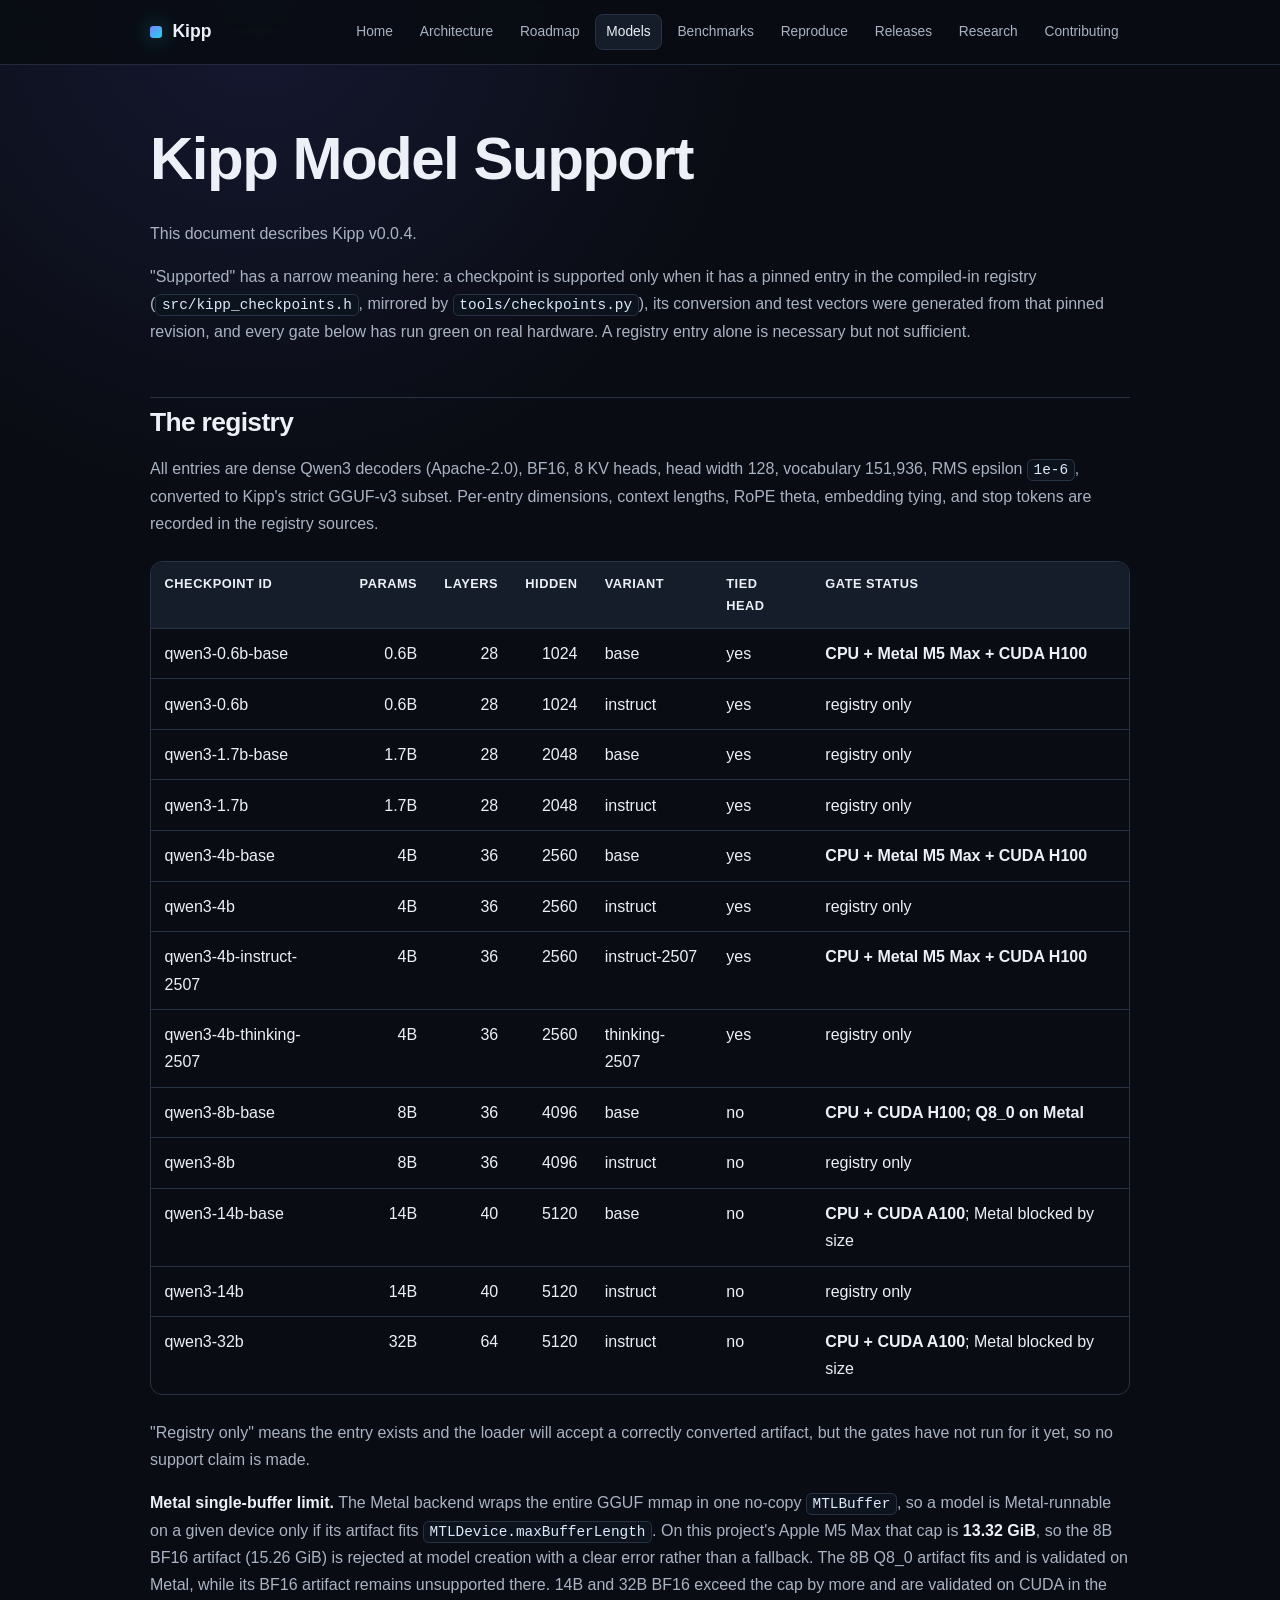
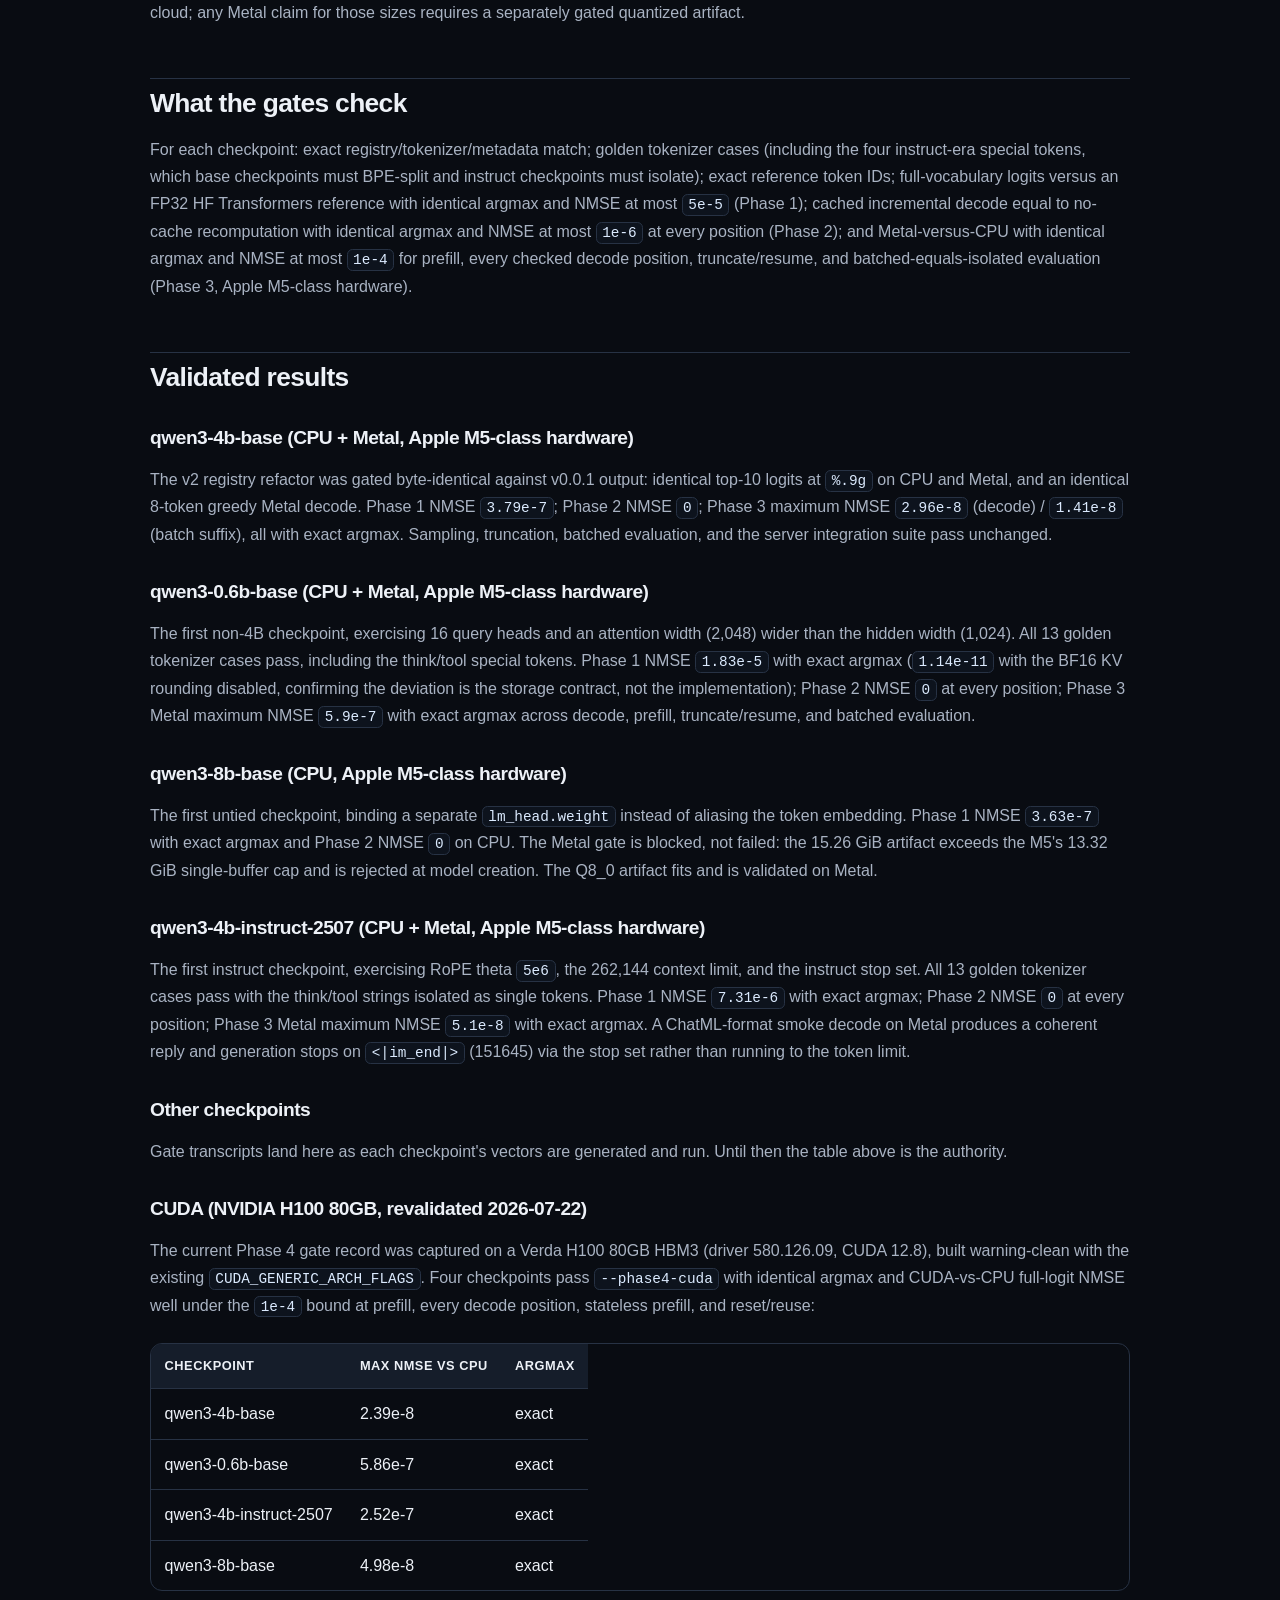
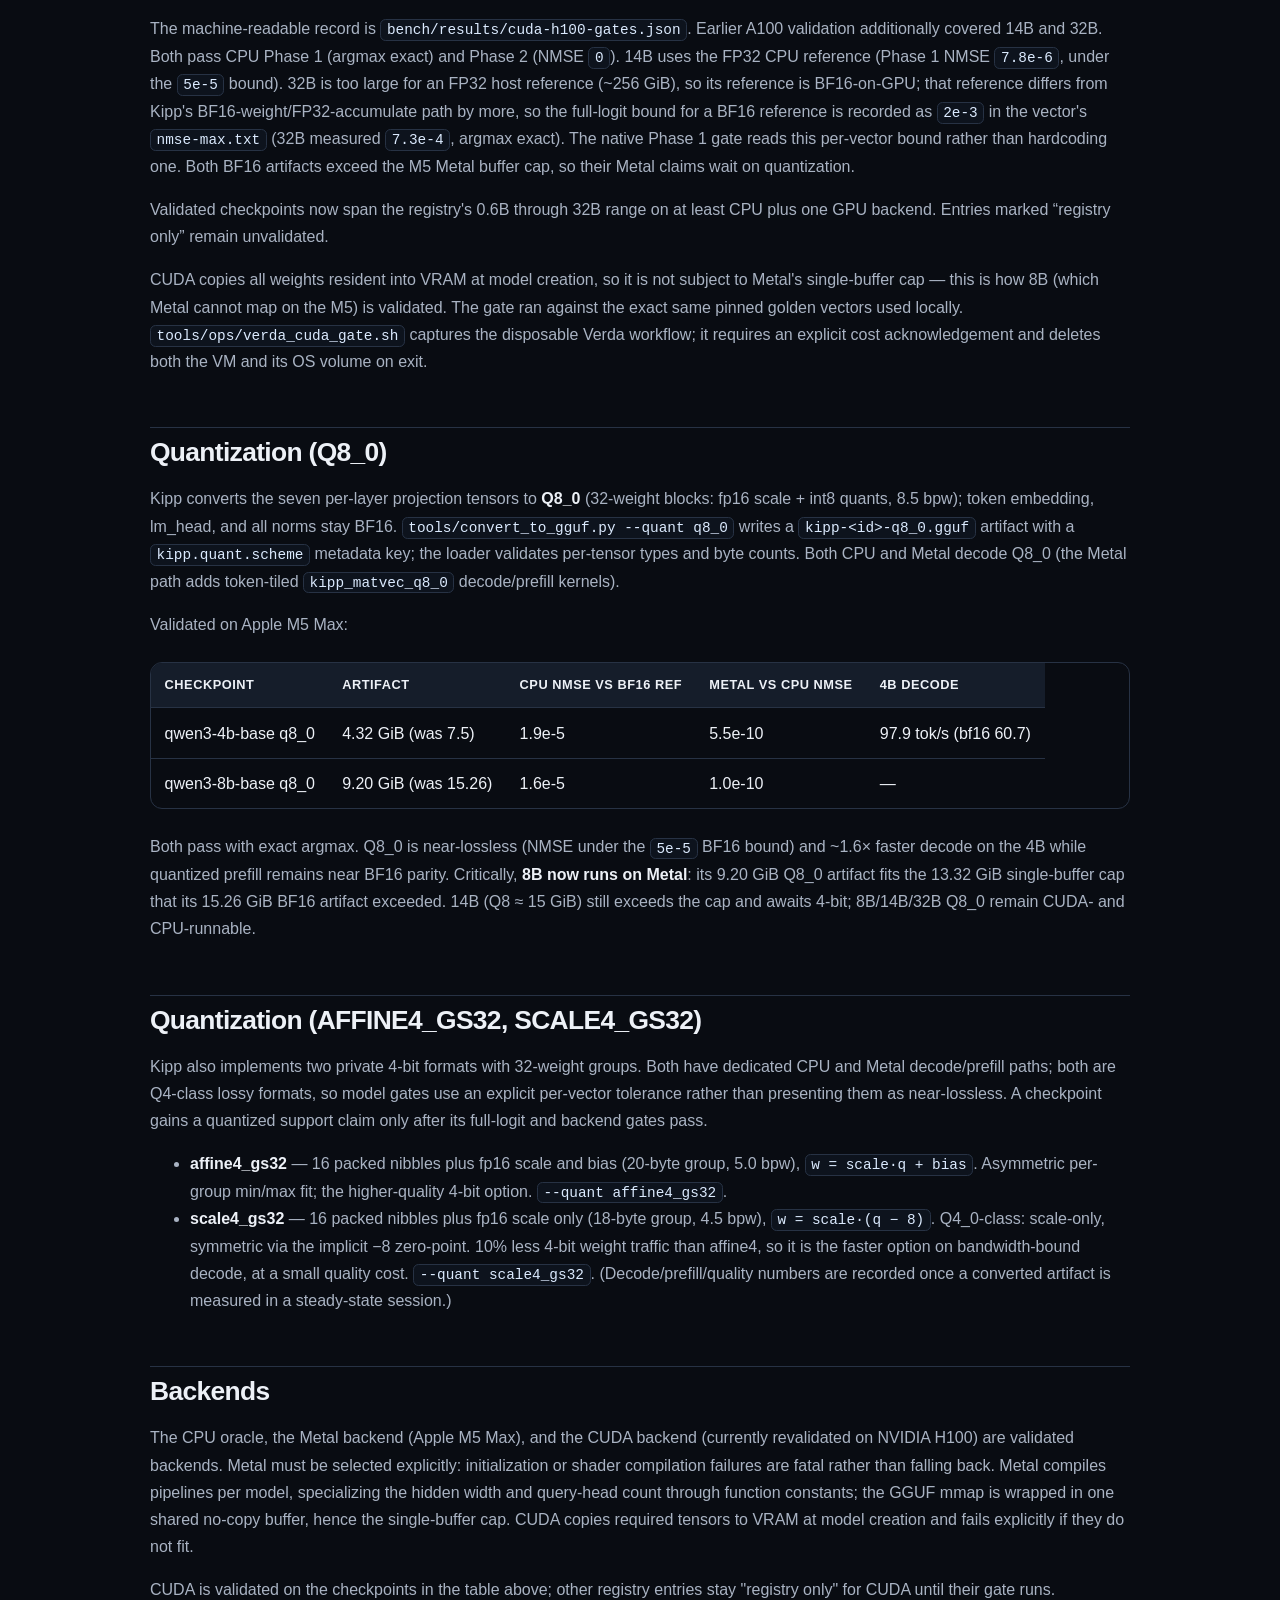
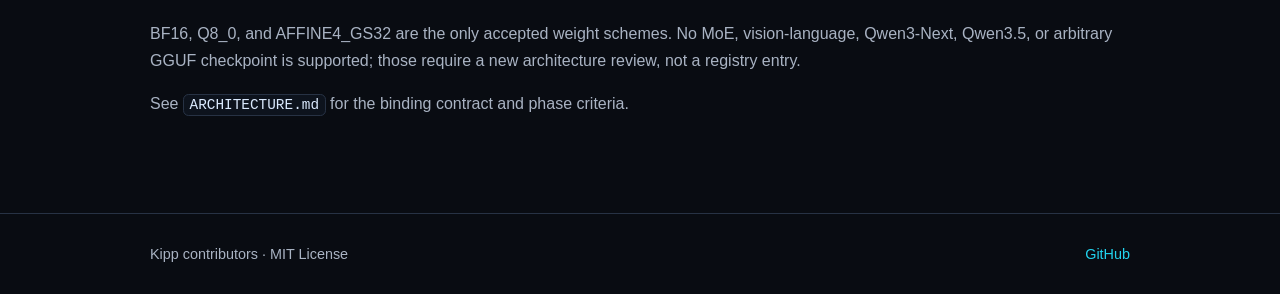
<file: docs/model-support.html>
<!doctype html>
<html lang="en">
<head>
  <meta charset="utf-8">
  <meta name="viewport" content="width=device-width, initial-scale=1">
  <title>Model support — Kipp</title>
  <meta name="description" content="Pinned checkpoint, backend, and quantization support status.">
  <link rel="stylesheet" href="assets/site.css">
</head>
<body>
  <header class="site-header">
    <div class="wrap header-content">
      <a class="brand" href="index.html">
        <span class="brand-mark"></span>
        Kipp
      </a>
      <nav aria-label="Primary"><a href="index.html">Home</a>
        <a href="architecture.html">Architecture</a>
        <a href="roadmap.html">Roadmap</a>
        <a href="model-support.html" aria-current="page">Models</a>
        <a href="benchmarks.html">Benchmarks</a>
        <a href="reproducing.html">Reproduce</a>
        <a href="releasing.html">Releases</a>
        <a href="research/inspiration-notes.html">Research</a>
        <a href="contributing.html">Contributing</a></nav>
    </div>
  </header>
  <main class="wrap content">
<h1>Kipp Model Support</h1>
<p>This document describes Kipp v0.0.4.</p>
<p>&quot;Supported&quot; has a narrow meaning here: a checkpoint is supported only when
it has a pinned entry in the compiled-in registry (<code>src/kipp_checkpoints.h</code>,
mirrored by <code>tools/checkpoints.py</code>), its conversion and test vectors were
generated from that pinned revision, and every gate below has run green on
real hardware. A registry entry alone is necessary but not sufficient.</p>
<h2>The registry</h2>
<p>All entries are dense Qwen3 decoders (Apache-2.0), BF16, 8 KV heads,
head width 128, vocabulary 151,936, RMS epsilon <code>1e-6</code>, converted to Kipp's
strict GGUF-v3 subset. Per-entry dimensions, context lengths, RoPE theta,
embedding tying, and stop tokens are recorded in the registry sources.</p>
<table>
<thead>
<tr>
<th>Checkpoint id</th>
<th style="text-align:right">Params</th>
<th style="text-align:right">Layers</th>
<th style="text-align:right">Hidden</th>
<th>Variant</th>
<th>Tied head</th>
<th>Gate status</th>
</tr>
</thead>
<tbody>
<tr>
<td>qwen3-0.6b-base</td>
<td style="text-align:right">0.6B</td>
<td style="text-align:right">28</td>
<td style="text-align:right">1024</td>
<td>base</td>
<td>yes</td>
<td><strong>CPU + Metal M5 Max + CUDA H100</strong></td>
</tr>
<tr>
<td>qwen3-0.6b</td>
<td style="text-align:right">0.6B</td>
<td style="text-align:right">28</td>
<td style="text-align:right">1024</td>
<td>instruct</td>
<td>yes</td>
<td>registry only</td>
</tr>
<tr>
<td>qwen3-1.7b-base</td>
<td style="text-align:right">1.7B</td>
<td style="text-align:right">28</td>
<td style="text-align:right">2048</td>
<td>base</td>
<td>yes</td>
<td>registry only</td>
</tr>
<tr>
<td>qwen3-1.7b</td>
<td style="text-align:right">1.7B</td>
<td style="text-align:right">28</td>
<td style="text-align:right">2048</td>
<td>instruct</td>
<td>yes</td>
<td>registry only</td>
</tr>
<tr>
<td>qwen3-4b-base</td>
<td style="text-align:right">4B</td>
<td style="text-align:right">36</td>
<td style="text-align:right">2560</td>
<td>base</td>
<td>yes</td>
<td><strong>CPU + Metal M5 Max + CUDA H100</strong></td>
</tr>
<tr>
<td>qwen3-4b</td>
<td style="text-align:right">4B</td>
<td style="text-align:right">36</td>
<td style="text-align:right">2560</td>
<td>instruct</td>
<td>yes</td>
<td>registry only</td>
</tr>
<tr>
<td>qwen3-4b-instruct-2507</td>
<td style="text-align:right">4B</td>
<td style="text-align:right">36</td>
<td style="text-align:right">2560</td>
<td>instruct-2507</td>
<td>yes</td>
<td><strong>CPU + Metal M5 Max + CUDA H100</strong></td>
</tr>
<tr>
<td>qwen3-4b-thinking-2507</td>
<td style="text-align:right">4B</td>
<td style="text-align:right">36</td>
<td style="text-align:right">2560</td>
<td>thinking-2507</td>
<td>yes</td>
<td>registry only</td>
</tr>
<tr>
<td>qwen3-8b-base</td>
<td style="text-align:right">8B</td>
<td style="text-align:right">36</td>
<td style="text-align:right">4096</td>
<td>base</td>
<td>no</td>
<td><strong>CPU + CUDA H100; Q8_0 on Metal</strong></td>
</tr>
<tr>
<td>qwen3-8b</td>
<td style="text-align:right">8B</td>
<td style="text-align:right">36</td>
<td style="text-align:right">4096</td>
<td>instruct</td>
<td>no</td>
<td>registry only</td>
</tr>
<tr>
<td>qwen3-14b-base</td>
<td style="text-align:right">14B</td>
<td style="text-align:right">40</td>
<td style="text-align:right">5120</td>
<td>base</td>
<td>no</td>
<td><strong>CPU + CUDA A100</strong>; Metal blocked by size</td>
</tr>
<tr>
<td>qwen3-14b</td>
<td style="text-align:right">14B</td>
<td style="text-align:right">40</td>
<td style="text-align:right">5120</td>
<td>instruct</td>
<td>no</td>
<td>registry only</td>
</tr>
<tr>
<td>qwen3-32b</td>
<td style="text-align:right">32B</td>
<td style="text-align:right">64</td>
<td style="text-align:right">5120</td>
<td>instruct</td>
<td>no</td>
<td><strong>CPU + CUDA A100</strong>; Metal blocked by size</td>
</tr>
</tbody>
</table>
<p>&quot;Registry only&quot; means the entry exists and the loader will accept a
correctly converted artifact, but the gates have not run for it yet, so no
support claim is made.</p>
<p><strong>Metal single-buffer limit.</strong> The Metal backend wraps the entire GGUF mmap
in one no-copy <code>MTLBuffer</code>, so a model is Metal-runnable on a given device
only if its artifact fits <code>MTLDevice.maxBufferLength</code>. On this project's
Apple M5 Max that cap is <strong>13.32 GiB</strong>, so
the 8B BF16 artifact (15.26 GiB) is rejected at model creation with a clear
error rather than a fallback. The 8B Q8_0 artifact fits and is validated on
Metal, while its BF16 artifact remains unsupported there. 14B and 32B BF16
exceed the cap by more and are validated on CUDA in the cloud; any Metal
claim for those sizes requires a separately gated quantized artifact.</p>
<h2>What the gates check</h2>
<p>For each checkpoint: exact registry/tokenizer/metadata match; golden
tokenizer cases (including the four instruct-era special tokens, which
base checkpoints must BPE-split and instruct checkpoints must isolate);
exact reference token IDs; full-vocabulary logits versus an FP32
HF Transformers reference with identical argmax and NMSE at most <code>5e-5</code>
(Phase 1); cached incremental decode equal to no-cache recomputation with
identical argmax and NMSE at most <code>1e-6</code> at every position (Phase 2); and
Metal-versus-CPU with identical argmax and NMSE at most <code>1e-4</code> for prefill,
every checked decode position, truncate/resume, and batched-equals-isolated
evaluation (Phase 3, Apple M5-class hardware).</p>
<h2>Validated results</h2>
<h3>qwen3-4b-base (CPU + Metal, Apple M5-class hardware)</h3>
<p>The v2 registry refactor was gated byte-identical against v0.0.1 output:
identical top-10 logits at <code>%.9g</code> on CPU and Metal, and an identical
8-token greedy Metal decode. Phase 1 NMSE <code>3.79e-7</code>; Phase 2 NMSE <code>0</code>;
Phase 3 maximum NMSE <code>2.96e-8</code> (decode) / <code>1.41e-8</code> (batch suffix), all
with exact argmax. Sampling, truncation, batched evaluation, and the server
integration suite pass unchanged.</p>
<h3>qwen3-0.6b-base (CPU + Metal, Apple M5-class hardware)</h3>
<p>The first non-4B checkpoint, exercising 16 query heads and an attention
width (2,048) wider than the hidden width (1,024). All 13 golden tokenizer
cases pass, including the think/tool special tokens. Phase 1 NMSE
<code>1.83e-5</code> with exact argmax (<code>1.14e-11</code> with the BF16 KV rounding disabled,
confirming the deviation is the storage contract, not the implementation);
Phase 2 NMSE <code>0</code> at every position; Phase 3 Metal maximum NMSE <code>5.9e-7</code>
with exact argmax across decode, prefill, truncate/resume, and batched
evaluation.</p>
<h3>qwen3-8b-base (CPU, Apple M5-class hardware)</h3>
<p>The first untied checkpoint, binding a separate <code>lm_head.weight</code> instead of
aliasing the token embedding. Phase 1 NMSE <code>3.63e-7</code> with exact argmax and
Phase 2 NMSE <code>0</code> on CPU. The Metal gate is blocked, not failed: the 15.26
GiB artifact exceeds the M5's 13.32 GiB single-buffer cap and is rejected at
model creation. The Q8_0 artifact fits and is validated on Metal.</p>
<h3>qwen3-4b-instruct-2507 (CPU + Metal, Apple M5-class hardware)</h3>
<p>The first instruct checkpoint, exercising RoPE theta <code>5e6</code>, the 262,144
context limit, and the instruct stop set. All 13 golden tokenizer cases
pass with the think/tool strings isolated as single tokens. Phase 1 NMSE
<code>7.31e-6</code> with exact argmax; Phase 2 NMSE <code>0</code> at every position; Phase 3
Metal maximum NMSE <code>5.1e-8</code> with exact argmax. A ChatML-format smoke decode
on Metal produces a coherent reply and generation stops on <code>&lt;|im_end|&gt;</code>
(151645) via the stop set rather than running to the token limit.</p>
<h3>Other checkpoints</h3>
<p>Gate transcripts land here as each checkpoint's vectors are generated and
run. Until then the table above is the authority.</p>
<h3>CUDA (NVIDIA H100 80GB, revalidated 2026-07-22)</h3>
<p>The current Phase 4 gate record was captured on a Verda H100 80GB HBM3
(driver 580.126.09, CUDA 12.8), built warning-clean with the existing
<code>CUDA_GENERIC_ARCH_FLAGS</code>. Four checkpoints pass
<code>--phase4-cuda</code> with identical argmax and CUDA-vs-CPU full-logit NMSE well
under the <code>1e-4</code> bound at prefill, every decode position, stateless prefill,
and reset/reuse:</p>
<table>
<thead>
<tr>
<th>Checkpoint</th>
<th>max NMSE vs CPU</th>
<th>argmax</th>
</tr>
</thead>
<tbody>
<tr>
<td>qwen3-4b-base</td>
<td>2.39e-8</td>
<td>exact</td>
</tr>
<tr>
<td>qwen3-0.6b-base</td>
<td>5.86e-7</td>
<td>exact</td>
</tr>
<tr>
<td>qwen3-4b-instruct-2507</td>
<td>2.52e-7</td>
<td>exact</td>
</tr>
<tr>
<td>qwen3-8b-base</td>
<td>4.98e-8</td>
<td>exact</td>
</tr>
</tbody>
</table>
<p>The machine-readable record is <code>bench/results/cuda-h100-gates.json</code>.
Earlier A100 validation additionally covered 14B and 32B. Both pass CPU
Phase 1 (argmax exact) and Phase 2 (NMSE <code>0</code>). 14B
uses the FP32 CPU reference (Phase 1 NMSE <code>7.8e-6</code>, under the <code>5e-5</code> bound).
32B is too large for an FP32 host reference (~256 GiB), so its reference is
BF16-on-GPU; that reference differs from Kipp's BF16-weight/FP32-accumulate
path by more, so the full-logit bound for a BF16 reference is recorded as
<code>2e-3</code> in the vector's <code>nmse-max.txt</code> (32B measured <code>7.3e-4</code>, argmax exact).
The native Phase 1 gate reads this per-vector bound rather than hardcoding
one. Both BF16 artifacts exceed the M5 Metal buffer cap, so their Metal
claims wait on quantization.</p>
<p>Validated checkpoints now span the registry's 0.6B through 32B range on at
least CPU plus one GPU backend. Entries marked “registry only” remain
unvalidated.</p>
<p>CUDA copies all weights resident into VRAM at model creation, so it is not
subject to Metal's single-buffer cap — this is how 8B (which Metal cannot
map on the M5) is validated. The gate ran against the exact same pinned
golden vectors used locally. <code>tools/ops/verda_cuda_gate.sh</code> captures the
disposable Verda workflow; it requires an explicit cost acknowledgement and
deletes both the VM and its OS volume on exit.</p>
<h2>Quantization (Q8_0)</h2>
<p>Kipp converts the seven per-layer projection tensors to <strong>Q8_0</strong> (32-weight
blocks: fp16 scale + int8 quants, 8.5 bpw); token embedding, lm_head, and all
norms stay BF16. <code>tools/convert_to_gguf.py --quant q8_0</code> writes a
<code>kipp-&lt;id&gt;-q8_0.gguf</code> artifact with a <code>kipp.quant.scheme</code> metadata key; the
loader validates per-tensor types and byte counts. Both CPU and Metal decode
Q8_0 (the Metal path adds token-tiled <code>kipp_matvec_q8_0</code> decode/prefill
kernels).</p>
<p>Validated on Apple M5 Max:</p>
<table>
<thead>
<tr>
<th>Checkpoint</th>
<th>artifact</th>
<th>CPU NMSE vs bf16 ref</th>
<th>Metal vs CPU NMSE</th>
<th>4B decode</th>
</tr>
</thead>
<tbody>
<tr>
<td>qwen3-4b-base q8_0</td>
<td>4.32 GiB (was 7.5)</td>
<td>1.9e-5</td>
<td>5.5e-10</td>
<td>97.9 tok/s (bf16 60.7)</td>
</tr>
<tr>
<td>qwen3-8b-base q8_0</td>
<td>9.20 GiB (was 15.26)</td>
<td>1.6e-5</td>
<td>1.0e-10</td>
<td>—</td>
</tr>
</tbody>
</table>
<p>Both pass with exact argmax. Q8_0 is near-lossless (NMSE under the <code>5e-5</code>
BF16 bound) and ~1.6× faster decode on the 4B while quantized prefill remains
near BF16 parity. Critically, <strong>8B now runs on Metal</strong>: its 9.20 GiB Q8_0
artifact fits the 13.32 GiB
single-buffer cap that its 15.26 GiB BF16 artifact exceeded. 14B (Q8 ≈ 15
GiB) still exceeds the cap and awaits 4-bit; 8B/14B/32B Q8_0 remain CUDA- and
CPU-runnable.</p>
<h2>Quantization (AFFINE4_GS32, SCALE4_GS32)</h2>
<p>Kipp also implements two private 4-bit formats with 32-weight groups. Both
have dedicated CPU and Metal decode/prefill paths; both are Q4-class lossy
formats, so model gates use an explicit per-vector tolerance rather than
presenting them as near-lossless. A checkpoint gains a quantized support
claim only after its full-logit and backend gates pass.</p>
<ul>
<li><strong>affine4_gs32</strong> — 16 packed nibbles plus fp16 scale and bias (20-byte
group, 5.0 bpw), <code>w = scale·q + bias</code>. Asymmetric per-group min/max fit;
the higher-quality 4-bit option. <code>--quant affine4_gs32</code>.</li>
<li><strong>scale4_gs32</strong> — 16 packed nibbles plus fp16 scale only (18-byte group,
4.5 bpw), <code>w = scale·(q − 8)</code>. Q4_0-class: scale-only, symmetric via the
implicit −8 zero-point. 10% less 4-bit weight traffic than affine4, so it
is the faster option on bandwidth-bound decode, at a small quality cost.
<code>--quant scale4_gs32</code>. (Decode/prefill/quality numbers are recorded once a
converted artifact is measured in a steady-state session.)</li>
</ul>
<h2>Backends</h2>
<p>The CPU oracle, the Metal backend (Apple M5 Max), and the CUDA backend
(currently revalidated on NVIDIA H100) are validated backends. Metal must be
selected explicitly: initialization or shader compilation failures are fatal
rather than falling back. Metal compiles pipelines per model, specializing
the hidden width and query-head count through function constants; the GGUF
mmap is wrapped in one shared no-copy buffer, hence the single-buffer cap.
CUDA copies required tensors to VRAM at model creation and fails explicitly
if they do not fit.</p>
<p>CUDA is validated on the checkpoints in the table above; other registry
entries stay &quot;registry only&quot; for CUDA until their gate runs.</p>
<p>BF16, Q8_0, and AFFINE4_GS32 are the only accepted weight schemes. No MoE,
vision-language, Qwen3-Next, Qwen3.5, or arbitrary GGUF checkpoint is
supported; those require a new architecture review, not a registry entry.</p>
<p>See <code>ARCHITECTURE.md</code> for the binding contract and phase criteria.</p>
  </main>
  <footer class="site-footer">
    <div class="wrap footer-content">
      <span>Kipp contributors · MIT License</span>
      <a href="https://github.com/Polished-Snow/Kipp">GitHub</a>
    </div>
  </footer>
</body>
</html>
</file>
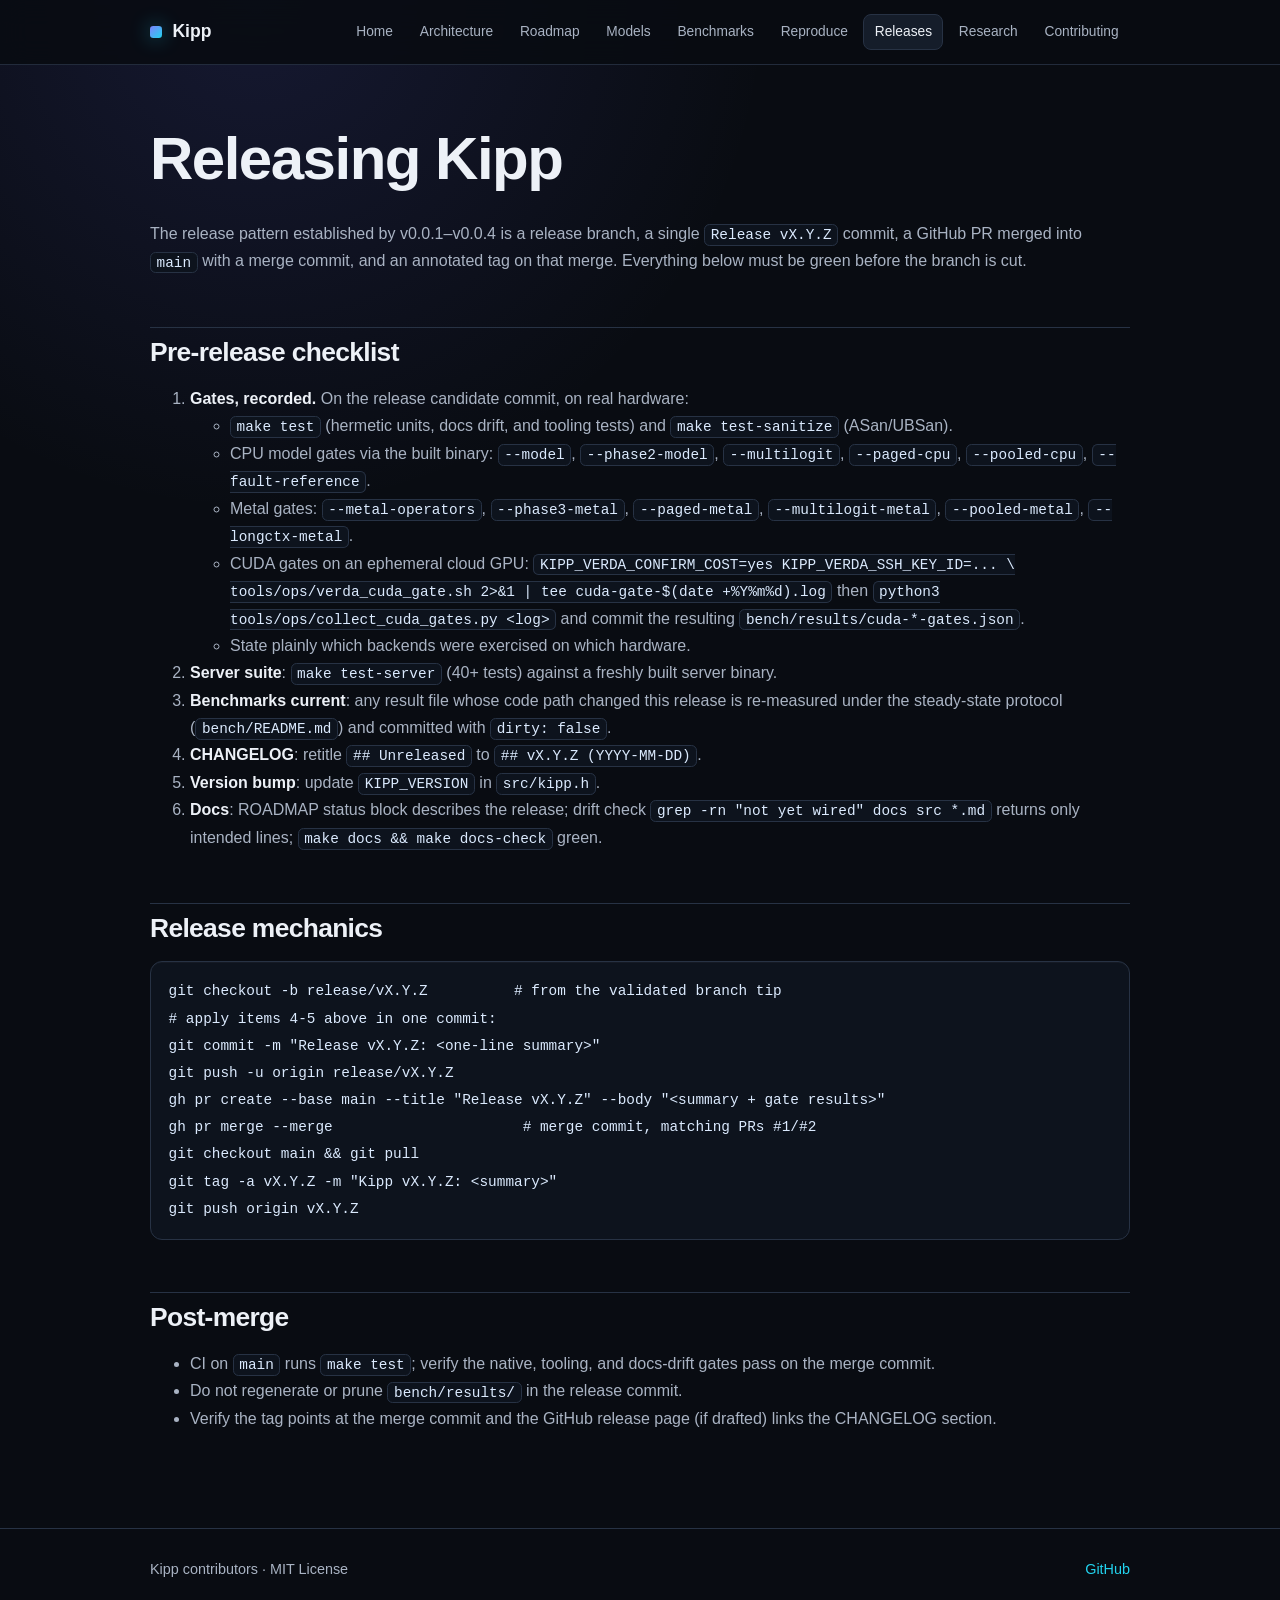
<file: docs/releasing.html>
<!doctype html>
<html lang="en">
<head>
  <meta charset="utf-8">
  <meta name="viewport" content="width=device-width, initial-scale=1">
  <title>Releasing — Kipp</title>
  <meta name="description" content="Release checklist, hardware gates, and versioning workflow.">
  <link rel="stylesheet" href="assets/site.css">
</head>
<body>
  <header class="site-header">
    <div class="wrap header-content">
      <a class="brand" href="index.html">
        <span class="brand-mark"></span>
        Kipp
      </a>
      <nav aria-label="Primary"><a href="index.html">Home</a>
        <a href="architecture.html">Architecture</a>
        <a href="roadmap.html">Roadmap</a>
        <a href="model-support.html">Models</a>
        <a href="benchmarks.html">Benchmarks</a>
        <a href="reproducing.html">Reproduce</a>
        <a href="releasing.html" aria-current="page">Releases</a>
        <a href="research/inspiration-notes.html">Research</a>
        <a href="contributing.html">Contributing</a></nav>
    </div>
  </header>
  <main class="wrap content">
<h1>Releasing Kipp</h1>
<p>The release pattern established by v0.0.1–v0.0.4 is a release
branch, a single <code>Release vX.Y.Z</code> commit, a GitHub PR merged into <code>main</code>
with a merge commit, and an annotated tag on that merge. Everything below
must be green before the branch is cut.</p>
<h2>Pre-release checklist</h2>
<ol>
<li><strong>Gates, recorded.</strong> On the release candidate commit, on real hardware:
<ul>
<li><code>make test</code> (hermetic units, docs drift, and tooling tests) and
<code>make test-sanitize</code> (ASan/UBSan).</li>
<li>CPU model gates via the built binary: <code>--model</code>, <code>--phase2-model</code>,
<code>--multilogit</code>, <code>--paged-cpu</code>, <code>--pooled-cpu</code>, <code>--fault-reference</code>.</li>
<li>Metal gates: <code>--metal-operators</code>, <code>--phase3-metal</code>, <code>--paged-metal</code>,
<code>--multilogit-metal</code>, <code>--pooled-metal</code>, <code>--longctx-metal</code>.</li>
<li>CUDA gates on an ephemeral cloud GPU:
<code>KIPP_VERDA_CONFIRM_COST=yes KIPP_VERDA_SSH_KEY_ID=... \  tools/ops/verda_cuda_gate.sh 2&gt;&amp;1 | tee cuda-gate-$(date +%Y%m%d).log</code>
then <code>python3 tools/ops/collect_cuda_gates.py &lt;log&gt;</code> and commit the
resulting <code>bench/results/cuda-*-gates.json</code>.</li>
<li>State plainly which backends were exercised on which hardware.</li>
</ul>
</li>
<li><strong>Server suite</strong>: <code>make test-server</code> (40+ tests) against a freshly built
server binary.</li>
<li><strong>Benchmarks current</strong>: any result file whose code path changed this
release is re-measured under the steady-state protocol
(<code>bench/README.md</code>) and committed with <code>dirty: false</code>.</li>
<li><strong>CHANGELOG</strong>: retitle <code>## Unreleased</code> to <code>## vX.Y.Z (YYYY-MM-DD)</code>.</li>
<li><strong>Version bump</strong>: update <code>KIPP_VERSION</code> in <code>src/kipp.h</code>.</li>
<li><strong>Docs</strong>: ROADMAP status block describes the release; drift check
<code>grep -rn &quot;not yet wired&quot; docs src *.md</code> returns only intended lines;
<code>make docs &amp;&amp; make docs-check</code> green.</li>
</ol>
<h2>Release mechanics</h2>
<pre><code class="language-bash">git checkout -b release/vX.Y.Z          # from the validated branch tip
# apply items 4-5 above in one commit:
git commit -m &quot;Release vX.Y.Z: &lt;one-line summary&gt;&quot;
git push -u origin release/vX.Y.Z
gh pr create --base main --title &quot;Release vX.Y.Z&quot; --body &quot;&lt;summary + gate results&gt;&quot;
gh pr merge --merge                      # merge commit, matching PRs #1/#2
git checkout main &amp;&amp; git pull
git tag -a vX.Y.Z -m &quot;Kipp vX.Y.Z: &lt;summary&gt;&quot;
git push origin vX.Y.Z
</code></pre>
<h2>Post-merge</h2>
<ul>
<li>CI on <code>main</code> runs <code>make test</code>; verify the native, tooling, and docs-drift
gates pass on the merge commit.</li>
<li>Do not regenerate or prune <code>bench/results/</code> in the release commit.</li>
<li>Verify the tag points at the merge commit and the GitHub release page
(if drafted) links the CHANGELOG section.</li>
</ul>
  </main>
  <footer class="site-footer">
    <div class="wrap footer-content">
      <span>Kipp contributors · MIT License</span>
      <a href="https://github.com/Polished-Snow/Kipp">GitHub</a>
    </div>
  </footer>
</body>
</html>
</file>
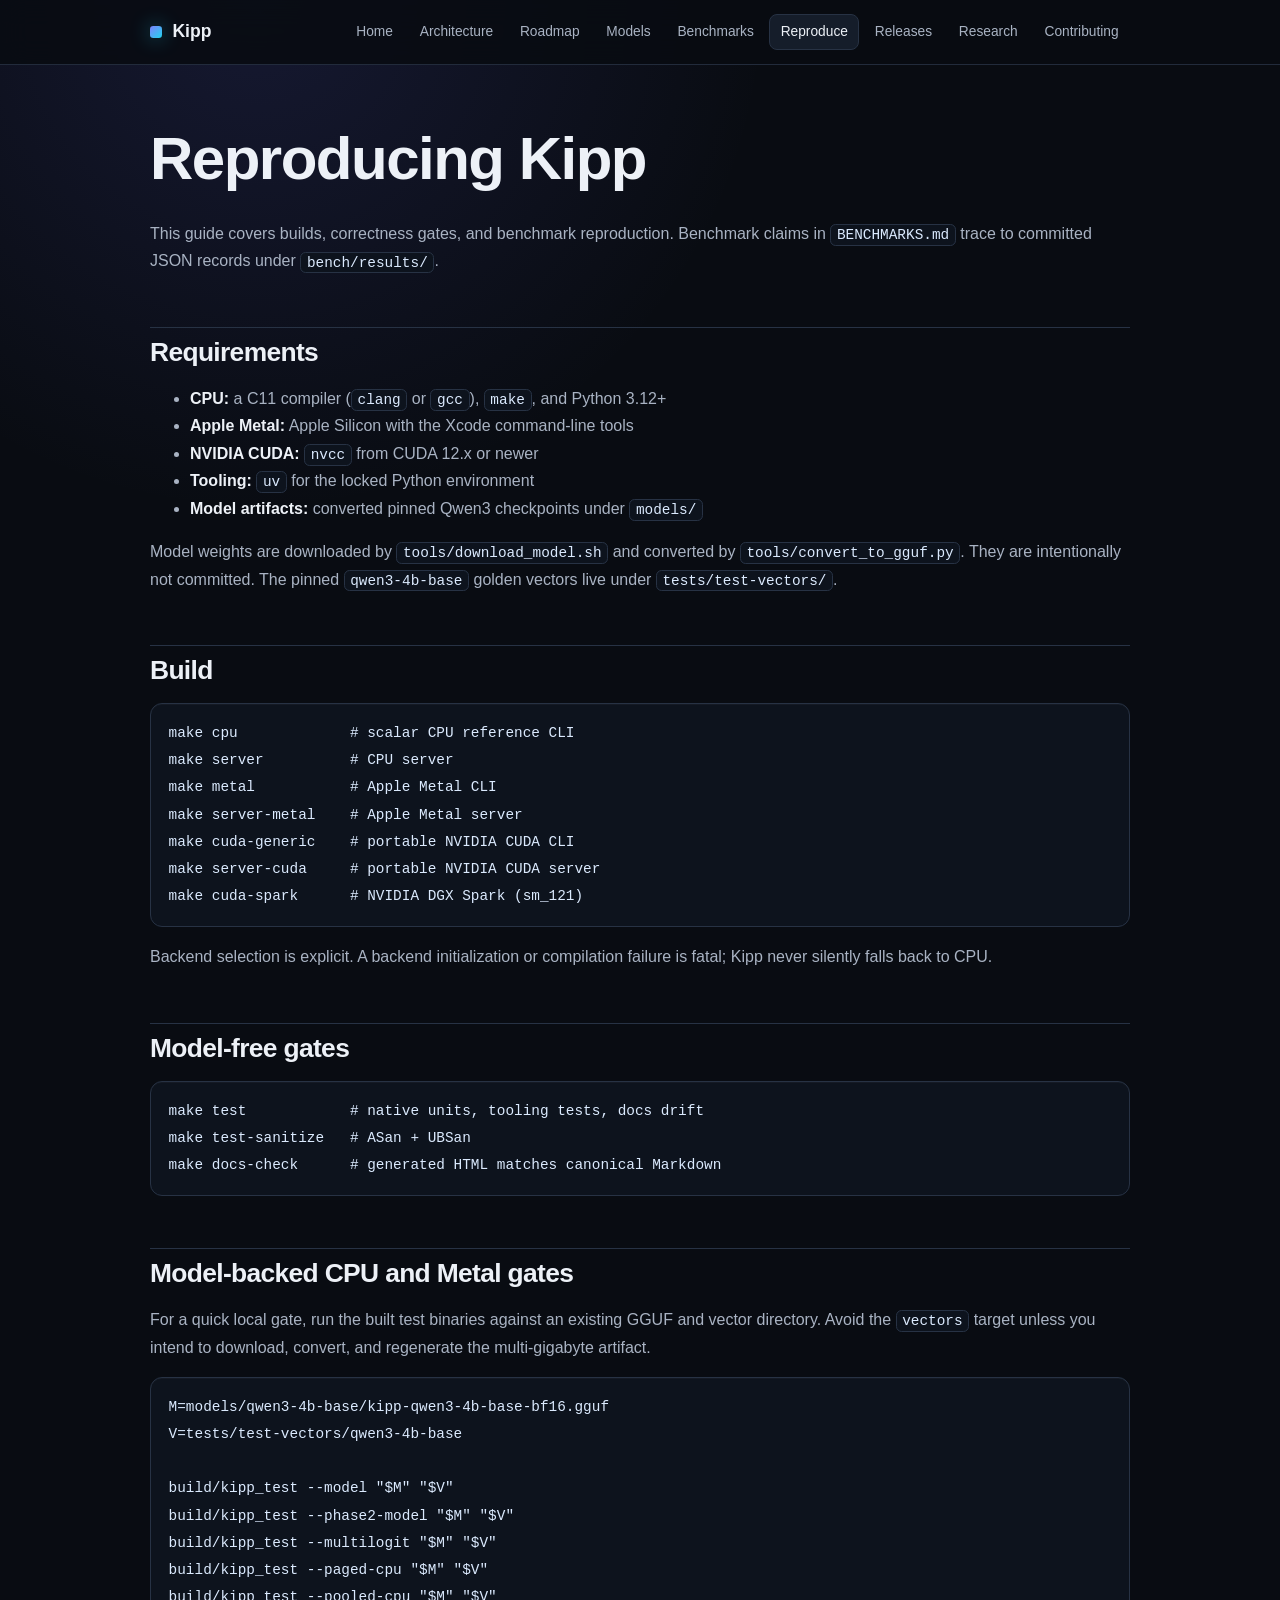
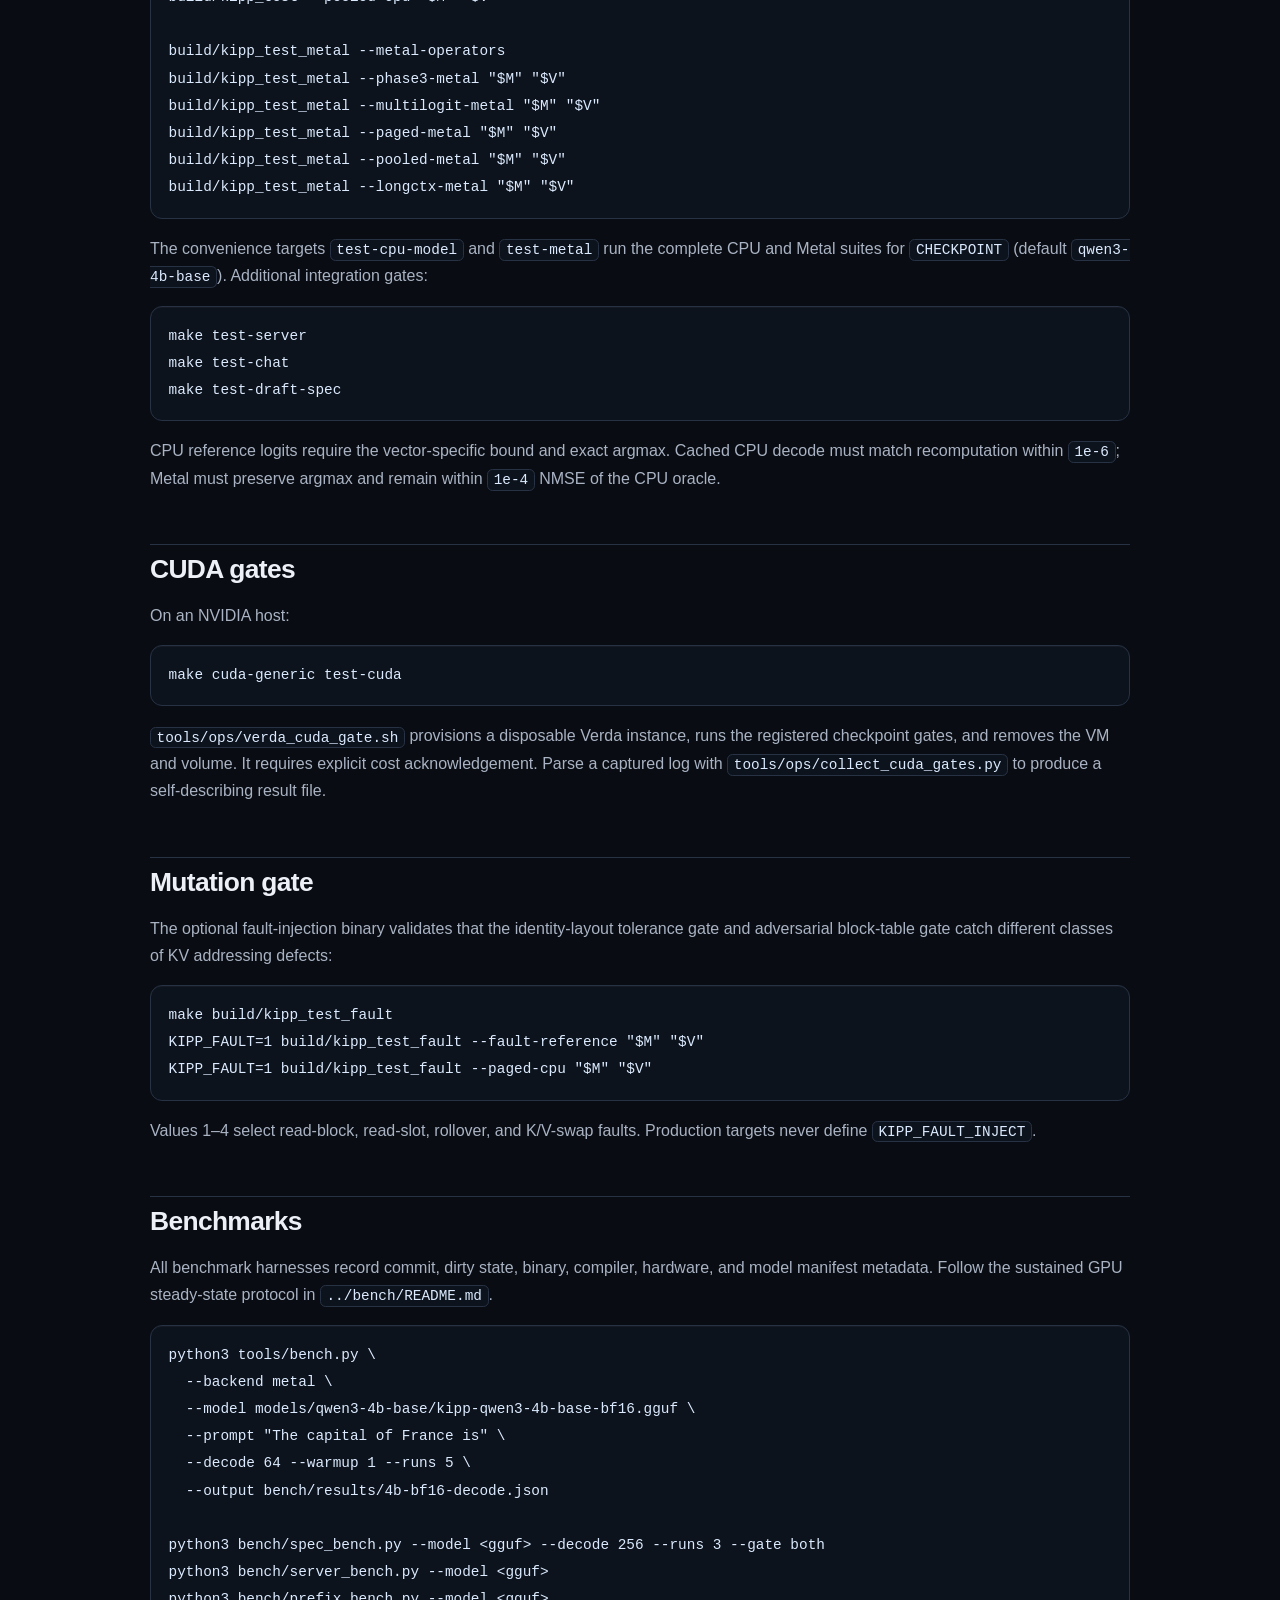
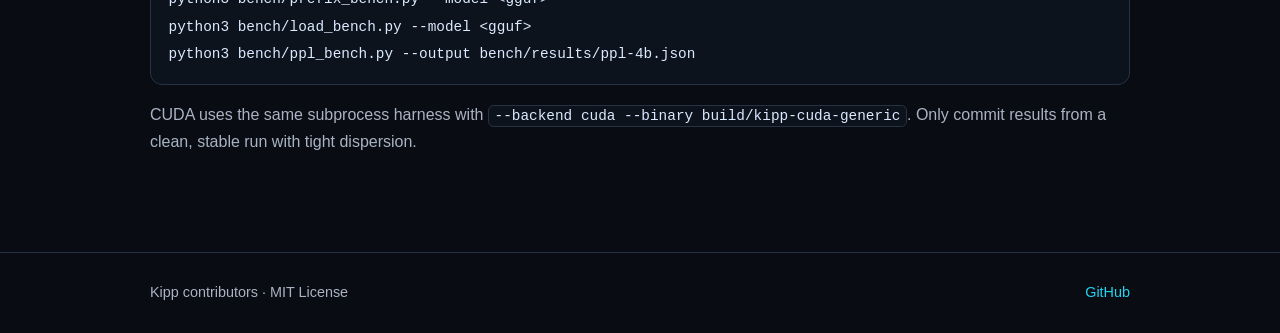
<file: docs/reproducing.html>
<!doctype html>
<html lang="en">
<head>
  <meta charset="utf-8">
  <meta name="viewport" content="width=device-width, initial-scale=1">
  <title>Reproducing — Kipp</title>
  <meta name="description" content="Build, correctness-gate, and benchmark reproduction commands.">
  <link rel="stylesheet" href="assets/site.css">
</head>
<body>
  <header class="site-header">
    <div class="wrap header-content">
      <a class="brand" href="index.html">
        <span class="brand-mark"></span>
        Kipp
      </a>
      <nav aria-label="Primary"><a href="index.html">Home</a>
        <a href="architecture.html">Architecture</a>
        <a href="roadmap.html">Roadmap</a>
        <a href="model-support.html">Models</a>
        <a href="benchmarks.html">Benchmarks</a>
        <a href="reproducing.html" aria-current="page">Reproduce</a>
        <a href="releasing.html">Releases</a>
        <a href="research/inspiration-notes.html">Research</a>
        <a href="contributing.html">Contributing</a></nav>
    </div>
  </header>
  <main class="wrap content">
<h1>Reproducing Kipp</h1>
<p>This guide covers builds, correctness gates, and benchmark reproduction.
Benchmark claims in <code>BENCHMARKS.md</code> trace to committed JSON records under
<code>bench/results/</code>.</p>
<h2>Requirements</h2>
<ul>
<li><strong>CPU:</strong> a C11 compiler (<code>clang</code> or <code>gcc</code>), <code>make</code>, and Python 3.12+</li>
<li><strong>Apple Metal:</strong> Apple Silicon with the Xcode command-line tools</li>
<li><strong>NVIDIA CUDA:</strong> <code>nvcc</code> from CUDA 12.x or newer</li>
<li><strong>Tooling:</strong> <a href="https://docs.astral.sh/uv/"><code>uv</code></a> for the locked Python
environment</li>
<li><strong>Model artifacts:</strong> converted pinned Qwen3 checkpoints under <code>models/</code></li>
</ul>
<p>Model weights are downloaded by <code>tools/download_model.sh</code> and converted by
<code>tools/convert_to_gguf.py</code>. They are intentionally not committed. The pinned
<code>qwen3-4b-base</code> golden vectors live under <code>tests/test-vectors/</code>.</p>
<h2>Build</h2>
<pre><code class="language-bash">make cpu             # scalar CPU reference CLI
make server          # CPU server
make metal           # Apple Metal CLI
make server-metal    # Apple Metal server
make cuda-generic    # portable NVIDIA CUDA CLI
make server-cuda     # portable NVIDIA CUDA server
make cuda-spark      # NVIDIA DGX Spark (sm_121)
</code></pre>
<p>Backend selection is explicit. A backend initialization or compilation
failure is fatal; Kipp never silently falls back to CPU.</p>
<h2>Model-free gates</h2>
<pre><code class="language-bash">make test            # native units, tooling tests, docs drift
make test-sanitize   # ASan + UBSan
make docs-check      # generated HTML matches canonical Markdown
</code></pre>
<h2>Model-backed CPU and Metal gates</h2>
<p>For a quick local gate, run the built test binaries against an existing GGUF
and vector directory. Avoid the <code>vectors</code> target unless you intend to
download, convert, and regenerate the multi-gigabyte artifact.</p>
<pre><code class="language-bash">M=models/qwen3-4b-base/kipp-qwen3-4b-base-bf16.gguf
V=tests/test-vectors/qwen3-4b-base

build/kipp_test --model &quot;$M&quot; &quot;$V&quot;
build/kipp_test --phase2-model &quot;$M&quot; &quot;$V&quot;
build/kipp_test --multilogit &quot;$M&quot; &quot;$V&quot;
build/kipp_test --paged-cpu &quot;$M&quot; &quot;$V&quot;
build/kipp_test --pooled-cpu &quot;$M&quot; &quot;$V&quot;

build/kipp_test_metal --metal-operators
build/kipp_test_metal --phase3-metal &quot;$M&quot; &quot;$V&quot;
build/kipp_test_metal --multilogit-metal &quot;$M&quot; &quot;$V&quot;
build/kipp_test_metal --paged-metal &quot;$M&quot; &quot;$V&quot;
build/kipp_test_metal --pooled-metal &quot;$M&quot; &quot;$V&quot;
build/kipp_test_metal --longctx-metal &quot;$M&quot; &quot;$V&quot;
</code></pre>
<p>The convenience targets <code>test-cpu-model</code> and <code>test-metal</code> run the complete
CPU and Metal suites for <code>CHECKPOINT</code> (default <code>qwen3-4b-base</code>).
Additional integration gates:</p>
<pre><code class="language-bash">make test-server
make test-chat
make test-draft-spec
</code></pre>
<p>CPU reference logits require the vector-specific bound and exact argmax.
Cached CPU decode must match recomputation within <code>1e-6</code>; Metal must preserve
argmax and remain within <code>1e-4</code> NMSE of the CPU oracle.</p>
<h2>CUDA gates</h2>
<p>On an NVIDIA host:</p>
<pre><code class="language-bash">make cuda-generic test-cuda
</code></pre>
<p><code>tools/ops/verda_cuda_gate.sh</code> provisions a disposable Verda instance,
runs the registered checkpoint gates, and removes the VM and volume. It
requires explicit cost acknowledgement. Parse a captured log with
<code>tools/ops/collect_cuda_gates.py</code> to produce a self-describing result file.</p>
<h2>Mutation gate</h2>
<p>The optional fault-injection binary validates that the identity-layout
tolerance gate and adversarial block-table gate catch different classes of
KV addressing defects:</p>
<pre><code class="language-bash">make build/kipp_test_fault
KIPP_FAULT=1 build/kipp_test_fault --fault-reference &quot;$M&quot; &quot;$V&quot;
KIPP_FAULT=1 build/kipp_test_fault --paged-cpu &quot;$M&quot; &quot;$V&quot;
</code></pre>
<p>Values 1–4 select read-block, read-slot, rollover, and K/V-swap faults.
Production targets never define <code>KIPP_FAULT_INJECT</code>.</p>
<h2>Benchmarks</h2>
<p>All benchmark harnesses record commit, dirty state, binary, compiler,
hardware, and model manifest metadata. Follow the sustained GPU steady-state
protocol in <a href="https://github.com/Polished-Snow/Kipp/blob/main/bench/README.md"><code>../bench/README.md</code></a>.</p>
<pre><code class="language-bash">python3 tools/bench.py \
  --backend metal \
  --model models/qwen3-4b-base/kipp-qwen3-4b-base-bf16.gguf \
  --prompt &quot;The capital of France is&quot; \
  --decode 64 --warmup 1 --runs 5 \
  --output bench/results/4b-bf16-decode.json

python3 bench/spec_bench.py --model &lt;gguf&gt; --decode 256 --runs 3 --gate both
python3 bench/server_bench.py --model &lt;gguf&gt;
python3 bench/prefix_bench.py --model &lt;gguf&gt;
python3 bench/load_bench.py --model &lt;gguf&gt;
python3 bench/ppl_bench.py --output bench/results/ppl-4b.json
</code></pre>
<p>CUDA uses the same subprocess harness with <code>--backend cuda --binary build/kipp-cuda-generic</code>. Only commit results from a clean, stable run with
tight dispersion.</p>
  </main>
  <footer class="site-footer">
    <div class="wrap footer-content">
      <span>Kipp contributors · MIT License</span>
      <a href="https://github.com/Polished-Snow/Kipp">GitHub</a>
    </div>
  </footer>
</body>
</html>
</file>
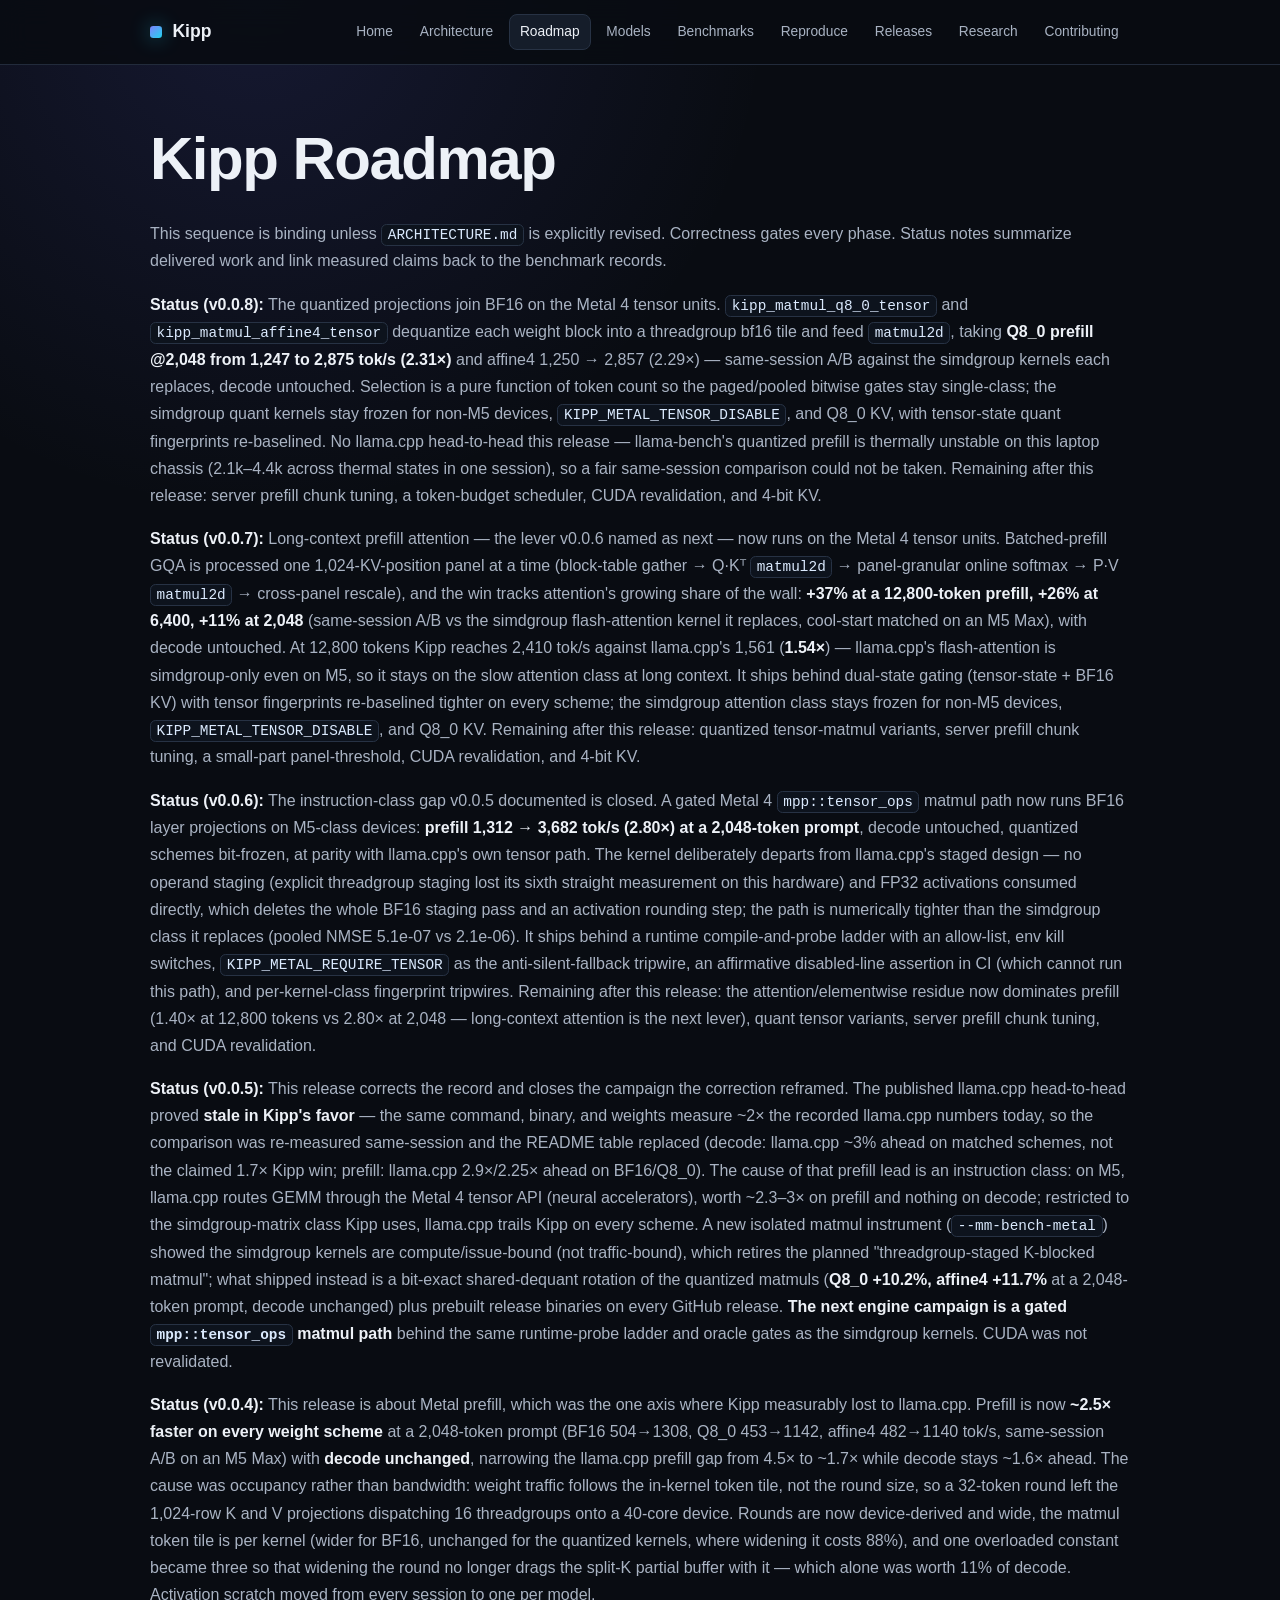
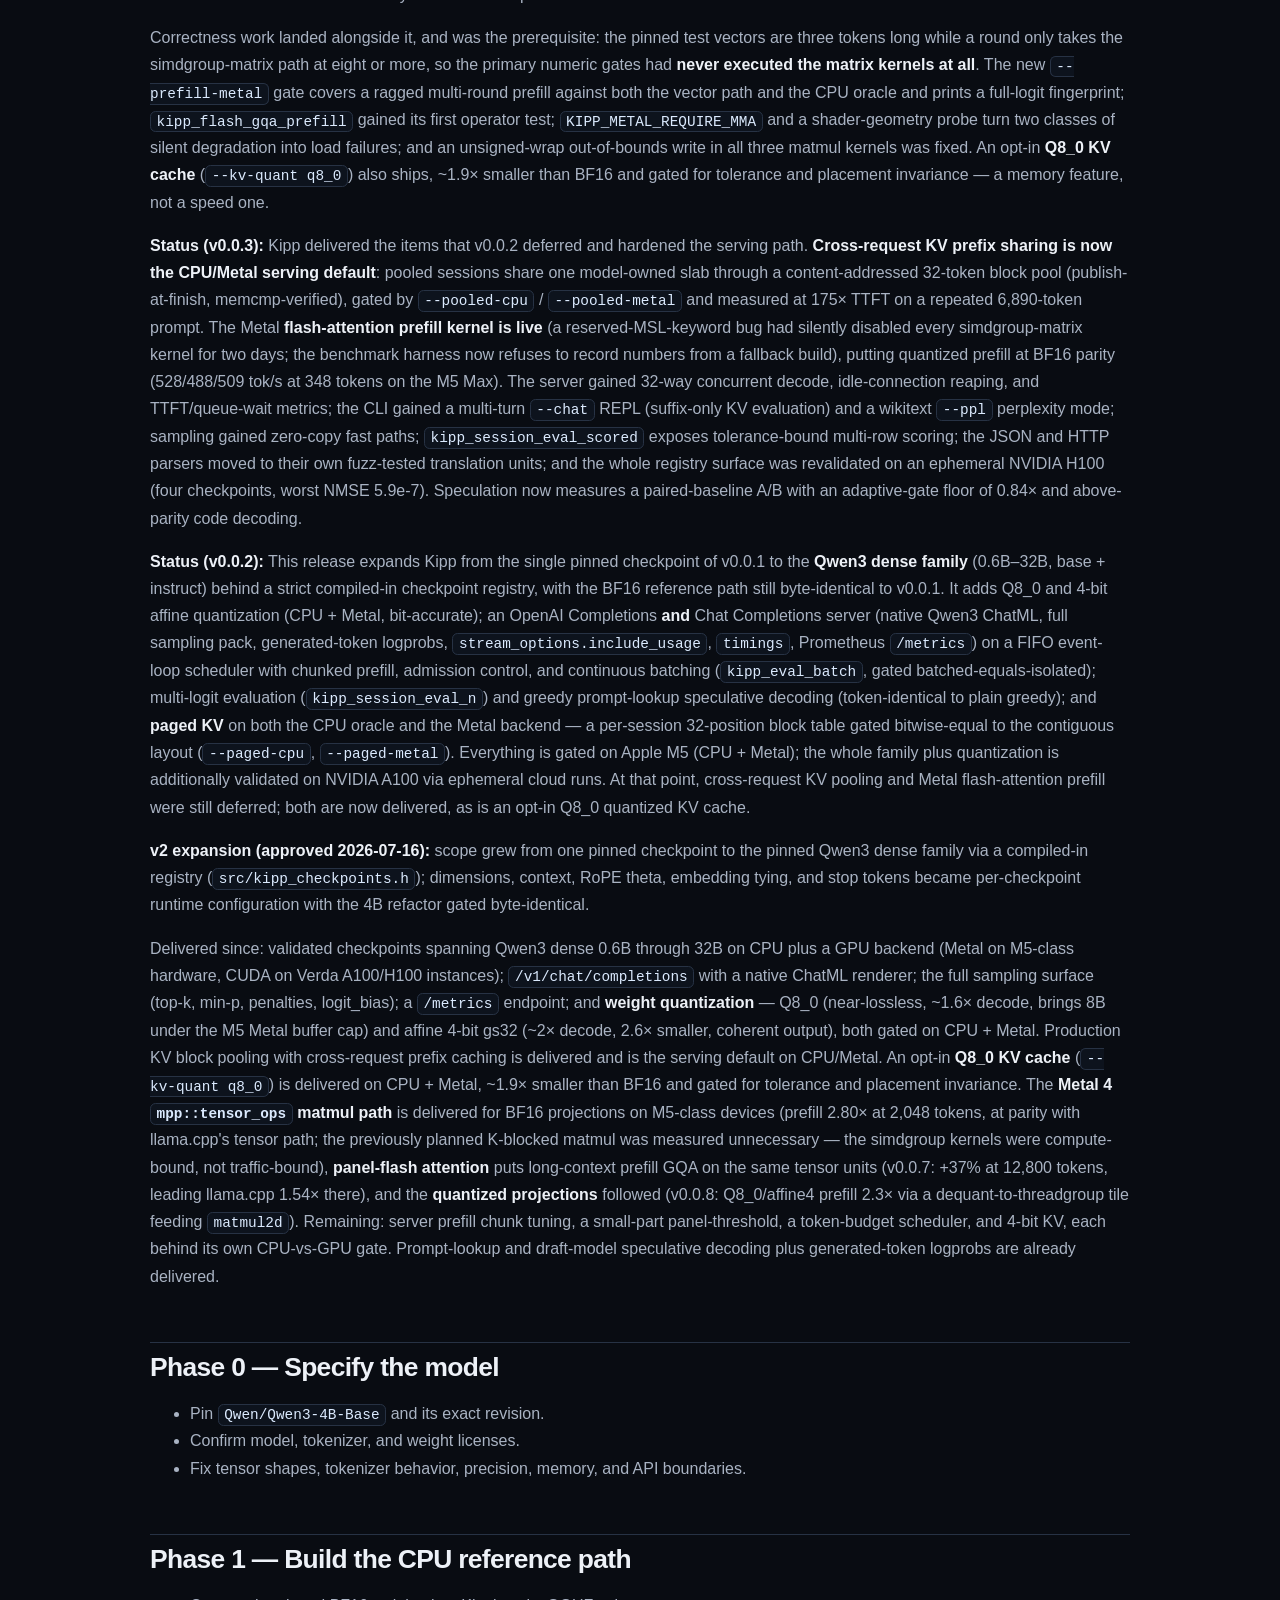
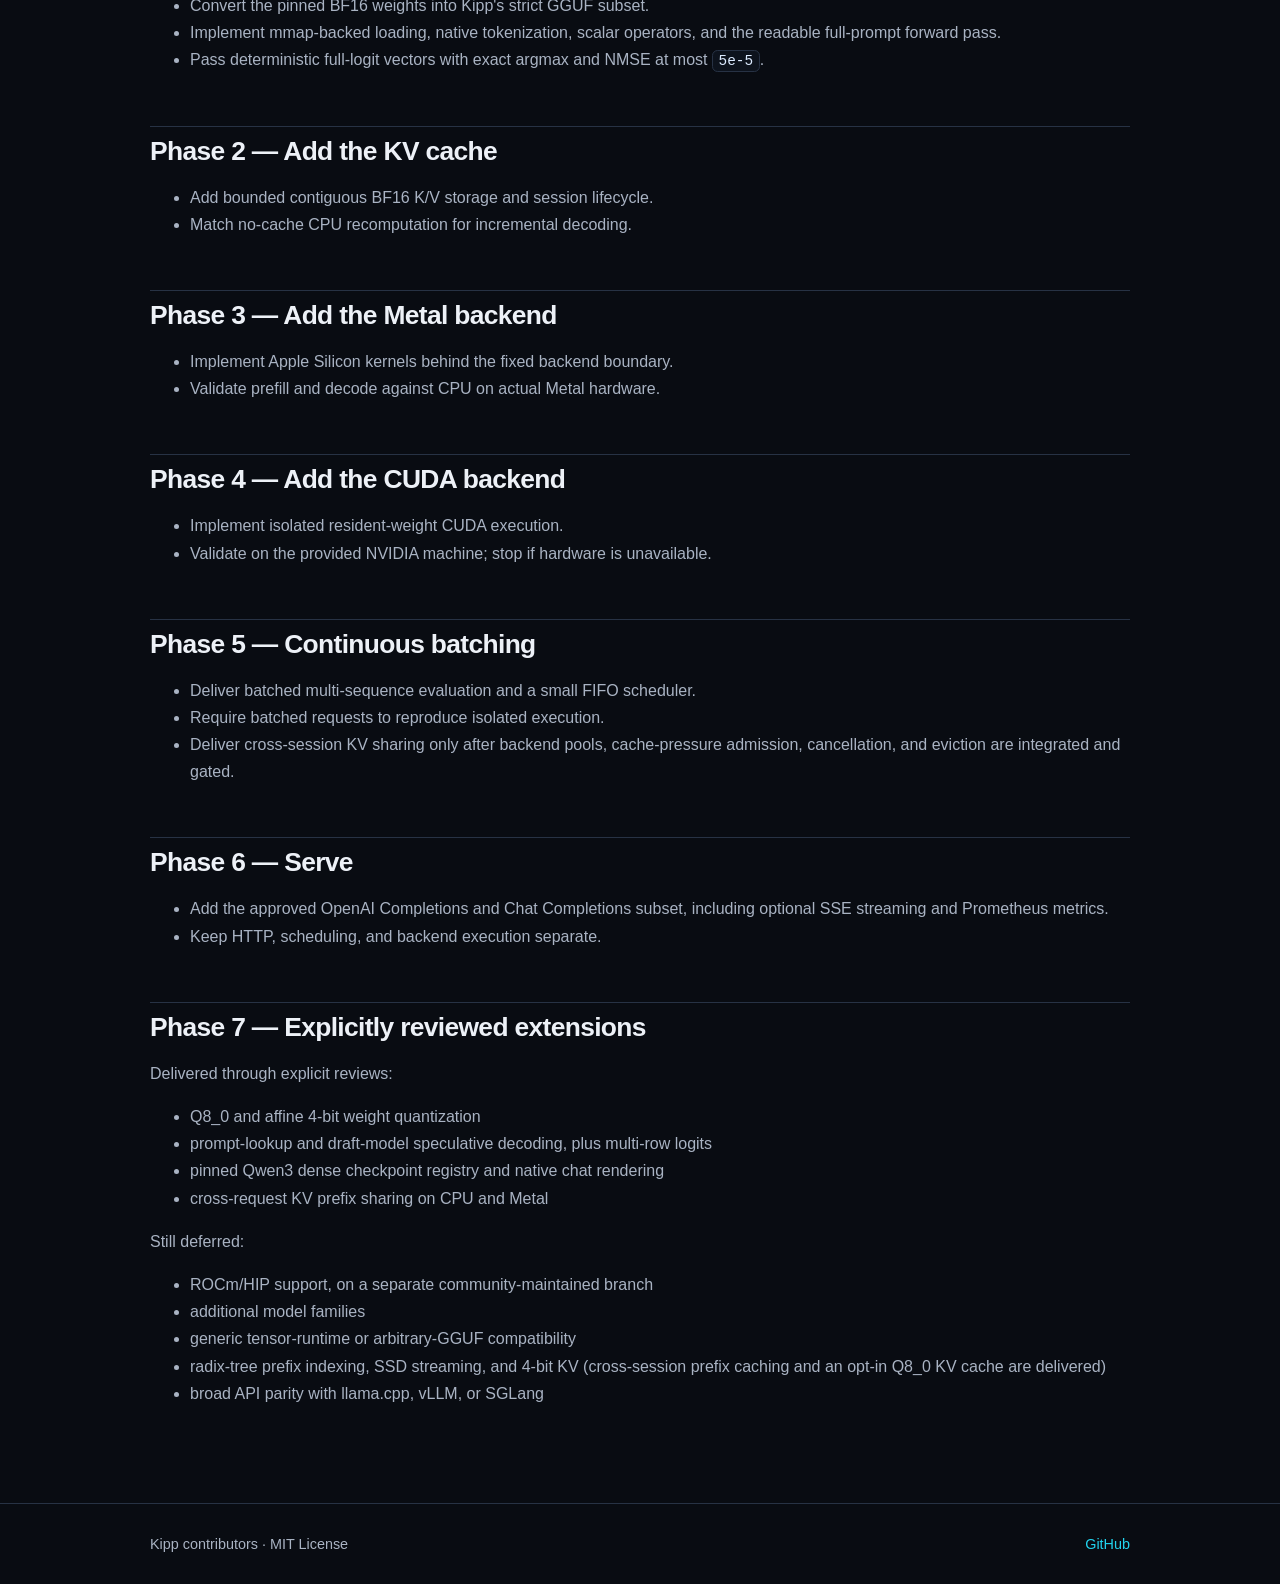
<file: docs/roadmap.html>
<!doctype html>
<html lang="en">
<head>
  <meta charset="utf-8">
  <meta name="viewport" content="width=device-width, initial-scale=1">
  <title>Roadmap — Kipp</title>
  <meta name="description" content="Correctness-gated implementation phases and delivered extensions.">
  <link rel="stylesheet" href="assets/site.css">
</head>
<body>
  <header class="site-header">
    <div class="wrap header-content">
      <a class="brand" href="index.html">
        <span class="brand-mark"></span>
        Kipp
      </a>
      <nav aria-label="Primary"><a href="index.html">Home</a>
        <a href="architecture.html">Architecture</a>
        <a href="roadmap.html" aria-current="page">Roadmap</a>
        <a href="model-support.html">Models</a>
        <a href="benchmarks.html">Benchmarks</a>
        <a href="reproducing.html">Reproduce</a>
        <a href="releasing.html">Releases</a>
        <a href="research/inspiration-notes.html">Research</a>
        <a href="contributing.html">Contributing</a></nav>
    </div>
  </header>
  <main class="wrap content">
<h1>Kipp Roadmap</h1>
<p>This sequence is binding unless <code>ARCHITECTURE.md</code> is explicitly revised.
Correctness gates every phase. Status notes summarize delivered work and
link measured claims back to the benchmark records.</p>
<p><strong>Status (v0.0.8):</strong> The quantized projections join BF16 on the Metal 4
tensor units. <code>kipp_matmul_q8_0_tensor</code> and <code>kipp_matmul_affine4_tensor</code>
dequantize each weight block into a threadgroup bf16 tile and feed
<code>matmul2d</code>, taking <strong>Q8_0 prefill @2,048 from 1,247 to 2,875 tok/s (2.31×)</strong>
and affine4 1,250 → 2,857 (2.29×) — same-session A/B against the simdgroup
kernels each replaces, decode untouched. Selection is a pure function of
token count so the paged/pooled bitwise gates stay single-class; the
simdgroup quant kernels stay frozen for non-M5 devices,
<code>KIPP_METAL_TENSOR_DISABLE</code>, and Q8_0 KV, with tensor-state quant
fingerprints re-baselined. No llama.cpp head-to-head this release —
llama-bench's quantized prefill is thermally unstable on this laptop chassis
(2.1k–4.4k across thermal states in one session), so a fair same-session
comparison could not be taken. Remaining after this release: server prefill
chunk tuning, a token-budget scheduler, CUDA revalidation, and 4-bit KV.</p>
<p><strong>Status (v0.0.7):</strong> Long-context prefill attention — the lever v0.0.6
named as next — now runs on the Metal 4 tensor units. Batched-prefill GQA
is processed one 1,024-KV-position panel at a time (block-table gather →
Q·Kᵀ <code>matmul2d</code> → panel-granular online softmax → P·V <code>matmul2d</code> →
cross-panel rescale), and the win tracks attention's growing share of the
wall: <strong>+37% at a 12,800-token prefill, +26% at 6,400, +11% at 2,048</strong>
(same-session A/B vs the simdgroup flash-attention kernel it replaces,
cool-start matched on an M5 Max), with decode untouched. At 12,800 tokens
Kipp reaches 2,410 tok/s against llama.cpp's 1,561 (<strong>1.54×</strong>) — llama.cpp's
flash-attention is simdgroup-only even on M5, so it stays on the slow
attention class at long context. It ships behind dual-state gating
(tensor-state + BF16 KV) with tensor fingerprints re-baselined tighter on
every scheme; the simdgroup attention class stays frozen for non-M5
devices, <code>KIPP_METAL_TENSOR_DISABLE</code>, and Q8_0 KV. Remaining after this
release: quantized tensor-matmul variants, server prefill chunk tuning, a
small-part panel-threshold, CUDA revalidation, and 4-bit KV.</p>
<p><strong>Status (v0.0.6):</strong> The instruction-class gap v0.0.5 documented is closed.
A gated Metal 4 <code>mpp::tensor_ops</code> matmul path now runs BF16 layer
projections on M5-class devices: <strong>prefill 1,312 → 3,682 tok/s (2.80×) at a
2,048-token prompt</strong>, decode untouched, quantized schemes bit-frozen, at
parity with llama.cpp's own tensor path. The kernel deliberately departs
from llama.cpp's staged design — no operand staging (explicit threadgroup
staging lost its sixth straight measurement on this hardware) and FP32
activations consumed directly, which deletes the whole BF16 staging pass
and an activation rounding step; the path is numerically tighter than the
simdgroup class it replaces (pooled NMSE 5.1e-07 vs 2.1e-06). It ships
behind a runtime compile-and-probe ladder with an allow-list, env kill
switches, <code>KIPP_METAL_REQUIRE_TENSOR</code> as the anti-silent-fallback tripwire,
an affirmative disabled-line assertion in CI (which cannot run this path),
and per-kernel-class fingerprint tripwires. Remaining after this release:
the attention/elementwise residue now dominates prefill (1.40× at 12,800
tokens vs 2.80× at 2,048 — long-context attention is the next lever),
quant tensor variants, server prefill chunk tuning, and CUDA revalidation.</p>
<p><strong>Status (v0.0.5):</strong> This release corrects the record and closes the campaign
the correction reframed. The published llama.cpp head-to-head proved <strong>stale
in Kipp's favor</strong> — the same command, binary, and weights measure ~2× the
recorded llama.cpp numbers today, so the comparison was re-measured
same-session and the README table replaced (decode: llama.cpp ~3% ahead on
matched schemes, not the claimed 1.7× Kipp win; prefill: llama.cpp
2.9×/2.25× ahead on BF16/Q8_0). The cause of that prefill lead is an instruction class: on M5,
llama.cpp routes GEMM through the Metal 4 tensor API (neural accelerators),
worth ~2.3–3× on prefill and nothing on decode; restricted to the
simdgroup-matrix class Kipp uses, llama.cpp trails Kipp on every scheme. A
new isolated matmul instrument (<code>--mm-bench-metal</code>) showed the simdgroup
kernels are compute/issue-bound (not traffic-bound), which retires the
planned &quot;threadgroup-staged K-blocked matmul&quot;; what shipped instead is a
bit-exact shared-dequant rotation of the quantized matmuls (<strong>Q8_0 +10.2%,
affine4 +11.7%</strong> at a 2,048-token prompt, decode unchanged) plus prebuilt
release binaries on every GitHub release. <strong>The next engine campaign is a
gated <code>mpp::tensor_ops</code> matmul path</strong> behind the same runtime-probe ladder
and oracle gates as the simdgroup kernels. CUDA was not revalidated.</p>
<p><strong>Status (v0.0.4):</strong> This release is about Metal prefill, which was the one
axis where Kipp measurably lost to llama.cpp. Prefill is now <strong>~2.5× faster on
every weight scheme</strong> at a 2,048-token prompt (BF16 504→1308, Q8_0 453→1142,
affine4 482→1140 tok/s, same-session A/B on an M5 Max) with <strong>decode unchanged</strong>,
narrowing the llama.cpp prefill gap from 4.5× to ~1.7× while decode stays ~1.6×
ahead. The cause was occupancy rather than bandwidth: weight traffic follows the
in-kernel token tile, not the round size, so a 32-token round left the 1,024-row
K and V projections dispatching 16 threadgroups onto a 40-core device. Rounds are
now device-derived and wide, the matmul token tile is per kernel (wider for BF16,
unchanged for the quantized kernels, where widening it costs 88%), and one
overloaded constant became three so that widening the round no longer drags the
split-K partial buffer with it — which alone was worth 11% of decode. Activation
scratch moved from every session to one per model.</p>
<p>Correctness work landed alongside it, and was the prerequisite: the pinned test
vectors are three tokens long while a round only takes the simdgroup-matrix path
at eight or more, so the primary numeric gates had <strong>never executed the matrix
kernels at all</strong>. The new <code>--prefill-metal</code> gate covers a ragged multi-round
prefill against both the vector path and the CPU oracle and prints a full-logit
fingerprint; <code>kipp_flash_gqa_prefill</code> gained its first operator test;
<code>KIPP_METAL_REQUIRE_MMA</code> and a shader-geometry probe turn two classes of silent
degradation into load failures; and an unsigned-wrap out-of-bounds write in all
three matmul kernels was fixed. An opt-in <strong>Q8_0 KV cache</strong> (<code>--kv-quant q8_0</code>)
also ships, ~1.9× smaller than BF16 and gated for tolerance and placement
invariance — a memory feature, not a speed one.</p>
<p><strong>Status (v0.0.3):</strong> Kipp delivered the items that v0.0.2 deferred and
hardened the serving path. <strong>Cross-request
KV prefix sharing is now the CPU/Metal serving default</strong>: pooled sessions
share one model-owned slab through a content-addressed 32-token block pool
(publish-at-finish, memcmp-verified), gated by <code>--pooled-cpu</code> /
<code>--pooled-metal</code> and measured at 175× TTFT on a repeated 6,890-token
prompt. The Metal <strong>flash-attention prefill kernel is live</strong> (a
reserved-MSL-keyword bug had silently disabled every simdgroup-matrix
kernel for two days; the benchmark harness now refuses to record numbers
from a fallback build), putting quantized prefill at BF16 parity
(528/488/509 tok/s at 348 tokens on the M5 Max). The server gained 32-way
concurrent decode, idle-connection reaping, and TTFT/queue-wait metrics;
the CLI gained a multi-turn <code>--chat</code> REPL (suffix-only KV evaluation) and
a wikitext <code>--ppl</code> perplexity mode; sampling gained zero-copy fast paths;
<code>kipp_session_eval_scored</code> exposes tolerance-bound multi-row scoring; the
JSON and HTTP parsers moved to their own fuzz-tested translation units;
and the whole registry surface was revalidated on an ephemeral NVIDIA
H100 (four checkpoints, worst NMSE 5.9e-7). Speculation now measures a
paired-baseline A/B with an adaptive-gate floor of 0.84× and above-parity
code decoding.</p>
<p><strong>Status (v0.0.2):</strong> This release expands Kipp from the single pinned
checkpoint of v0.0.1 to the <strong>Qwen3 dense family</strong> (0.6B–32B, base +
instruct) behind a strict compiled-in checkpoint registry, with the BF16
reference path still byte-identical to v0.0.1. It adds Q8_0 and 4-bit affine
quantization (CPU + Metal, bit-accurate); an OpenAI Completions <strong>and</strong> Chat
Completions server (native Qwen3 ChatML, full sampling pack, generated-token
logprobs, <code>stream_options.include_usage</code>, <code>timings</code>, Prometheus <code>/metrics</code>)
on a FIFO event-loop scheduler with chunked prefill, admission control, and
continuous batching (<code>kipp_eval_batch</code>, gated batched-equals-isolated);
multi-logit evaluation (<code>kipp_session_eval_n</code>) and greedy prompt-lookup
speculative decoding (token-identical to plain greedy); and <strong>paged KV</strong> on
both the CPU oracle and the Metal backend — a per-session 32-position block
table gated bitwise-equal to the contiguous layout (<code>--paged-cpu</code>,
<code>--paged-metal</code>). Everything is gated on Apple M5 (CPU + Metal); the whole
family plus quantization is additionally validated on NVIDIA A100 via
ephemeral cloud runs. At that point, cross-request KV pooling and Metal
flash-attention prefill were still deferred; both are now delivered, as is
an opt-in Q8_0 quantized KV cache.</p>
<p><strong>v2 expansion (approved 2026-07-16):</strong> scope grew from one pinned
checkpoint to the pinned Qwen3 dense family via a compiled-in registry
(<code>src/kipp_checkpoints.h</code>); dimensions, context, RoPE theta, embedding
tying, and stop tokens became per-checkpoint runtime configuration with the
4B refactor gated byte-identical.</p>
<p>Delivered since: validated checkpoints spanning Qwen3 dense 0.6B through
32B on CPU plus a GPU backend (Metal on M5-class hardware, CUDA on Verda
A100/H100 instances);
<code>/v1/chat/completions</code> with a native ChatML renderer; the full sampling
surface (top-k, min-p, penalties, logit_bias); a <code>/metrics</code> endpoint; and
<strong>weight quantization</strong> — Q8_0 (near-lossless, ~1.6× decode, brings 8B
under the M5 Metal buffer cap) and affine 4-bit gs32 (~2× decode, 2.6×
smaller, coherent output), both gated on CPU + Metal. Production KV block
pooling with cross-request prefix caching is delivered and is the serving
default on CPU/Metal. An opt-in <strong>Q8_0 KV cache</strong> (<code>--kv-quant q8_0</code>) is
delivered on CPU + Metal, ~1.9× smaller than BF16 and gated for tolerance
and placement invariance. The <strong>Metal 4 <code>mpp::tensor_ops</code> matmul path</strong> is
delivered for BF16 projections on M5-class devices (prefill 2.80× at 2,048
tokens, at parity with llama.cpp's tensor path; the previously planned
K-blocked matmul was measured unnecessary — the simdgroup kernels were
compute-bound, not traffic-bound), <strong>panel-flash attention</strong> puts
long-context prefill GQA on the same tensor units (v0.0.7: +37% at 12,800
tokens, leading llama.cpp 1.54× there), and the <strong>quantized projections</strong>
followed (v0.0.8: Q8_0/affine4 prefill 2.3× via a dequant-to-threadgroup
tile feeding <code>matmul2d</code>). Remaining: server prefill chunk tuning, a
small-part panel-threshold, a token-budget scheduler, and 4-bit KV, each
behind its own CPU-vs-GPU gate.
Prompt-lookup and draft-model speculative decoding plus generated-token
logprobs are already delivered.</p>
<h2>Phase 0 — Specify the model</h2>
<ul>
<li>Pin <code>Qwen/Qwen3-4B-Base</code> and its exact revision.</li>
<li>Confirm model, tokenizer, and weight licenses.</li>
<li>Fix tensor shapes, tokenizer behavior, precision, memory, and API boundaries.</li>
</ul>
<h2>Phase 1 — Build the CPU reference path</h2>
<ul>
<li>Convert the pinned BF16 weights into Kipp's strict GGUF subset.</li>
<li>Implement mmap-backed loading, native tokenization, scalar operators, and
the readable full-prompt forward pass.</li>
<li>Pass deterministic full-logit vectors with exact argmax and NMSE at most
<code>5e-5</code>.</li>
</ul>
<h2>Phase 2 — Add the KV cache</h2>
<ul>
<li>Add bounded contiguous BF16 K/V storage and session lifecycle.</li>
<li>Match no-cache CPU recomputation for incremental decoding.</li>
</ul>
<h2>Phase 3 — Add the Metal backend</h2>
<ul>
<li>Implement Apple Silicon kernels behind the fixed backend boundary.</li>
<li>Validate prefill and decode against CPU on actual Metal hardware.</li>
</ul>
<h2>Phase 4 — Add the CUDA backend</h2>
<ul>
<li>Implement isolated resident-weight CUDA execution.</li>
<li>Validate on the provided NVIDIA machine; stop if hardware is unavailable.</li>
</ul>
<h2>Phase 5 — Continuous batching</h2>
<ul>
<li>Deliver batched multi-sequence evaluation and a small FIFO scheduler.</li>
<li>Require batched requests to reproduce isolated execution.</li>
<li>Deliver cross-session KV sharing only after backend pools, cache-pressure
admission, cancellation, and eviction are integrated and gated.</li>
</ul>
<h2>Phase 6 — Serve</h2>
<ul>
<li>Add the approved OpenAI Completions and Chat Completions subset, including
optional SSE streaming and Prometheus metrics.</li>
<li>Keep HTTP, scheduling, and backend execution separate.</li>
</ul>
<h2>Phase 7 — Explicitly reviewed extensions</h2>
<p>Delivered through explicit reviews:</p>
<ul>
<li>Q8_0 and affine 4-bit weight quantization</li>
<li>prompt-lookup and draft-model speculative decoding, plus multi-row logits</li>
<li>pinned Qwen3 dense checkpoint registry and native chat rendering</li>
<li>cross-request KV prefix sharing on CPU and Metal</li>
</ul>
<p>Still deferred:</p>
<ul>
<li>ROCm/HIP support, on a separate community-maintained branch</li>
<li>additional model families</li>
<li>generic tensor-runtime or arbitrary-GGUF compatibility</li>
<li>radix-tree prefix indexing, SSD streaming, and 4-bit KV
(cross-session prefix caching and an opt-in Q8_0 KV cache are delivered)</li>
<li>broad API parity with llama.cpp, vLLM, or SGLang</li>
</ul>
  </main>
  <footer class="site-footer">
    <div class="wrap footer-content">
      <span>Kipp contributors · MIT License</span>
      <a href="https://github.com/Polished-Snow/Kipp">GitHub</a>
    </div>
  </footer>
</body>
</html>
</file>
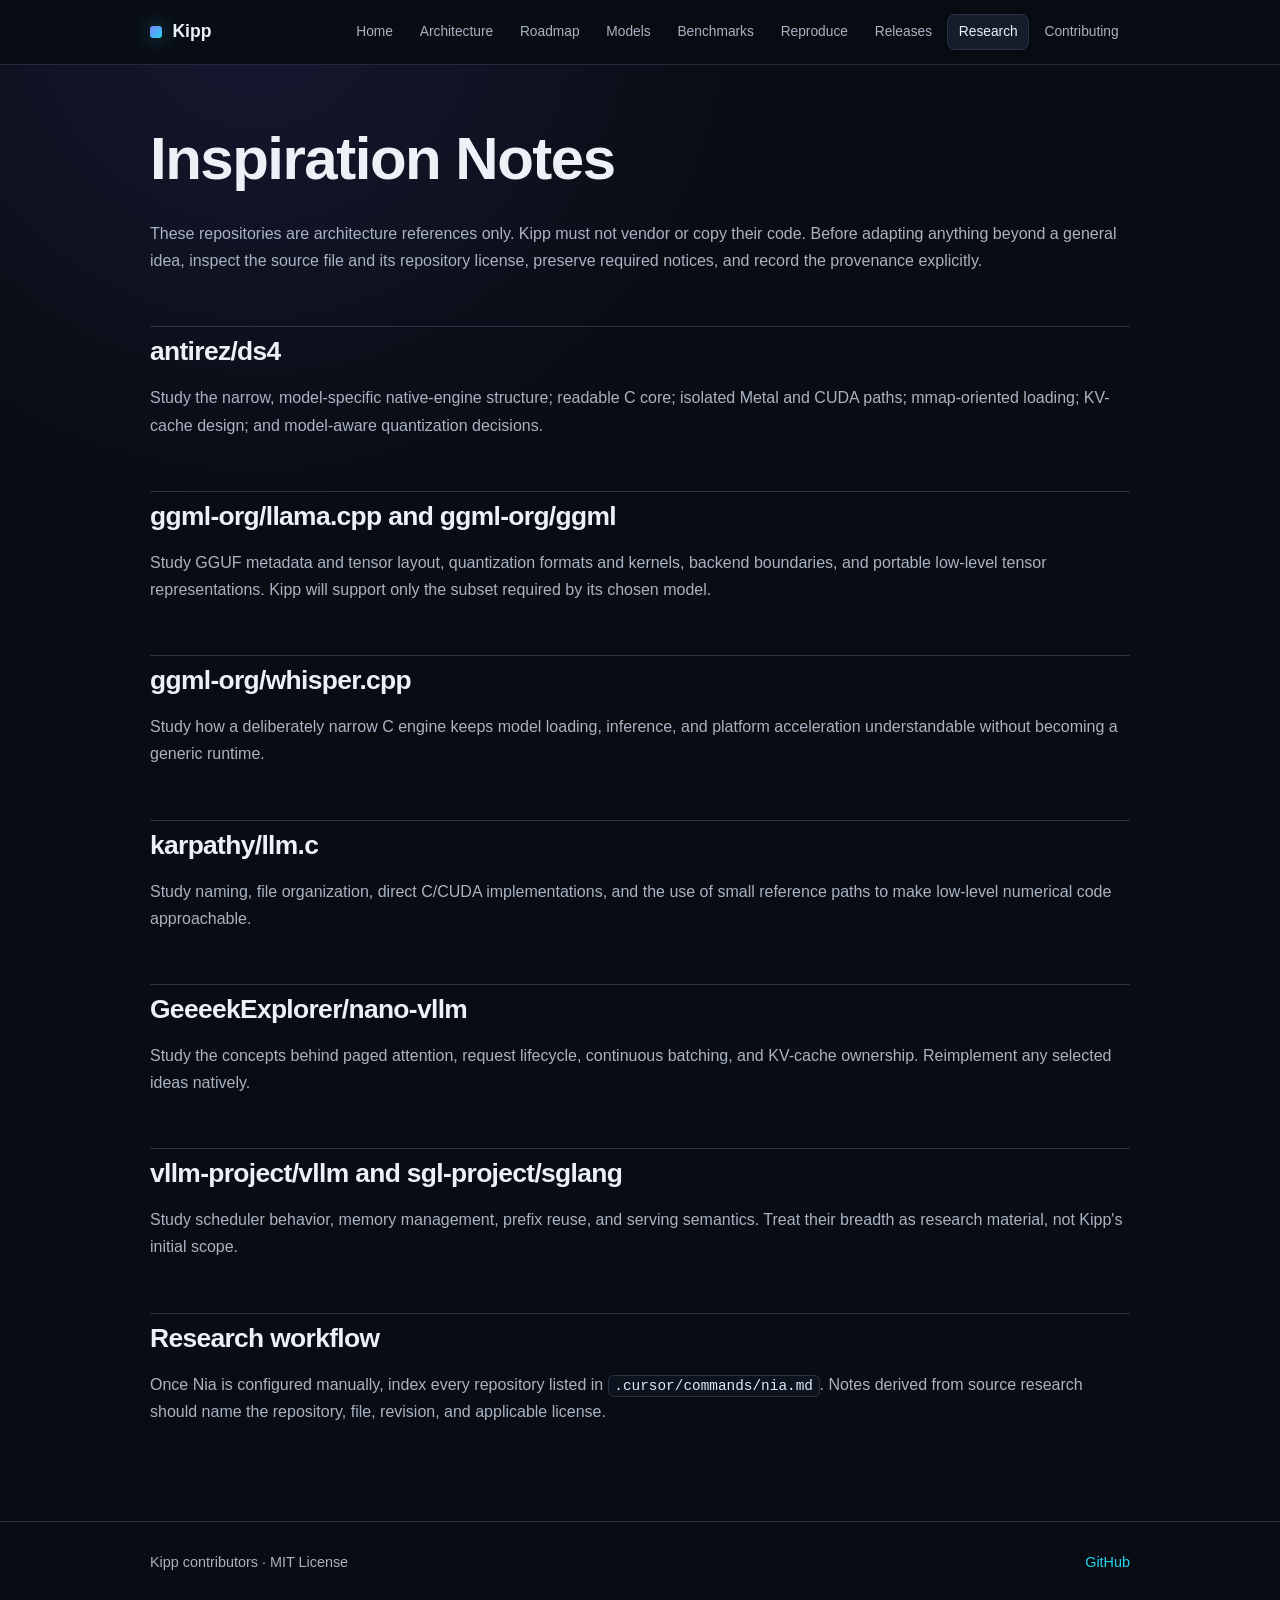
<file: docs/research/inspiration-notes.html>
<!doctype html>
<html lang="en">
<head>
  <meta charset="utf-8">
  <meta name="viewport" content="width=device-width, initial-scale=1">
  <title>Inspiration notes — Kipp</title>
  <meta name="description" content="Reference repositories and provenance rules.">
  <link rel="stylesheet" href="../assets/site.css">
</head>
<body>
  <header class="site-header">
    <div class="wrap header-content">
      <a class="brand" href="../index.html">
        <span class="brand-mark"></span>
        Kipp
      </a>
      <nav aria-label="Primary"><a href="../index.html">Home</a>
        <a href="../architecture.html">Architecture</a>
        <a href="../roadmap.html">Roadmap</a>
        <a href="../model-support.html">Models</a>
        <a href="../benchmarks.html">Benchmarks</a>
        <a href="../reproducing.html">Reproduce</a>
        <a href="../releasing.html">Releases</a>
        <a href="../research/inspiration-notes.html" aria-current="page">Research</a>
        <a href="../contributing.html">Contributing</a></nav>
    </div>
  </header>
  <main class="wrap content">
<h1>Inspiration Notes</h1>
<p>These repositories are architecture references only. Kipp must not vendor or
copy their code. Before adapting anything beyond a general idea, inspect the
source file and its repository license, preserve required notices, and record
the provenance explicitly.</p>
<h2>antirez/ds4</h2>
<p>Study the narrow, model-specific native-engine structure; readable C core;
isolated Metal and CUDA paths; mmap-oriented loading; KV-cache design; and
model-aware quantization decisions.</p>
<h2>ggml-org/llama.cpp and ggml-org/ggml</h2>
<p>Study GGUF metadata and tensor layout, quantization formats and kernels,
backend boundaries, and portable low-level tensor representations. Kipp will
support only the subset required by its chosen model.</p>
<h2>ggml-org/whisper.cpp</h2>
<p>Study how a deliberately narrow C engine keeps model loading, inference, and
platform acceleration understandable without becoming a generic runtime.</p>
<h2>karpathy/llm.c</h2>
<p>Study naming, file organization, direct C/CUDA implementations, and the use
of small reference paths to make low-level numerical code approachable.</p>
<h2>GeeeekExplorer/nano-vllm</h2>
<p>Study the concepts behind paged attention, request lifecycle, continuous
batching, and KV-cache ownership. Reimplement any selected ideas natively.</p>
<h2>vllm-project/vllm and sgl-project/sglang</h2>
<p>Study scheduler behavior, memory management, prefix reuse, and serving
semantics. Treat their breadth as research material, not Kipp's initial scope.</p>
<h2>Research workflow</h2>
<p>Once Nia is configured manually, index every repository listed in
<code>.cursor/commands/nia.md</code>. Notes derived from source research should name the
repository, file, revision, and applicable license.</p>
  </main>
  <footer class="site-footer">
    <div class="wrap footer-content">
      <span>Kipp contributors · MIT License</span>
      <a href="https://github.com/Polished-Snow/Kipp">GitHub</a>
    </div>
  </footer>
</body>
</html>
</file>
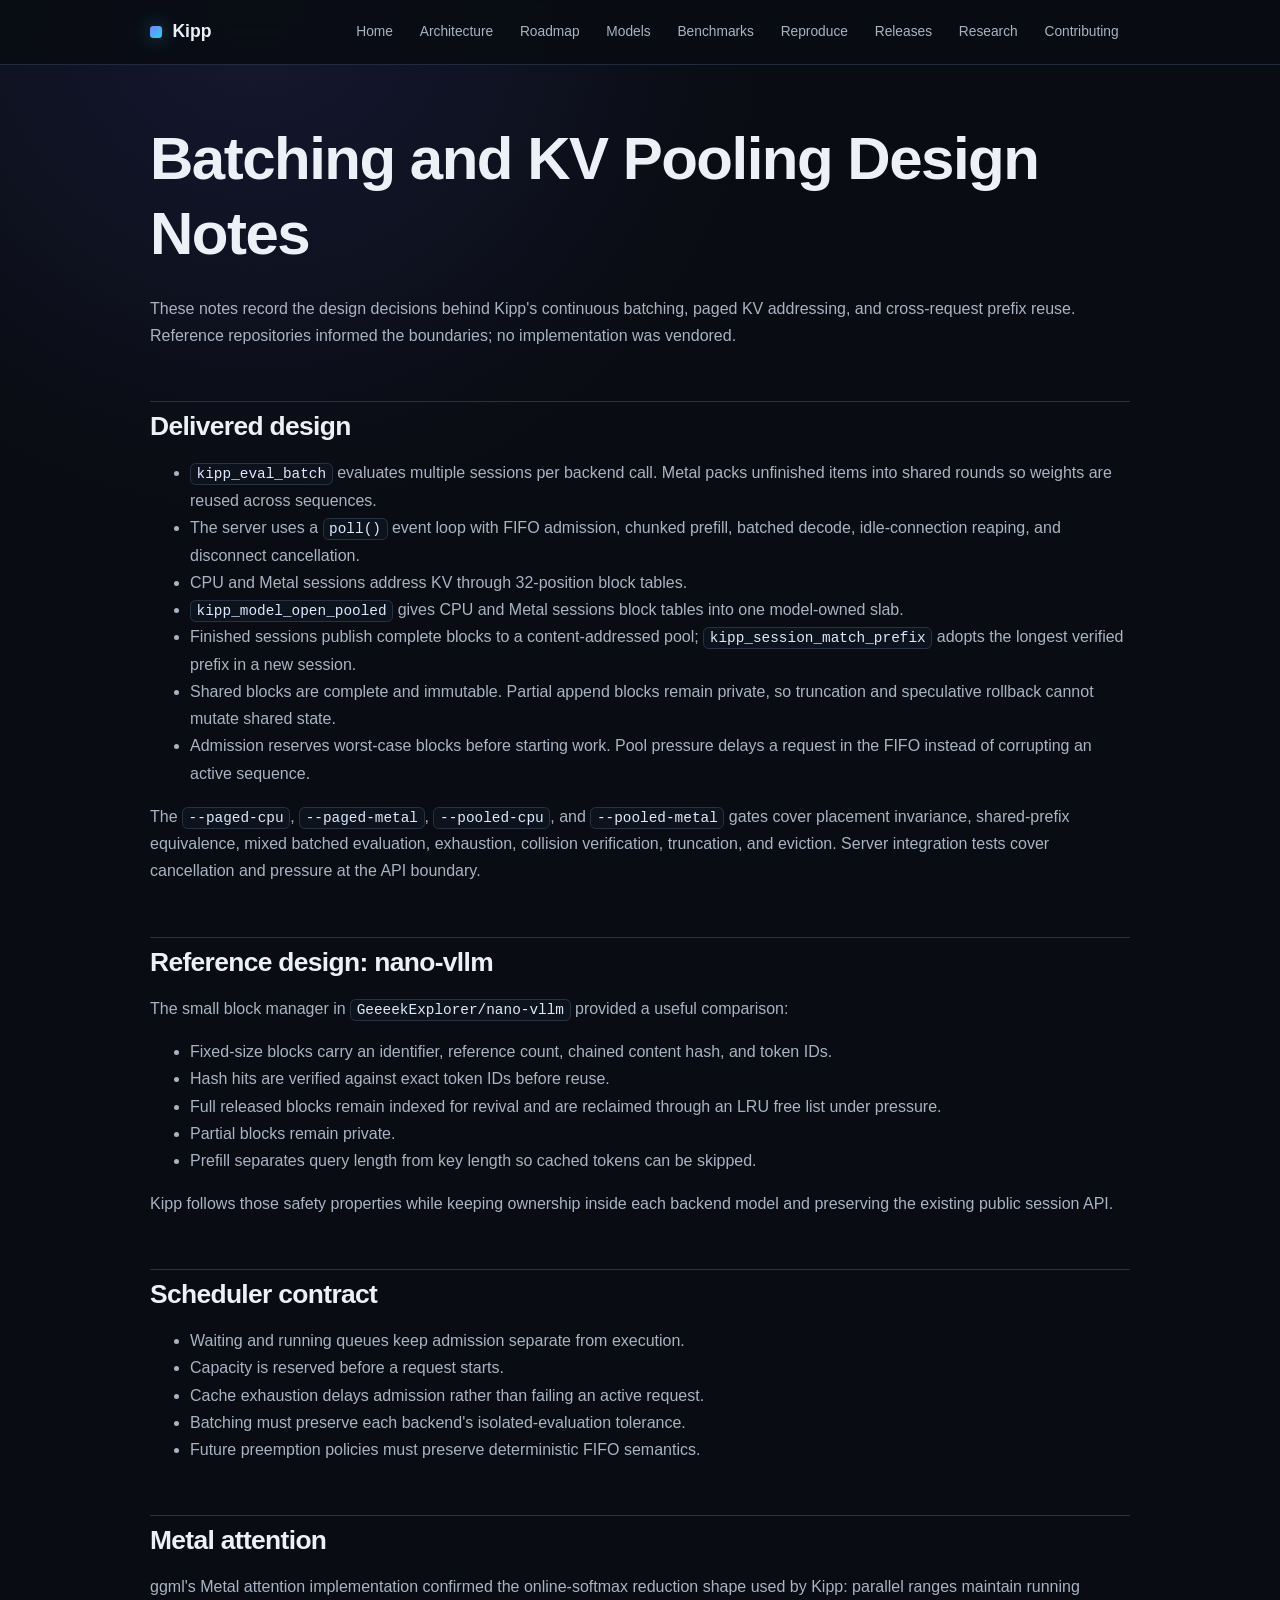
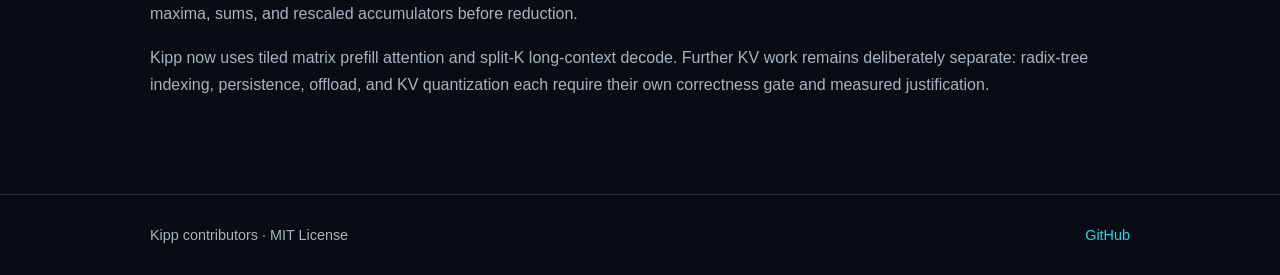
<file: docs/research/kv-pooling-notes.html>
<!doctype html>
<html lang="en">
<head>
  <meta charset="utf-8">
  <meta name="viewport" content="width=device-width, initial-scale=1">
  <title>Batching and KV research — Kipp</title>
  <meta name="description" content="Design decisions behind batching, paged KV, and prefix reuse.">
  <link rel="stylesheet" href="../assets/site.css">
</head>
<body>
  <header class="site-header">
    <div class="wrap header-content">
      <a class="brand" href="../index.html">
        <span class="brand-mark"></span>
        Kipp
      </a>
      <nav aria-label="Primary"><a href="../index.html">Home</a>
        <a href="../architecture.html">Architecture</a>
        <a href="../roadmap.html">Roadmap</a>
        <a href="../model-support.html">Models</a>
        <a href="../benchmarks.html">Benchmarks</a>
        <a href="../reproducing.html">Reproduce</a>
        <a href="../releasing.html">Releases</a>
        <a href="../research/inspiration-notes.html">Research</a>
        <a href="../contributing.html">Contributing</a></nav>
    </div>
  </header>
  <main class="wrap content">
<h1>Batching and KV Pooling Design Notes</h1>
<p>These notes record the design decisions behind Kipp's continuous batching,
paged KV addressing, and cross-request prefix reuse. Reference repositories
informed the boundaries; no implementation was vendored.</p>
<h2>Delivered design</h2>
<ul>
<li><code>kipp_eval_batch</code> evaluates multiple sessions per backend call. Metal packs
unfinished items into shared rounds so weights are reused across sequences.</li>
<li>The server uses a <code>poll()</code> event loop with FIFO admission, chunked prefill,
batched decode, idle-connection reaping, and disconnect cancellation.</li>
<li>CPU and Metal sessions address KV through 32-position block tables.</li>
<li><code>kipp_model_open_pooled</code> gives CPU and Metal sessions block tables into one
model-owned slab.</li>
<li>Finished sessions publish complete blocks to a content-addressed pool;
<code>kipp_session_match_prefix</code> adopts the longest verified prefix in a new
session.</li>
<li>Shared blocks are complete and immutable. Partial append blocks remain
private, so truncation and speculative rollback cannot mutate shared state.</li>
<li>Admission reserves worst-case blocks before starting work. Pool pressure
delays a request in the FIFO instead of corrupting an active sequence.</li>
</ul>
<p>The <code>--paged-cpu</code>, <code>--paged-metal</code>, <code>--pooled-cpu</code>, and <code>--pooled-metal</code>
gates cover placement invariance, shared-prefix equivalence, mixed batched
evaluation, exhaustion, collision verification, truncation, and eviction.
Server integration tests cover cancellation and pressure at the API boundary.</p>
<h2>Reference design: nano-vllm</h2>
<p>The small block manager in <code>GeeeekExplorer/nano-vllm</code> provided a useful
comparison:</p>
<ul>
<li>Fixed-size blocks carry an identifier, reference count, chained content
hash, and token IDs.</li>
<li>Hash hits are verified against exact token IDs before reuse.</li>
<li>Full released blocks remain indexed for revival and are reclaimed through
an LRU free list under pressure.</li>
<li>Partial blocks remain private.</li>
<li>Prefill separates query length from key length so cached tokens can be
skipped.</li>
</ul>
<p>Kipp follows those safety properties while keeping ownership inside each
backend model and preserving the existing public session API.</p>
<h2>Scheduler contract</h2>
<ul>
<li>Waiting and running queues keep admission separate from execution.</li>
<li>Capacity is reserved before a request starts.</li>
<li>Cache exhaustion delays admission rather than failing an active request.</li>
<li>Batching must preserve each backend's isolated-evaluation tolerance.</li>
<li>Future preemption policies must preserve deterministic FIFO semantics.</li>
</ul>
<h2>Metal attention</h2>
<p>ggml's Metal attention implementation confirmed the online-softmax reduction
shape used by Kipp: parallel ranges maintain running maxima, sums, and
rescaled accumulators before reduction.</p>
<p>Kipp now uses tiled matrix prefill attention and split-K long-context decode.
Further KV work remains deliberately separate: radix-tree indexing,
persistence, offload, and KV quantization each require their own correctness
gate and measured justification.</p>
  </main>
  <footer class="site-footer">
    <div class="wrap footer-content">
      <span>Kipp contributors · MIT License</span>
      <a href="https://github.com/Polished-Snow/Kipp">GitHub</a>
    </div>
  </footer>
</body>
</html>
</file>
<file: docs/assets/site.css>
:root {
  color-scheme: dark;
  --bg: #090c12;
  --panel: #111722;
  --panel-soft: #151d2a;
  --border: #273244;
  --text: #edf1f7;
  --muted: #a9b3c3;
  --accent: #7c83ff;
  --accent-strong: #22d3ee;
  --code: #0d131d;
}

* {
  box-sizing: border-box;
}

html {
  scroll-behavior: smooth;
}

body {
  margin: 0;
  background:
    radial-gradient(circle at 20% 0%, rgb(99 102 241 / 14%), transparent 32rem),
    var(--bg);
  color: var(--text);
  font: 16px/1.7 Inter, ui-sans-serif, -apple-system, BlinkMacSystemFont,
    "Segoe UI", sans-serif;
}

a {
  color: var(--accent-strong);
  text-decoration: none;
}

a:hover {
  text-decoration: underline;
}

.wrap {
  width: min(100% - 2rem, 980px);
  margin-inline: auto;
}

.site-header {
  position: sticky;
  top: 0;
  z-index: 10;
  border-bottom: 1px solid rgb(39 50 68 / 85%);
  background: rgb(9 12 18 / 88%);
  backdrop-filter: blur(14px);
}

.header-content,
.footer-content {
  display: flex;
  align-items: center;
  justify-content: space-between;
  gap: 1.25rem;
}

.header-content {
  min-height: 4rem;
}

.brand {
  display: inline-flex;
  align-items: center;
  gap: 0.65rem;
  color: var(--text);
  font-size: 1.1rem;
  font-weight: 800;
}

.brand:hover {
  text-decoration: none;
}

.brand-mark {
  width: 0.75rem;
  height: 0.75rem;
  border-radius: 0.2rem;
  background: linear-gradient(135deg, var(--accent), var(--accent-strong));
  box-shadow: 0 0 1.25rem rgb(34 211 238 / 45%);
}

nav {
  display: flex;
  flex-wrap: wrap;
  justify-content: flex-end;
  gap: 0.25rem;
}

nav a {
  padding: 0.35rem 0.65rem;
  border: 1px solid transparent;
  border-radius: 0.5rem;
  color: var(--muted);
  font-size: 0.86rem;
}

nav a:hover,
nav a[aria-current="page"] {
  border-color: var(--border);
  background: var(--panel-soft);
  color: var(--text);
  text-decoration: none;
}

.content {
  min-height: calc(100vh - 11rem);
  padding-block: 3.5rem 5rem;
}

.content > :first-child {
  margin-top: 0;
}

h1,
h2,
h3 {
  line-height: 1.25;
  letter-spacing: -0.025em;
}

h1 {
  margin: 0 0 1.5rem;
  font-size: clamp(2.25rem, 6vw, 3.75rem);
}

h2 {
  margin: 3.25rem 0 1rem;
  padding-top: 0.5rem;
  border-top: 1px solid var(--border);
  font-size: 1.65rem;
}

h3 {
  margin: 2rem 0 0.75rem;
  font-size: 1.2rem;
}

p,
li {
  color: var(--muted);
}

strong {
  color: var(--text);
}

blockquote {
  margin: 1.5rem 0;
  padding: 0.8rem 1rem;
  border-left: 3px solid var(--accent);
  border-radius: 0 0.6rem 0.6rem 0;
  background: rgb(99 102 241 / 8%);
}

blockquote p {
  margin: 0;
}

code,
pre {
  font-family: "SFMono-Regular", Consolas, "Liberation Mono", monospace;
}

code {
  padding: 0.12rem 0.35rem;
  border: 1px solid var(--border);
  border-radius: 0.35rem;
  background: var(--code);
  color: #dbeafe;
  font-size: 0.9em;
}

pre {
  overflow-x: auto;
  padding: 1rem 1.1rem;
  border: 1px solid var(--border);
  border-radius: 0.75rem;
  background: var(--code);
  box-shadow: inset 0 1px rgb(255 255 255 / 3%);
}

pre code {
  padding: 0;
  border: 0;
  background: transparent;
}

table {
  display: block;
  overflow-x: auto;
  width: 100%;
  margin: 1.5rem 0;
  border-spacing: 0;
  border: 1px solid var(--border);
  border-radius: 0.75rem;
}

th,
td {
  padding: 0.7rem 0.85rem;
  border-bottom: 1px solid var(--border);
  text-align: left;
  vertical-align: top;
}

th {
  background: var(--panel-soft);
  color: var(--text);
  font-size: 0.8rem;
  letter-spacing: 0.04em;
  text-transform: uppercase;
}

tr:last-child td {
  border-bottom: 0;
}

img {
  max-width: 100%;
}

hr {
  margin: 3rem 0;
  border: 0;
  border-top: 1px solid var(--border);
}

.site-footer {
  border-top: 1px solid var(--border);
  color: var(--muted);
}

.footer-content {
  min-height: 5rem;
  font-size: 0.9rem;
}

@media (max-width: 760px) {
  .header-content {
    align-items: flex-start;
    flex-direction: column;
    padding-block: 0.8rem;
  }

  nav {
    justify-content: flex-start;
  }

  .content {
    padding-top: 2.25rem;
  }
}
</file>
